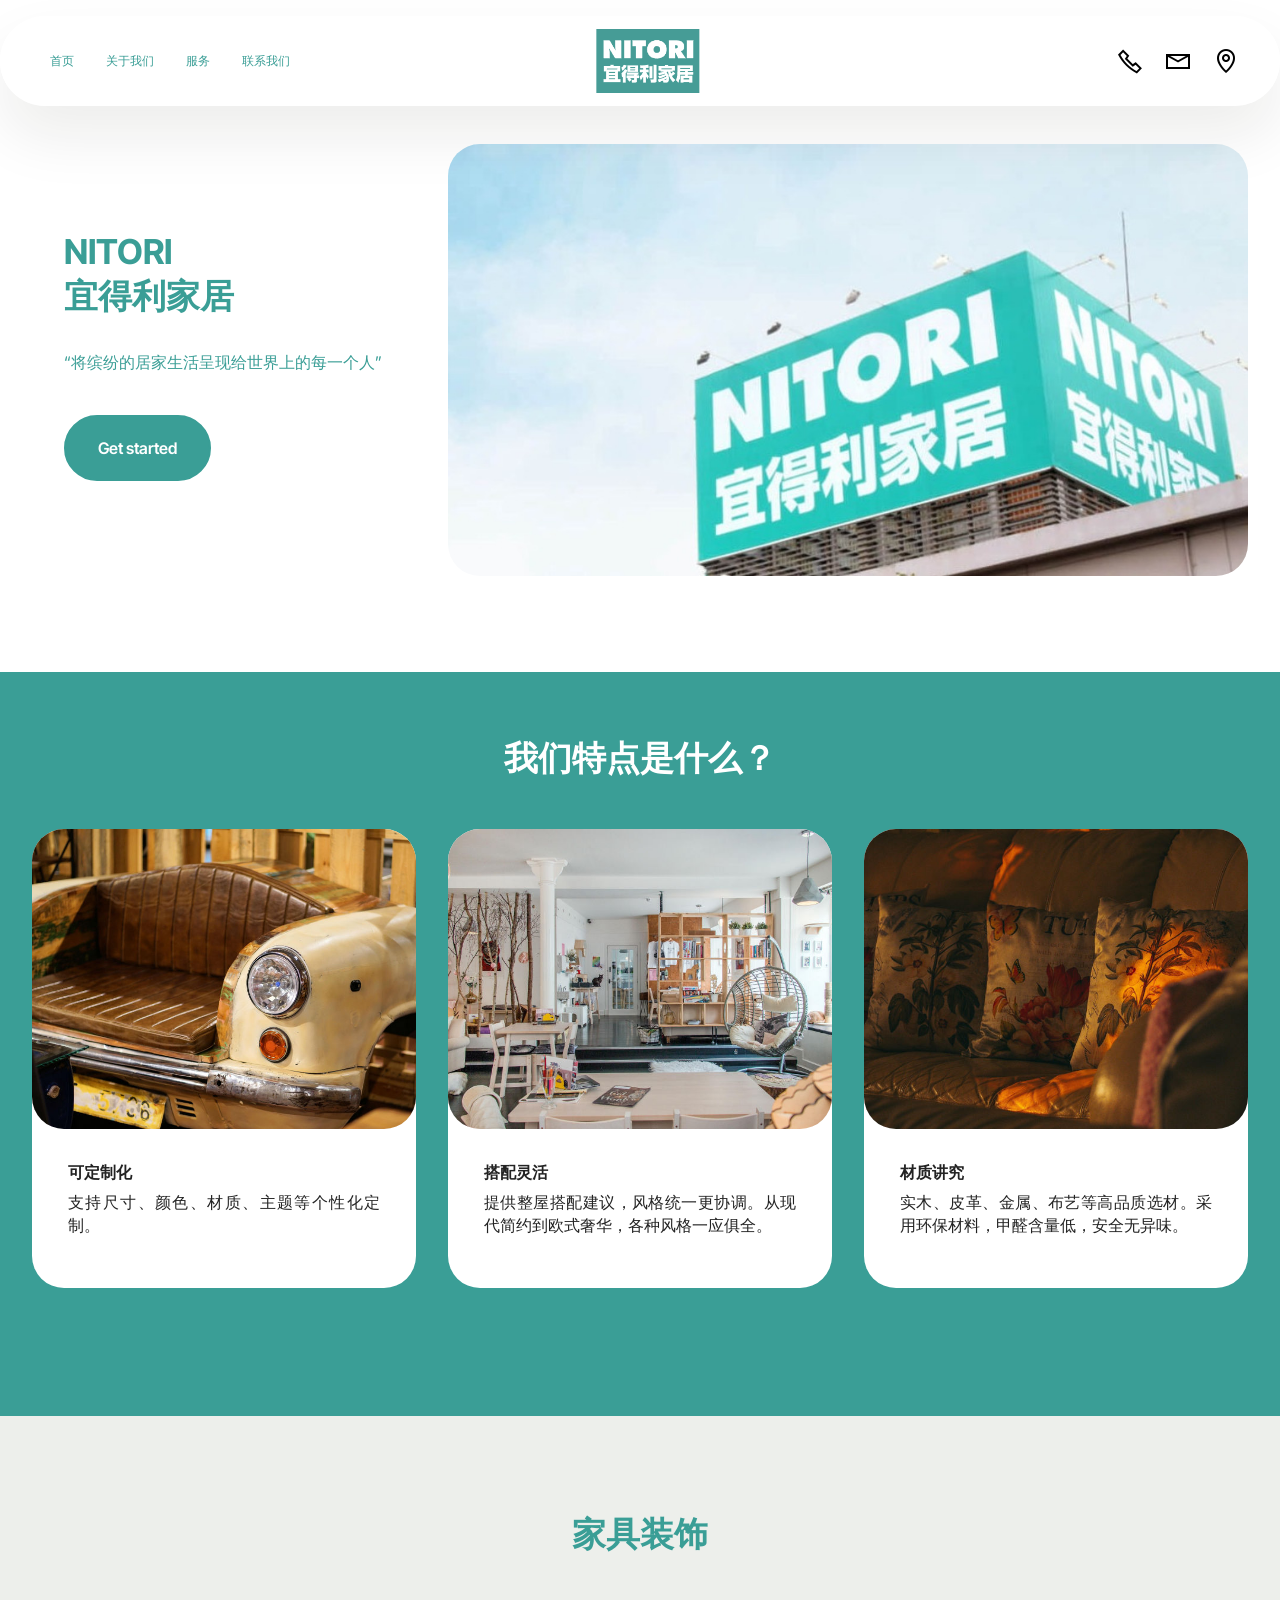
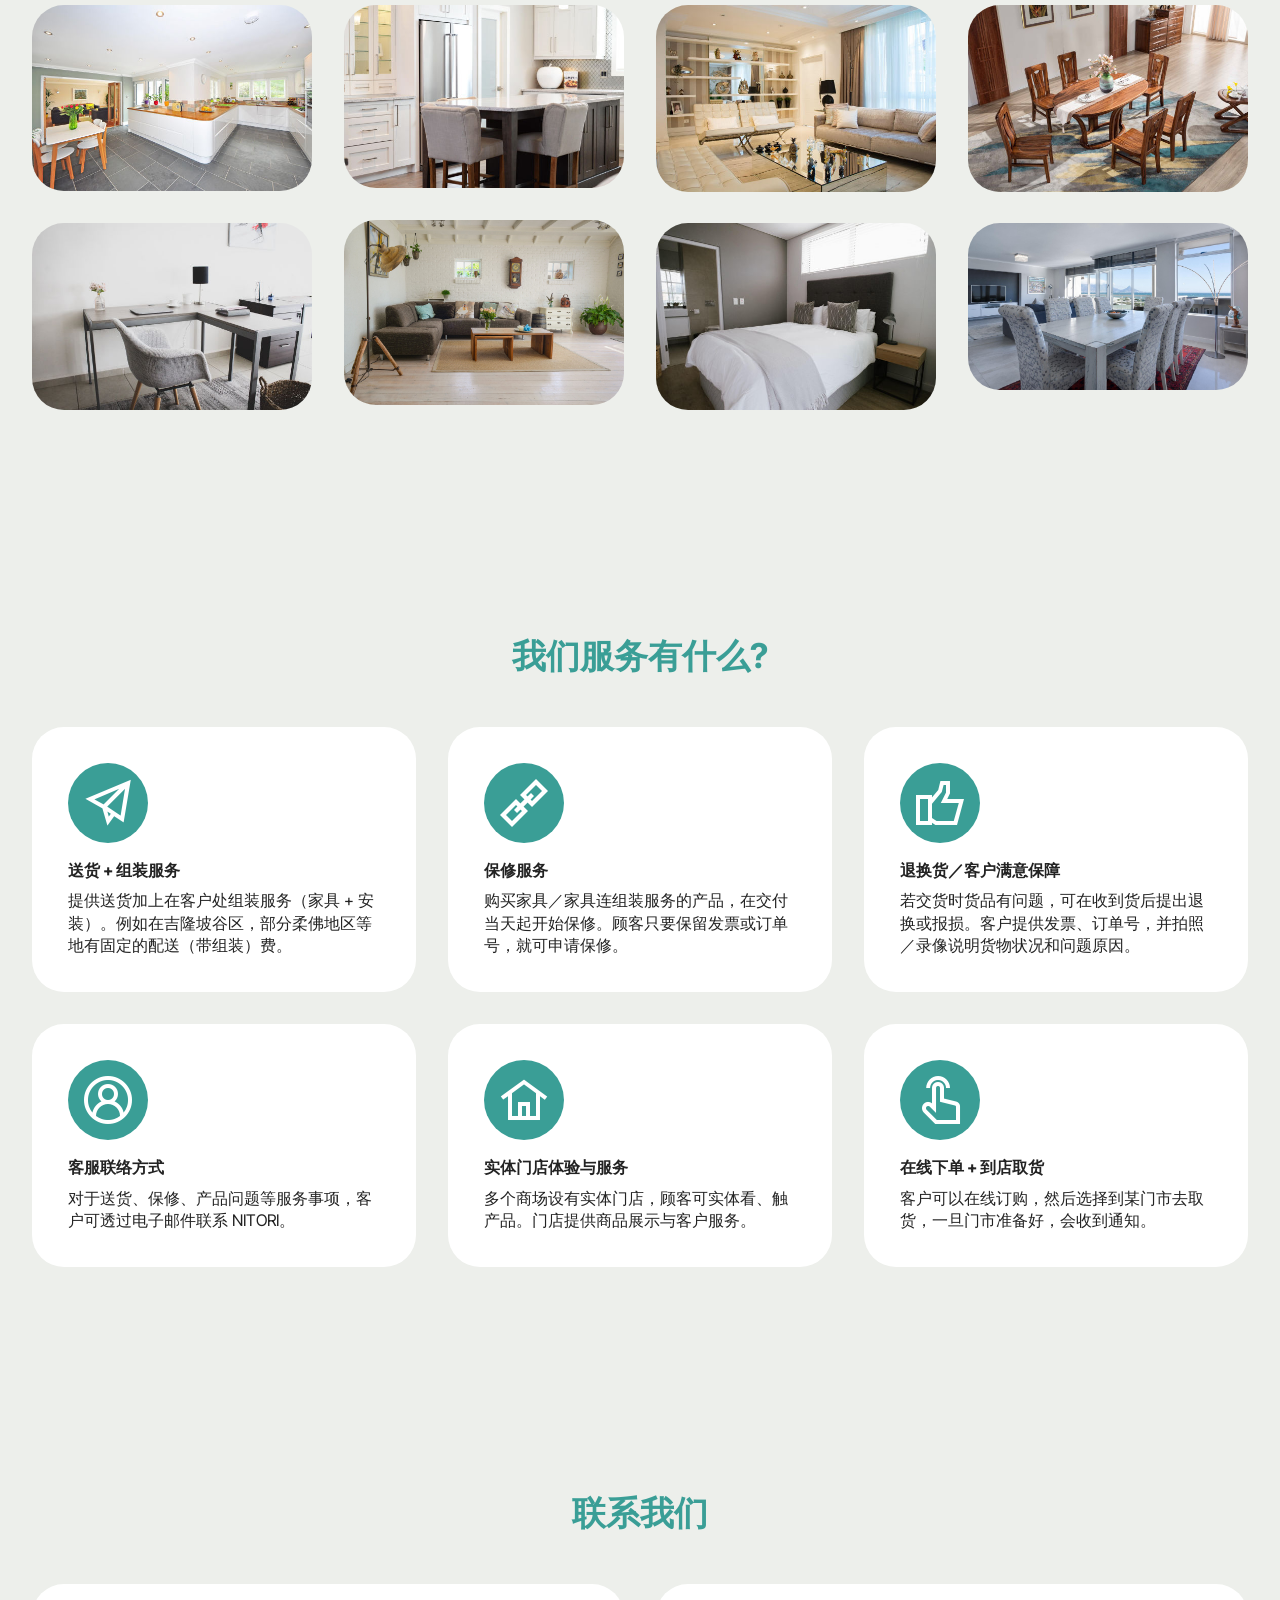
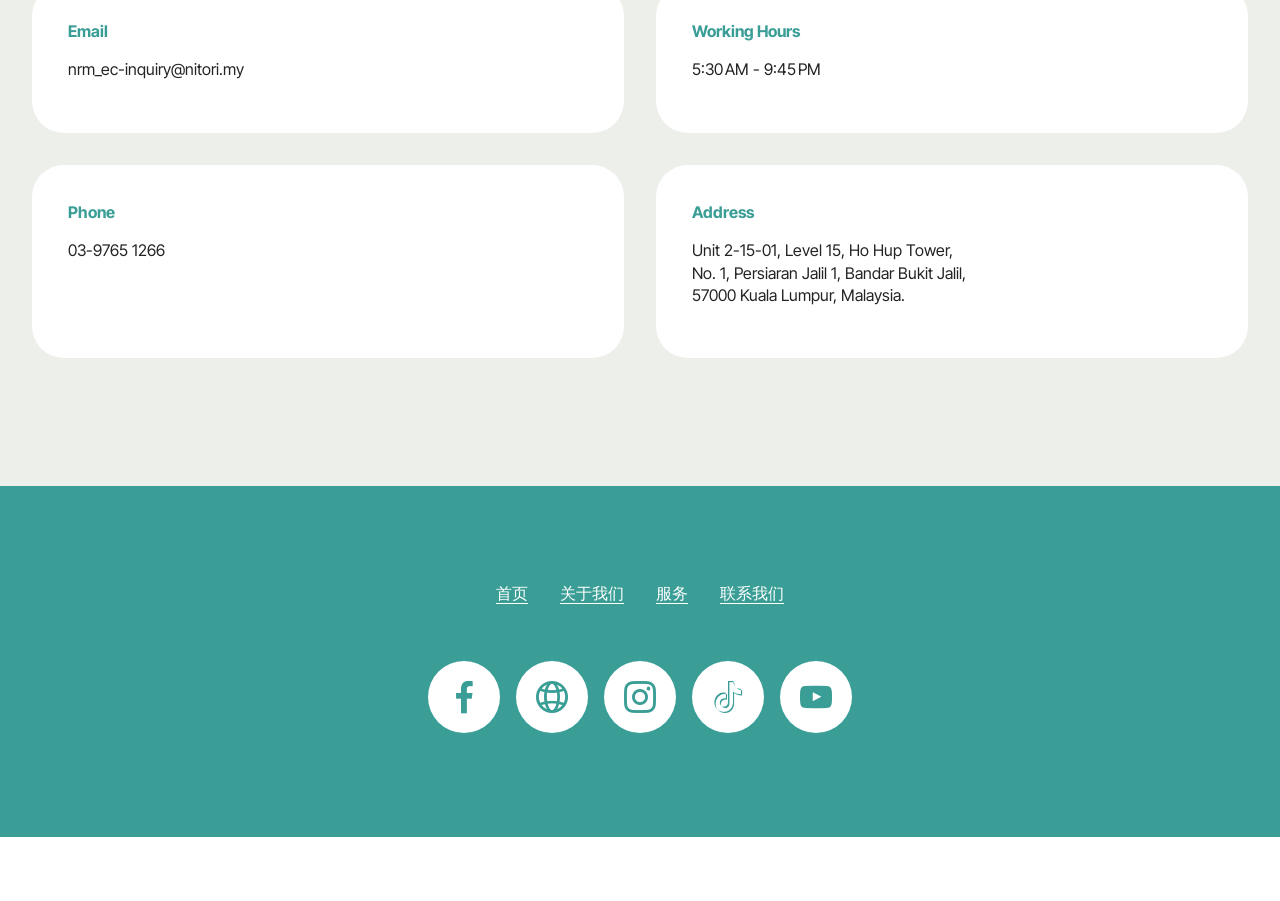
<file: index.html>
<!DOCTYPE html>
<html  >
<head>
  <!-- Site made with Mobirise Website Builder v6.1.4, https://mobirise.com -->
  <meta charset="UTF-8">
  <meta http-equiv="X-UA-Compatible" content="IE=edge">
  <meta name="generator" content="Mobirise v6.1.4, mobirise.com">
  <meta name="viewport" content="width=device-width, initial-scale=1, minimum-scale=1">
  <link rel="shortcut icon" href="assets/images/e688aae5b18f2025-10-062014.35.17-184x114.png" type="image/x-icon">
  <meta name="description" content="">
  
  
  <title>NITORI 宜得利家居</title>
  <link rel="stylesheet" href="assets/web/assets/mobirise-icons2/mobirise2.css">
  <link rel="stylesheet" href="assets/bootstrap/css/bootstrap.min.css">
  <link rel="stylesheet" href="assets/animatecss/animate.css">
  <link rel="stylesheet" href="assets/dropdown/css/style.css">
  <link rel="stylesheet" href="assets/socicon/css/styles.css">
  <link rel="stylesheet" href="assets/theme/css/style.css">
  <link rel="stylesheet" href="assets/gallery/style.css">
  <link rel="preload" href="https://fonts.googleapis.com/css?family=Inter+Tight:100,200,300,400,500,600,700,800,900,100i,200i,300i,400i,500i,600i,700i,800i,900i&display=swap" as="style" onload="this.onload=null;this.rel='stylesheet'">
  <noscript><link rel="stylesheet" href="https://fonts.googleapis.com/css?family=Inter+Tight:100,200,300,400,500,600,700,800,900,100i,200i,300i,400i,500i,600i,700i,800i,900i&display=swap"></noscript>
  <link rel="preload" as="style" href="assets/mobirise/css/mbr-additional.css?v=MXUywX"><link rel="stylesheet" href="assets/mobirise/css/mbr-additional.css?v=MXUywX" type="text/css">

  
  
  
</head>
<body>
  
  <section data-bs-version="5.1" class="menu menu3 cid-uYOBDHJBVQ" once="menu" id="menu03-1i">
	

	<nav class="navbar navbar-dropdown navbar-fixed-top navbar-expand-lg">
		<div class="container">
			<div class="navbar-brand">
				<span class="navbar-logo">
					<a href="index.html">
						<img src="assets/images/e688aae5b18f2025-10-062014.35.17-184x114.png" alt="Mobirise Website Builder" style="height: 4rem;">
					</a>
				</span>
				
			</div>
			<button class="navbar-toggler" type="button" data-toggle="collapse" data-bs-toggle="collapse" data-target="#navbarSupportedContent" data-bs-target="#navbarSupportedContent" aria-controls="navbarNavAltMarkup" aria-expanded="false" aria-label="Toggle navigation">
				<div class="hamburger">
					<span></span>
					<span></span>
					<span></span>
					<span></span>
				</div>
			</button>
			<div class="collapse navbar-collapse" id="navbarSupportedContent">
				<ul class="navbar-nav nav-dropdown nav-right" data-app-modern-menu="true"><li class="nav-item">
						<a class="nav-link link text-primary display-4" href="index.html">首页<br></a>
					</li><li class="nav-item"><a class="nav-link link text-primary display-4" href="关于我们.html">关于我们</a></li>
					<li class="nav-item">
						<a class="nav-link link show text-primary display-4" href="服务.html" aria-expanded="false">服务</a>
					</li>
					<li class="nav-item">
						<a class="nav-link link text-primary display-4" href="联系我们.html">联系我们</a>
					</li></ul>
				<div class="icons-menu">
					<a class="iconfont-wrapper" href="https://mobiri.se">
						<span class="p-2 mbr-iconfont mobi-mbri-phone mobi-mbri"></span>
					</a>
					<a class="iconfont-wrapper" href="https://mobiri.se">
						<span class="p-2 mbr-iconfont mobi-mbri-letter mobi-mbri"></span>
					</a>
					<a class="iconfont-wrapper" href="https://mobiri.se">
						<span class="p-2 mbr-iconfont mobi-mbri-map-pin mobi-mbri"></span>
					</a>
					
				</div>
				
			</div>
		</div>
	</nav>
</section>

<section data-bs-version="5.1" class="header1 cid-uYPa7K69yK" id="header01-1l">
	

	
	

	<div class="container-fluid">
		<div class="row justify-content-center">
			<div class="col-12 col-md-12 col-lg-8 image-wrapper">
				<img class="w-100" src="assets/images/sliderphoto-about-1-1580x694.jpeg" alt="Mobirise Website Builder">
			</div>
			<div class="col-12 col-lg col-md-12">
				<div class="text-wrapper align-left">
					<h1 class="mbr-section-title mbr-fonts-style mb-4 display-2">
						<strong>NITORI</strong><br><strong>宜得利家居</strong></h1>
					<p class="mbr-text mbr-fonts-style mb-4 display-7">“将缤纷的居家生活呈现给世界上的每一个人”</p>
					<div class="mbr-section-btn mt-3"><a class="btn btn-primary display-7" href="index.html#features04-w">Get started</a></div>
				</div>
			</div>
		</div>
	</div>
</section>

<section data-bs-version="5.1" class="features4 cid-tMlEXTHLbS" id="features04-w">
	
	
	<div class="container">
		<div class="row justify-content-center">
			<div class="col-12 content-head">
				<div class="mbr-section-head mb-5">
					<h4 class="mbr-section-title mbr-fonts-style align-center mb-0 display-2"><strong>我们特点是什么？</strong></h4>
					
					
				</div>
			</div>
		</div>
		<div class="row">
			<div class="item features-image col-12 col-md-6 col-lg-4">
				<div class="item-wrapper">
					<div class="item-img">
						<img src="assets/images/mbr-758x569.jpg" alt="Mobirise Website Builder">
					</div>
					<div class="item-content">
						<h5 class="item-title mbr-fonts-style display-5"><strong style="">可定制化</strong></h5>
						
						<p class="mbr-text mbr-fonts-style display-7">
							支持尺寸、颜色、材质、主题等个性化定制。</p>
						
					</div>

				</div>
			</div>
			<div class="item features-image col-12 col-md-6 col-lg-4">
				<div class="item-wrapper">
					<div class="item-img">
						<img src="assets/images/mbr-1-758x505.jpg" alt="Mobirise Website Builder">
					</div>
					<div class="item-content">
						<h5 class="item-title mbr-fonts-style display-5"><strong>搭配灵活</strong></h5>
						
						<p class="mbr-text mbr-fonts-style display-7">
							提供整屋搭配建议，风格统一更协调。从现代简约到欧式奢华，各种风格一应俱全。
						</p>
						
					</div>
				</div>
			</div>
			<div class="item features-image col-12 col-md-6 col-lg-4">
				<div class="item-wrapper">
					<div class="item-img">
						<img src="assets/images/mbr-758x505.jpg" alt="Mobirise Website Builder">
					</div>
					<div class="item-content">
						<h5 class="item-title mbr-fonts-style display-5"><strong>材质讲究</strong></h5>
						
						<p class="mbr-text mbr-fonts-style display-7">
							实木、皮革、金属、布艺等高品质选材。采用环保材料，甲醛含量低，安全无异味。<br>
						</p>
						
					</div>
				</div>
			</div>
		</div>
	</div>
</section>

<section data-bs-version="5.1" class="gallery1 mbr-gallery cid-tMlDYtQ5fF" id="gallery02-v">
    

    
    

    <div class="container-fluid">
        <div class="row justify-content-center">
            <div class="col-12 content-head">
                <div class="mbr-section-head mb-5">
                    <h3 class="mbr-section-title mbr-fonts-style align-center m-0 display-2"><strong>家具装饰</strong></h3>
                    
                </div>
            </div>
        </div>
        <div class="row mbr-gallery mbr-masonry" data-masonry="{&quot;percentPosition&quot;: true }">
            <div class="col-12 col-md-6 col-lg-3 item gallery-image active">
                <div class="item-wrapper" data-toggle="modal" data-bs-toggle="modal" data-target="#uZ6vUPE0cW-modal" data-bs-target="#uZ6vUPE0cW-modal">
                    <img class="w-100" src="assets/images/mbr-552x367.jpg" alt="Mobirise Website Builder" data-slide-to="0" data-bs-slide-to="0" data-target="#lb-uZ6vUPE0cW" data-bs-target="#lb-uZ6vUPE0cW">
                    <div class="icon-wrapper">
                        <span class="mobi-mbri mobi-mbri-search mbr-iconfont mbr-iconfont-btn"></span>
                    </div>
                </div>
                
            </div>
            <div class="col-12 col-md-6 col-lg-3 item gallery-image">
                <div class="item-wrapper" data-toggle="modal" data-bs-toggle="modal" data-target="#uZ6vUPE0cW-modal" data-bs-target="#uZ6vUPE0cW-modal">
                    <img class="w-100" src="assets/images/mbr-552x361.jpg" alt="Mobirise Website Builder" data-slide-to="1" data-bs-slide-to="1" data-target="#lb-uZ6vUPE0cW" data-bs-target="#lb-uZ6vUPE0cW">
                    <div class="icon-wrapper">
                        <span class="mobi-mbri mobi-mbri-search mbr-iconfont mbr-iconfont-btn"></span>
                    </div>
                </div>
                
            </div><div class="col-12 col-md-6 col-lg-3 item gallery-image">
                <div class="item-wrapper" data-toggle="modal" data-bs-toggle="modal" data-target="#uZ6vUPE0cW-modal" data-bs-target="#uZ6vUPE0cW-modal">
                    <img class="w-100" src="assets/images/mbr-2-552x368.jpg" alt="Mobirise Website Builder" data-slide-to="2" data-bs-slide-to="2" data-target="#lb-uZ6vUPE0cW" data-bs-target="#lb-uZ6vUPE0cW">
                    <div class="icon-wrapper">
                        <span class="mobi-mbri mobi-mbri-search mbr-iconfont mbr-iconfont-btn"></span>
                    </div>
                </div>
                
            </div><div class="col-12 col-md-6 col-lg-3 item gallery-image">
                <div class="item-wrapper" data-toggle="modal" data-bs-toggle="modal" data-target="#uZ6vUPE0cW-modal" data-bs-target="#uZ6vUPE0cW-modal">
                    <img class="w-100" src="assets/images/mbr-1-552x368.jpg" alt="Mobirise Website Builder" data-slide-to="3" data-bs-slide-to="3" data-target="#lb-uZ6vUPE0cW" data-bs-target="#lb-uZ6vUPE0cW">
                    <div class="icon-wrapper">
                        <span class="mobi-mbri mobi-mbri-search mbr-iconfont mbr-iconfont-btn"></span>
                    </div>
                </div>
                
            </div><div class="col-12 col-md-6 col-lg-3 item gallery-image">
                <div class="item-wrapper" data-toggle="modal" data-bs-toggle="modal" data-target="#uZ6vUPE0cW-modal" data-bs-target="#uZ6vUPE0cW-modal">
                    <img class="w-100" src="assets/images/mbr-1920x1270.jpg" alt="Mobirise Website Builder" data-slide-to="4" data-bs-slide-to="4" data-target="#lb-uZ6vUPE0cW" data-bs-target="#lb-uZ6vUPE0cW">
                    <div class="icon-wrapper">
                        <span class="mobi-mbri mobi-mbri-search mbr-iconfont mbr-iconfont-btn"></span>
                    </div>
                </div>
                
            </div>
            
            <div class="col-12 col-md-6 col-lg-3 item gallery-image">
                <div class="item-wrapper" data-toggle="modal" data-bs-toggle="modal" data-target="#uZ6vUPE0cW-modal" data-bs-target="#uZ6vUPE0cW-modal">
                    <img class="w-100" src="assets/images/mbr-3-552x368.jpg" alt="Mobirise Website Builder" data-slide-to="5" data-bs-slide-to="5" data-target="#lb-uZ6vUPE0cW" data-bs-target="#lb-uZ6vUPE0cW">
                    <div class="icon-wrapper">
                        <span class="mobi-mbri mobi-mbri-search mbr-iconfont mbr-iconfont-btn"></span>
                    </div>
                </div>
                
            </div><div class="col-12 col-md-6 col-lg-3 item gallery-image">
                <div class="item-wrapper" data-toggle="modal" data-bs-toggle="modal" data-target="#uZ6vUPE0cW-modal" data-bs-target="#uZ6vUPE0cW-modal">
                    <img class="w-100" src="assets/images/mbr-552x368.jpg" alt="Mobirise Website Builder" data-slide-to="6" data-bs-slide-to="6" data-target="#lb-uZ6vUPE0cW" data-bs-target="#lb-uZ6vUPE0cW">
                    <div class="icon-wrapper">
                        <span class="mobi-mbri mobi-mbri-search mbr-iconfont mbr-iconfont-btn"></span>
                    </div>
                </div>
                
            </div><div class="col-12 col-md-6 col-lg-3 item gallery-image">
                <div class="item-wrapper" data-toggle="modal" data-bs-toggle="modal" data-target="#uZ6vUPE0cW-modal" data-bs-target="#uZ6vUPE0cW-modal">
                    <img class="w-100" src="assets/images/mbr-1920x1143.jpg" alt="Mobirise Website Builder" data-slide-to="7" data-bs-slide-to="7" data-target="#lb-uZ6vUPE0cW" data-bs-target="#lb-uZ6vUPE0cW">
                    <div class="icon-wrapper">
                        <span class="mobi-mbri mobi-mbri-search mbr-iconfont mbr-iconfont-btn"></span>
                    </div>
                </div>
                
            </div>
            
            
            
        </div>

        <div class="modal mbr-slider" tabindex="-1" role="dialog" aria-hidden="true" id="uZ6vUPE0cW-modal">
            <div class="modal-dialog" role="document">
                <div class="modal-content">
                    <div class="modal-body">
                        <div class="carousel slide" id="lb-uZ6vUPE0cW" data-interval="5000" data-bs-interval="5000">
                            <div class="carousel-inner">
                                <div class="carousel-item active">
                                    <img class="d-block w-100" src="assets/images/mbr-552x367.jpg" alt="Mobirise Website Builder">
                                </div>
                                <div class="carousel-item">
                                    <img class="d-block w-100" src="assets/images/mbr-552x361.jpg" alt="Mobirise Website Builder">
                                </div><div class="carousel-item">
                                    <img class="d-block w-100" src="assets/images/mbr-2-552x368.jpg" alt="Mobirise Website Builder">
                                </div><div class="carousel-item">
                                    <img class="d-block w-100" src="assets/images/mbr-1-552x368.jpg" alt="Mobirise Website Builder">
                                </div><div class="carousel-item">
                                    <img class="d-block w-100" src="assets/images/mbr-1920x1270.jpg" alt="Mobirise Website Builder">
                                </div>
                                
                                <div class="carousel-item">
                                    <img class="d-block w-100" src="assets/images/mbr-3-552x368.jpg" alt="Mobirise Website Builder">
                                </div><div class="carousel-item">
                                    <img class="d-block w-100" src="assets/images/mbr-552x368.jpg" alt="Mobirise Website Builder">
                                </div><div class="carousel-item">
                                    <img class="d-block w-100" src="assets/images/mbr-1920x1143.jpg" alt="Mobirise Website Builder">
                                </div>
                                
                                
                                
                            </div>
                            <ol class="carousel-indicators">
                                <li data-slide-to="0" data-bs-slide-to="0" class="active" data-target="#lb-uZ6vUPE0cW" data-bs-target="#lb-uZ6vUPE0cW"></li>
                                <li data-slide-to="1" data-bs-slide-to="1" data-target="#lb-uZ6vUPE0cW" data-bs-target="#lb-uZ6vUPE0cW"></li>
                                <li data-slide-to="2" data-bs-slide-to="2" data-target="#lb-uZ6vUPE0cW" data-bs-target="#lb-uZ6vUPE0cW"></li><li data-slide-to="3" data-bs-slide-to="3" data-target="#lb-uZ6vUPE0cW" data-bs-target="#lb-uZ6vUPE0cW"></li>
                                <li data-slide-to="4" data-bs-slide-to="4" data-target="#lb-uZ6vUPE0cW" data-bs-target="#lb-uZ6vUPE0cW"></li>
                                <li data-slide-to="5" data-bs-slide-to="5" data-target="#lb-uZ6vUPE0cW" data-bs-target="#lb-uZ6vUPE0cW"></li>
                                <li data-slide-to="6" data-bs-slide-to="6" data-target="#lb-uZ6vUPE0cW" data-bs-target="#lb-uZ6vUPE0cW"></li><li data-slide-to="7" data-bs-slide-to="7" data-target="#lb-uZ6vUPE0cW" data-bs-target="#lb-uZ6vUPE0cW"></li>
                                
                            </ol>
                            <a role="button" href="" class="close" data-dismiss="modal" data-bs-dismiss="modal" aria-label="Close">
                            </a>
                            <a class="carousel-control-prev carousel-control" role="button" data-slide="prev" data-bs-slide="prev" href="#lb-uZ6vUPE0cW">
                                <span class="mobi-mbri mobi-mbri-arrow-prev" aria-hidden="true"></span>
                                <span class="sr-only visually-hidden">Previous</span>
                            </a>
                            <a class="carousel-control-next carousel-control" role="button" data-slide="next" data-bs-slide="next" href="#lb-uZ6vUPE0cW">
                                <span class="mobi-mbri mobi-mbri-arrow-next" aria-hidden="true"></span>
                                <span class="sr-only visually-hidden">Next</span>
                            </a>
                        </div>
                    </div>
                </div>
            </div>
        </div>
    </div>
</section>

<section data-bs-version="5.1" class="features22 cid-uZ0UeXzhMw" id="features022-2b">
  

  
  
  <div class="container">
    <div class="row mb-5 justify-content-center">
      <div class="col-12 content-head">
        <h3 class="mbr-section-title mbr-fonts-style align-center mb-0 display-2">
          <strong>我们服务有什么?</strong>
        </h3>
        
      </div>
    </div>
    <div class="row mbr-masonry" data-masonry="{&quot;percentPosition&quot;: true }">
      <div class="item features-without-image col-12 col-md-6 col-lg-4 item-mb">
        <div class="item-wrapper">
          <div class="card-box align-left">
            <div class="iconfont-wrapper">
              <span class="mbr-iconfont mobi-mbri-paper-plane mobi-mbri"></span>
            </div>
            <h5 class="card-title mbr-fonts-style display-5"><strong>送货 + 组装服务</strong></h5>
            <p class="card-text mbr-fonts-style display-7">提供送货加上在客户处组装服务（家具 + 安装）。例如在吉隆坡谷区，部分柔佛地区等地有固定的配送（带组装）费。</p>

            
          </div>
        </div>
      </div>
      <div class="item features-without-image col-12 col-md-6 col-lg-4 item-mb">
        <div class="item-wrapper">
          <div class="card-box align-left">
            <div class="iconfont-wrapper">
              <span class="mbr-iconfont mobi-mbri-link mobi-mbri"></span>
            </div>
            <h5 class="card-title mbr-fonts-style display-5">
              <strong>保修服务</strong>
            </h5>
            <p class="card-text mbr-fonts-style display-7">购买家具／家具连组装服务的产品，在交付当天起开始保修。顾客只要保留发票或订单号，就可申请保修。</p>

            
          </div>
        </div>
      </div>
      <div class="item features-without-image col-12 col-md-6 col-lg-4 item-mb">
        <div class="item-wrapper">
          <div class="card-box align-left">
            <div class="iconfont-wrapper">
              <span class="mbr-iconfont mobi-mbri-like mobi-mbri"></span>
            </div>
            <h5 class="card-title mbr-fonts-style display-5">
              <strong>退换货／客户满意保障</strong>
            </h5>
            <p class="card-text mbr-fonts-style display-7">若交货时货品有问题，可在收到货后提出退换或报损。客户提供发票、订单号，并拍照／录像说明货物状况和问题原因。</p>

            
          </div>
        </div>
      </div>
      <div class="item features-without-image col-12 col-md-6 col-lg-4 item-mb">
        <div class="item-wrapper">
          <div class="card-box align-left">
            <div class="iconfont-wrapper">
              <span class="mbr-iconfont mobi-mbri-user-2 mobi-mbri"></span>
            </div>
            <h5 class="card-title mbr-fonts-style display-5">
              <strong>客服联络方式</strong>
            </h5>
            <p class="card-text mbr-fonts-style display-7">对于送货、保修、产品问题等服务事项，客户可透过电子邮件联系 NITORI。</p>

            
          </div>
        </div>
      </div>
      <div class="item features-without-image col-12 col-md-6 col-lg-4 item-mb">
        <div class="item-wrapper">
          <div class="card-box align-left">
            <div class="iconfont-wrapper">
              <span class="mbr-iconfont mobi-mbri-home mobi-mbri"></span>
            </div>
            <h5 class="card-title mbr-fonts-style display-5">
              <strong>实体门店体验与服务</strong></h5>
            <p class="card-text mbr-fonts-style display-7">多个商场设有实体门店，顾客可实体看、触产品。门店提供商品展示与客户服务。</p>

            
          </div>
        </div>
      </div>
      <div class="item features-without-image col-12 col-md-6 col-lg-4 item-mb">
        <div class="item-wrapper">
          <div class="card-box align-left">
            <div class="iconfont-wrapper">
              <span class="mbr-iconfont mobi-mbri-touch mobi-mbri"></span>
            </div>
            <h5 class="card-title mbr-fonts-style display-5"><strong>在线下单 + 到店取货</strong></h5>
            <p class="card-text mbr-fonts-style display-7">客户可以在线订购，然后选择到某门市去取货，一旦门市准备好，会收到通知。</p>

            
          </div>
        </div>
      </div>
    </div>
  </div>
</section>

<section data-bs-version="5.1" class="contacts01 cid-uYPlB8qtbs" id="contacts01-1m">
    

    
    
    <div class="container">
        <div class="row justify-content-center">
            <div class="col-12 content-head">
                <div class="mbr-section-head mb-5">
                    <h3 class="mbr-section-title mbr-fonts-style align-center mb-0 display-2">
                        <strong>联系我们</strong>
                    </h3>
                    
                </div>
            </div>
        </div>
        <div class="row">
            
            <div class="item features-without-image col-12 col-md-6 active">
                <div class="item-wrapper">
                    <div class="text-wrapper">
                        <h6 class="card-title mbr-fonts-style mb-3 display-5">
                            <strong>Email</strong>
                        </h6>
                        <p class="mbr-text mbr-fonts-style display-7">nrm_ec-inquiry@nitori.my</p>
                    </div>
                </div>
            </div>
            
            <div class="item features-without-image col-12 col-md-6">
                <div class="item-wrapper">
                    <div class="text-wrapper">
                        <h6 class="card-title mbr-fonts-style mb-3 display-5">
                            <strong>Working Hours</strong>
                        </h6>
                        <p class="mbr-text mbr-fonts-style display-7">5:30 AM - 9:45 PM</p>
                    </div>
                </div>
            </div><div class="item features-without-image col-12 col-md-6">
                <div class="item-wrapper">
                    <div class="text-wrapper">
                        <h6 class="card-title mbr-fonts-style mb-3 display-5">
                            <strong>Phone</strong>
                        </h6>
                        <p class="mbr-text mbr-fonts-style display-7">03-9765 1266<br></p>
                    </div>
                </div>
            </div><div class="item features-without-image col-12 col-md-6">
                <div class="item-wrapper">
                    <div class="text-wrapper">
                        <h6 class="card-title mbr-fonts-style mb-3 display-5"><strong>Address</strong></h6>
                        <p class="mbr-text mbr-fonts-style display-7">Unit 2-15-01, Level 15, Ho Hup Tower,<br>No. 1, Persiaran Jalil 1, Bandar Bukit Jalil,<br>57000 Kuala Lumpur, Malaysia.<br></p>
                    </div>
                </div>
            </div>
        </div>
    </div>
</section>

<section data-bs-version="5.1" class="footer1 programm5 cid-tJS9NNcTLZ" once="footers" id="footer03-8">

        

    

    <div class="container">
        <div class="row">

            <div class="row-links mb-4">
                <ul class="header-menu">
                  
                  
                  
                  
                <li class="header-menu-item mbr-fonts-style display-5"><a href="index.html#top" class="text-danger text-primary">首页</a></li><li class="header-menu-item mbr-fonts-style display-5"><a href="关于我们.html" class="text-danger text-primary">关于我们</a></li><li class="header-menu-item mbr-fonts-style display-5"><a href="服务.html" class="text-danger text-primary">服务</a></li><li class="header-menu-item mbr-fonts-style display-5"><a href="联系我们.html" class="text-danger text-primary">联系我们</a></li></ul>
              </div>

            <div class="col-12">
                <div class="social-row">
                    <div class="soc-item">
                        <a href="https://www.facebook.com/nitorimalaysia" target="_blank">
                            <span class="mbr-iconfont display-7 socicon-facebook socicon"></span>
                        </a>
                    </div>
                    <div class="soc-item">
                        <a href="https://www.nitori.my/?fbclid=IwY2xjawNRlmVleHRuA2FlbQIxMABicmlkETF6TjRWUklYNFBpUUo5alRRAR4hcwIQFSWiM9ZbriXhK7UO5gyzzG9yYML3xh4Sahw8YmFpULLWIyIrYfHmEg_aem_2eUm2-6MYr-SnxK9jcPv9w" target="_blank">
                            <span class="mbr-iconfont mobi-mbri-globe-2 mobi-mbri"></span>
                        </a>
                    </div>
                    <div class="soc-item">
                        <a href="https://www.instagram.com/nitorimalaysia?fbclid=IwY2xjawNRlaRleHRuA2FlbQIxMABicmlkETF6TjRWUklYNFBpUUo5alRRAR5lDYYTu0BoXCdFao-98LfBmDwY7vx-JPfzyen5ynvJ0OUwC6YeRr8m8_6-cQ_aem_xb55ysg3v9WOBbF4nXBuOQ" target="_blank">
                            <span class="mbr-iconfont socicon-instagram socicon"></span>
                        </a>
                    </div>
                    <div class="soc-item">
                        <a href="https://www.tiktok.com/@nitorimalaysia" target="_blank">
                            <span class="mbr-iconfont socicon-tiktok socicon"></span>
                        </a>
                    </div>
                    <div class="soc-item">
                        <a href="http://youtube.com/@NitoriMalaysiaOfficial" target="_blank">
                            <span class="mbr-iconfont socicon-youtube socicon"></span>
                        </a>
                    </div>
                </div>
            </div>
            
        </div>
    </div>
</section><section class="display-7" style="padding: 0;align-items: center;justify-content: center;flex-wrap: wrap;    align-content: center;display: flex;position: relative;height: 4rem;"><a href="https://mobiri.se/4250558" style="flex: 1 1;height: 4rem;position: absolute;width: 100%;z-index: 1;"><img alt="" style="height: 4rem;" src="[data-uri]"></a><p style="margin: 0;text-align: center;" class="display-7">&#8204;</p><a style="z-index:1" href="https://mobirise.com"> Website Building Software</a></section><script src="assets/bootstrap/js/bootstrap.bundle.min.js"></script>  <script src="assets/smoothscroll/smooth-scroll.js"></script>  <script src="assets/ytplayer/index.js"></script>  <script src="assets/dropdown/js/navbar-dropdown.js"></script>  <script src="assets/masonry/masonry.pkgd.min.js"></script>  <script src="assets/imagesloaded/imagesloaded.pkgd.min.js"></script>  <script src="assets/theme/js/script.js"></script>  <script src="assets/gallery/player.min.js"></script>  <script src="assets/gallery/script.js"></script>  
  
  
  <input name="animation" type="hidden">
  </body>
</html>
</file>
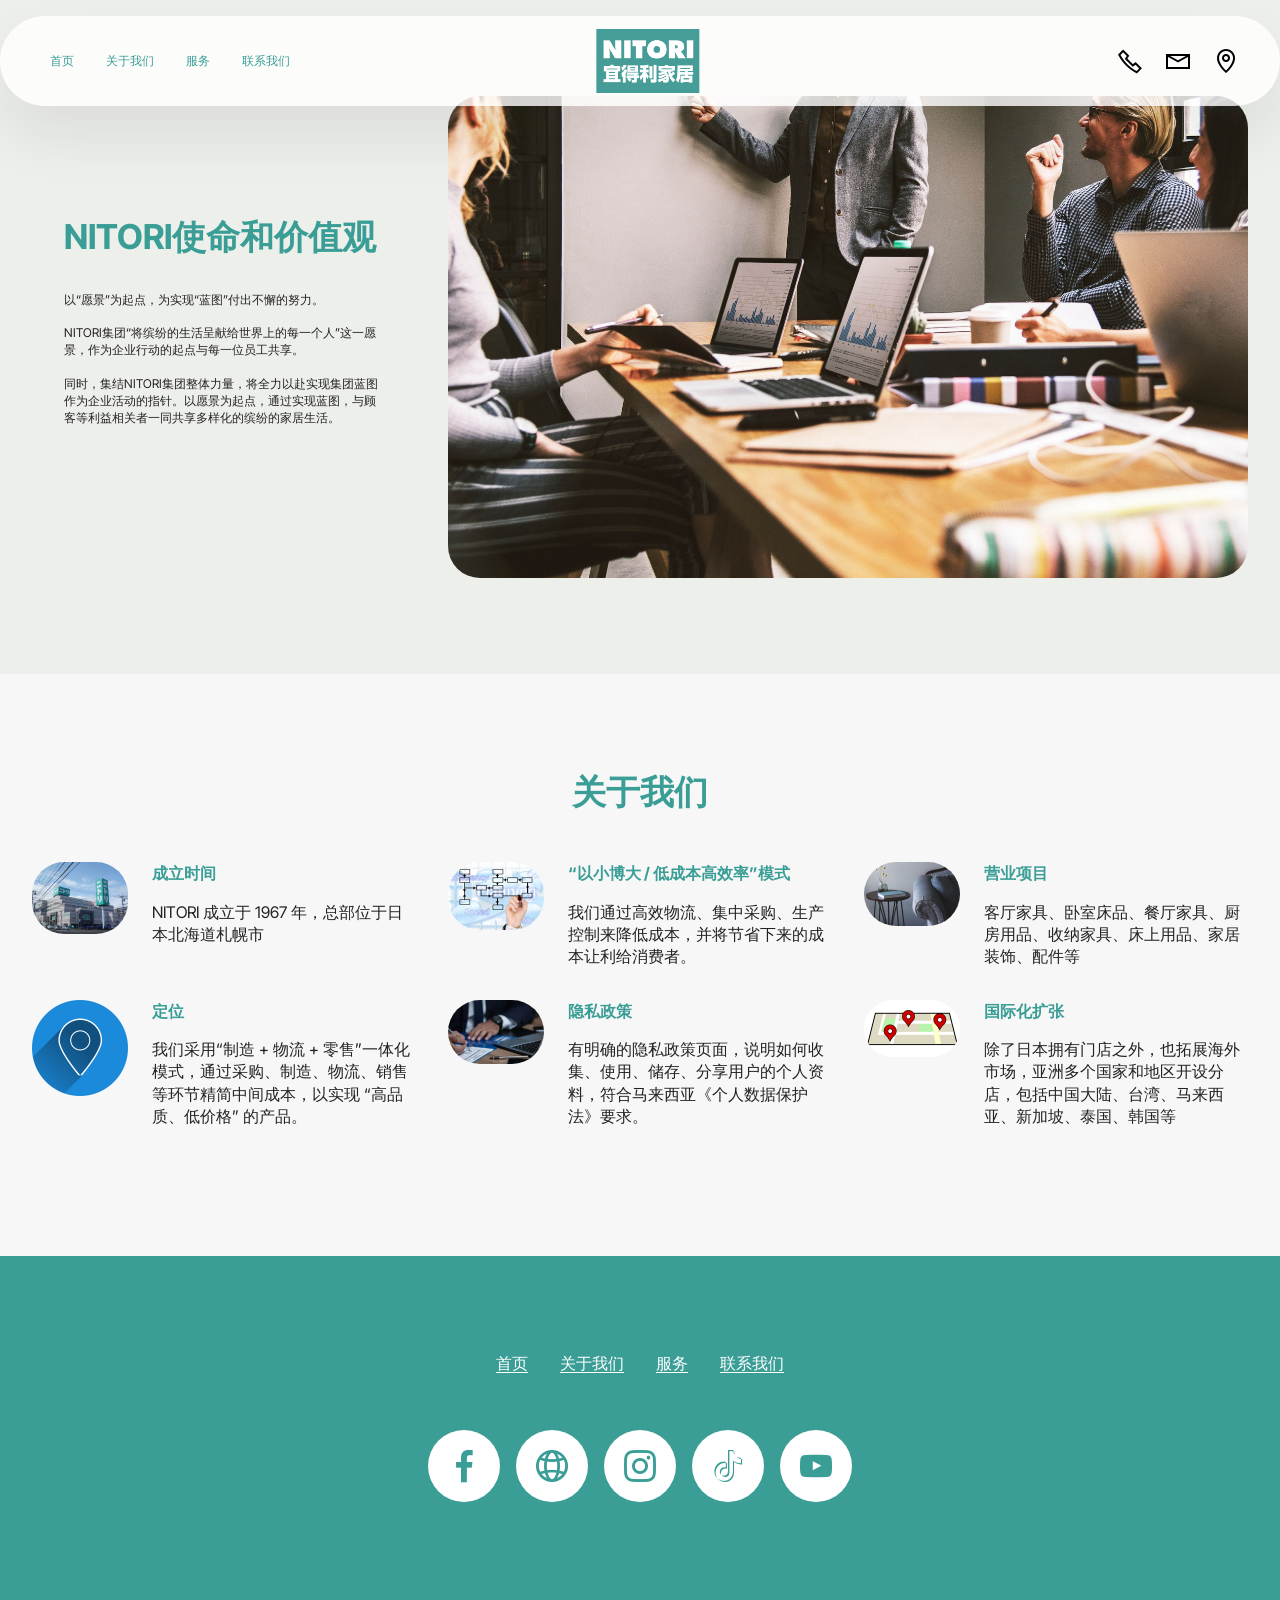
<file: 关于我们.html>
<!DOCTYPE html>
<html  >
<head>
  <!-- Site made with Mobirise Website Builder v6.1.4, https://mobirise.com -->
  <meta charset="UTF-8">
  <meta http-equiv="X-UA-Compatible" content="IE=edge">
  <meta name="generator" content="Mobirise v6.1.4, mobirise.com">
  <meta name="viewport" content="width=device-width, initial-scale=1, minimum-scale=1">
  <link rel="shortcut icon" href="assets/images/e688aae5b18f2025-10-062014.35.17-184x114.png" type="image/x-icon">
  <meta name="description" content="">
  
  
  <title>关于我们</title>
  <link rel="stylesheet" href="assets/web/assets/mobirise-icons2/mobirise2.css">
  <link rel="stylesheet" href="assets/bootstrap/css/bootstrap.min.css">
  <link rel="stylesheet" href="assets/animatecss/animate.css">
  <link rel="stylesheet" href="assets/dropdown/css/style.css">
  <link rel="stylesheet" href="assets/socicon/css/styles.css">
  <link rel="stylesheet" href="assets/theme/css/style.css">
  <link rel="preload" href="https://fonts.googleapis.com/css?family=Inter+Tight:100,200,300,400,500,600,700,800,900,100i,200i,300i,400i,500i,600i,700i,800i,900i&display=swap" as="style" onload="this.onload=null;this.rel='stylesheet'">
  <noscript><link rel="stylesheet" href="https://fonts.googleapis.com/css?family=Inter+Tight:100,200,300,400,500,600,700,800,900,100i,200i,300i,400i,500i,600i,700i,800i,900i&display=swap"></noscript>
  <link rel="preload" as="style" href="assets/mobirise/css/mbr-additional.css?v=nYVkmO"><link rel="stylesheet" href="assets/mobirise/css/mbr-additional.css?v=nYVkmO" type="text/css">

  
  
  
</head>
<body>
  
  <section data-bs-version="5.1" class="menu menu3 cid-uYOBDHJBVQ" once="menu" id="menu03-1s">
	

	<nav class="navbar navbar-dropdown navbar-fixed-top navbar-expand-lg">
		<div class="container">
			<div class="navbar-brand">
				<span class="navbar-logo">
					<a href="index.html">
						<img src="assets/images/e688aae5b18f2025-10-062014.35.17-184x114.png" alt="Mobirise Website Builder" style="height: 4rem;">
					</a>
				</span>
				
			</div>
			<button class="navbar-toggler" type="button" data-toggle="collapse" data-bs-toggle="collapse" data-target="#navbarSupportedContent" data-bs-target="#navbarSupportedContent" aria-controls="navbarNavAltMarkup" aria-expanded="false" aria-label="Toggle navigation">
				<div class="hamburger">
					<span></span>
					<span></span>
					<span></span>
					<span></span>
				</div>
			</button>
			<div class="collapse navbar-collapse" id="navbarSupportedContent">
				<ul class="navbar-nav nav-dropdown nav-right" data-app-modern-menu="true"><li class="nav-item">
						<a class="nav-link link text-primary display-4" href="index.html">首页<br></a>
					</li><li class="nav-item"><a class="nav-link link text-primary display-4" href="关于我们.html">关于我们</a></li>
					<li class="nav-item">
						<a class="nav-link link show text-primary display-4" href="服务.html" aria-expanded="false">服务</a>
					</li>
					<li class="nav-item">
						<a class="nav-link link text-primary display-4" href="联系我们.html">联系我们</a>
					</li></ul>
				<div class="icons-menu">
					<a class="iconfont-wrapper" href="https://mobiri.se">
						<span class="p-2 mbr-iconfont mobi-mbri-phone mobi-mbri"></span>
					</a>
					<a class="iconfont-wrapper" href="https://mobiri.se">
						<span class="p-2 mbr-iconfont mobi-mbri-letter mobi-mbri"></span>
					</a>
					<a class="iconfont-wrapper" href="https://mobiri.se">
						<span class="p-2 mbr-iconfont mobi-mbri-map-pin mobi-mbri"></span>
					</a>
					
				</div>
				
			</div>
		</div>
	</nav>
</section>

<section data-bs-version="5.1" class="header1 cid-uYUWc59kur" id="header01-20">
	

	
	

	<div class="container-fluid">
		<div class="row justify-content-center">
			<div class="col-12 col-md-12 col-lg-8 image-wrapper">
				<img class="w-100" src="assets/images/mbr-1580x951.jpg" alt="Mobirise Website Builder">
			</div>
			<div class="col-12 col-lg col-md-12">
				<div class="text-wrapper align-left">
					<h1 class="mbr-section-title mbr-fonts-style mb-4 display-2">
						<strong>NITORI使命和价值观</strong></h1>
					<p class="mbr-text mbr-fonts-style mb-4 display-4">
						以“愿景”为起点，为实现“蓝图”付出不懈的努力。<br><br>NITORI集团“将缤纷的生活呈献给世界上的每一个人”这一愿景，作为企业行动的起点与每一位员工共享。<br><br>同时，集结NITORI集团整体力量，将全力以赴实现集团蓝图作为企业活动的指针。以愿景为起点，通过实现蓝图，与顾客等利益相关者一同共享多样化的缤纷的家居生活。<br>
					</p>
					
				</div>
			</div>
		</div>
	</div>
</section>

<section data-bs-version="5.1" class="features15 cid-uYUTKibgpD" id="features015-1z">
	

	
	
	<div class="container">
		<div class="row justify-content-center">
			<div class="col-12 content-head">
				<div class="mbr-section-head mb-5">
					<h4 class="mbr-section-title mbr-fonts-style align-center mb-0 display-2">
						<strong>关于我们</strong>
					</h4>
					
				</div>
			</div>
		</div>
		<div class="row">
			<div class="item features-without-image col-12 col-lg-4 active">
				<div class="item-wrapper">
					<div class="img-wrapper">
						<img src="assets/images/nitori-main-office-192x144.jpg" alt="Mobirise Website Builder" data-slide-to="0" data-bs-slide-to="0">
					</div>
					<div class="card-box">
						<h4 class="card-title mbr-fonts-style mb-0 display-7"><strong>成立时间</strong></h4>
						<h5 class="card-text mbr-fonts-style mt-3 display-7">
							<div>NITORI 成立于 1967 年，总部位于日本北海道札幌市</div>
						</h5>
					</div>
				</div>
			</div>
			
			
			
			
			

			<div class="item features-without-image col-12 col-lg-4">
				<div class="item-wrapper">
					<div class="img-wrapper">
						<img src="assets/images/mbr-192x136.jpg" alt="Mobirise Website Builder" data-slide-to="1" data-bs-slide-to="1">
					</div>
					<div class="card-box">
						<h4 class="card-title mbr-fonts-style mb-0 display-7"><strong>“以小博大 / 低成本高效率”模式</strong></h4>
						<h5 class="card-text mbr-fonts-style mt-3 display-7">我们通过高效物流、集中采购、生产控制来降低成本，并将节省下来的成本让利给消费者。</h5>
					</div>
				</div>
			</div><div class="item features-without-image col-12 col-lg-4">
				<div class="item-wrapper">
					<div class="img-wrapper">
						<img src="assets/images/mbr-1-192x128.jpg" alt="Mobirise Website Builder" data-slide-to="2" data-bs-slide-to="2">
					</div>
					<div class="card-box">
						<h4 class="card-title mbr-fonts-style mb-0 display-7">
							<strong>营业项目</strong>
						</h4>
						<h5 class="card-text mbr-fonts-style mt-3 display-7">
							客厅家具、卧室床品、餐厅家具、厨房用品、收纳家具、床上用品、家居装饰、配件等
						</h5>
					</div>
				</div>
			</div>
			
			<div class="item features-without-image col-12 col-lg-4">
				<div class="item-wrapper">
					<div class="img-wrapper">
						<img src="assets/images/mbr-1-192x192.png" alt="Mobirise Website Builder" data-bs-slide-to="6" data-slide-to="6">
					</div>
					<div class="card-box">
						<h4 class="card-title mbr-fonts-style mb-0 display-7">
							<strong>定位</strong>
						</h4>
						<h5 class="card-text mbr-fonts-style mt-3 display-7">我们采用“制造 + 物流 + 零售”一体化模式，通过采购、制造、物流、销售等环节精简中间成本，以实现 “高品质、低价格” 的产品。</h5>
					</div>
				</div>
			</div><div class="item features-without-image col-12 col-lg-4">
				<div class="item-wrapper">
					<div class="img-wrapper">
						<img src="assets/images/mbr-192x128.jpg" alt="Mobirise Website Builder" data-bs-slide-to="7" data-slide-to="7">
					</div>
					<div class="card-box">
						<h4 class="card-title mbr-fonts-style mb-0 display-7"><strong>隐私政策</strong></h4>
						<h5 class="card-text mbr-fonts-style mt-3 display-7">有明确的隐私政策页面，说明如何收集、使用、储存、分享用户的个人资料，符合马来西亚《个人数据保护法》要求。</h5>
					</div>
				</div>
			</div><div class="item features-without-image col-12 col-lg-4">
				<div class="item-wrapper">
					<div class="img-wrapper">
						<img src="assets/images/mbr-192x114.png" alt="Mobirise Website Builder" data-slide-to="8" data-bs-slide-to="8">
					</div>
					<div class="card-box">
						<h4 class="card-title mbr-fonts-style mb-0 display-7">
							<strong>国际化扩张</strong>
						</h4>
						<h5 class="card-text mbr-fonts-style mt-3 display-7">除了日本拥有门店之外，也拓展海外市场，亚洲多个国家和地区开设分店，包括中国大陆、台湾、马来西亚、新加坡、泰国、韩国等</h5>
					</div>
				</div>
			</div>
		</div>
	</div>
</section>

<section data-bs-version="5.1" class="footer1 programm5 cid-tJS9NNcTLZ" once="footers" id="footer03-1t">

        

    

    <div class="container">
        <div class="row">

            <div class="row-links mb-4">
                <ul class="header-menu">
                  
                  
                  
                  
                <li class="header-menu-item mbr-fonts-style display-5"><a href="index.html#top" class="text-danger text-primary">首页</a></li><li class="header-menu-item mbr-fonts-style display-5"><a href="关于我们.html" class="text-danger text-primary">关于我们</a></li><li class="header-menu-item mbr-fonts-style display-5"><a href="服务.html" class="text-danger text-primary">服务</a></li><li class="header-menu-item mbr-fonts-style display-5"><a href="联系我们.html" class="text-danger text-primary">联系我们</a></li></ul>
              </div>

            <div class="col-12">
                <div class="social-row">
                    <div class="soc-item">
                        <a href="https://www.facebook.com/nitorimalaysia" target="_blank">
                            <span class="mbr-iconfont display-7 socicon-facebook socicon"></span>
                        </a>
                    </div>
                    <div class="soc-item">
                        <a href="https://www.nitori.my/?fbclid=IwY2xjawNRlmVleHRuA2FlbQIxMABicmlkETF6TjRWUklYNFBpUUo5alRRAR4hcwIQFSWiM9ZbriXhK7UO5gyzzG9yYML3xh4Sahw8YmFpULLWIyIrYfHmEg_aem_2eUm2-6MYr-SnxK9jcPv9w" target="_blank">
                            <span class="mbr-iconfont mobi-mbri-globe-2 mobi-mbri"></span>
                        </a>
                    </div>
                    <div class="soc-item">
                        <a href="https://www.instagram.com/nitorimalaysia?fbclid=IwY2xjawNRlaRleHRuA2FlbQIxMABicmlkETF6TjRWUklYNFBpUUo5alRRAR5lDYYTu0BoXCdFao-98LfBmDwY7vx-JPfzyen5ynvJ0OUwC6YeRr8m8_6-cQ_aem_xb55ysg3v9WOBbF4nXBuOQ" target="_blank">
                            <span class="mbr-iconfont socicon-instagram socicon"></span>
                        </a>
                    </div>
                    <div class="soc-item">
                        <a href="https://www.tiktok.com/@nitorimalaysia" target="_blank">
                            <span class="mbr-iconfont socicon-tiktok socicon"></span>
                        </a>
                    </div>
                    <div class="soc-item">
                        <a href="http://youtube.com/@NitoriMalaysiaOfficial" target="_blank">
                            <span class="mbr-iconfont socicon-youtube socicon"></span>
                        </a>
                    </div>
                </div>
            </div>
            
        </div>
    </div>
</section><section class="display-7" style="padding: 0;align-items: center;justify-content: center;flex-wrap: wrap;    align-content: center;display: flex;position: relative;height: 4rem;"><a href="https://mobiri.se/4250558" style="flex: 1 1;height: 4rem;position: absolute;width: 100%;z-index: 1;"><img alt="" style="height: 4rem;" src="[data-uri]"></a><p style="margin: 0;text-align: center;" class="display-7">&#8204;</p><a style="z-index:1" href="https://mobirise.com/html-builder.html">HTML Website Builder</a></section><script src="assets/bootstrap/js/bootstrap.bundle.min.js"></script>  <script src="assets/smoothscroll/smooth-scroll.js"></script>  <script src="assets/ytplayer/index.js"></script>  <script src="assets/dropdown/js/navbar-dropdown.js"></script>  <script src="assets/theme/js/script.js"></script>  
  
  
  <input name="animation" type="hidden">
  </body>
</html>
</file>
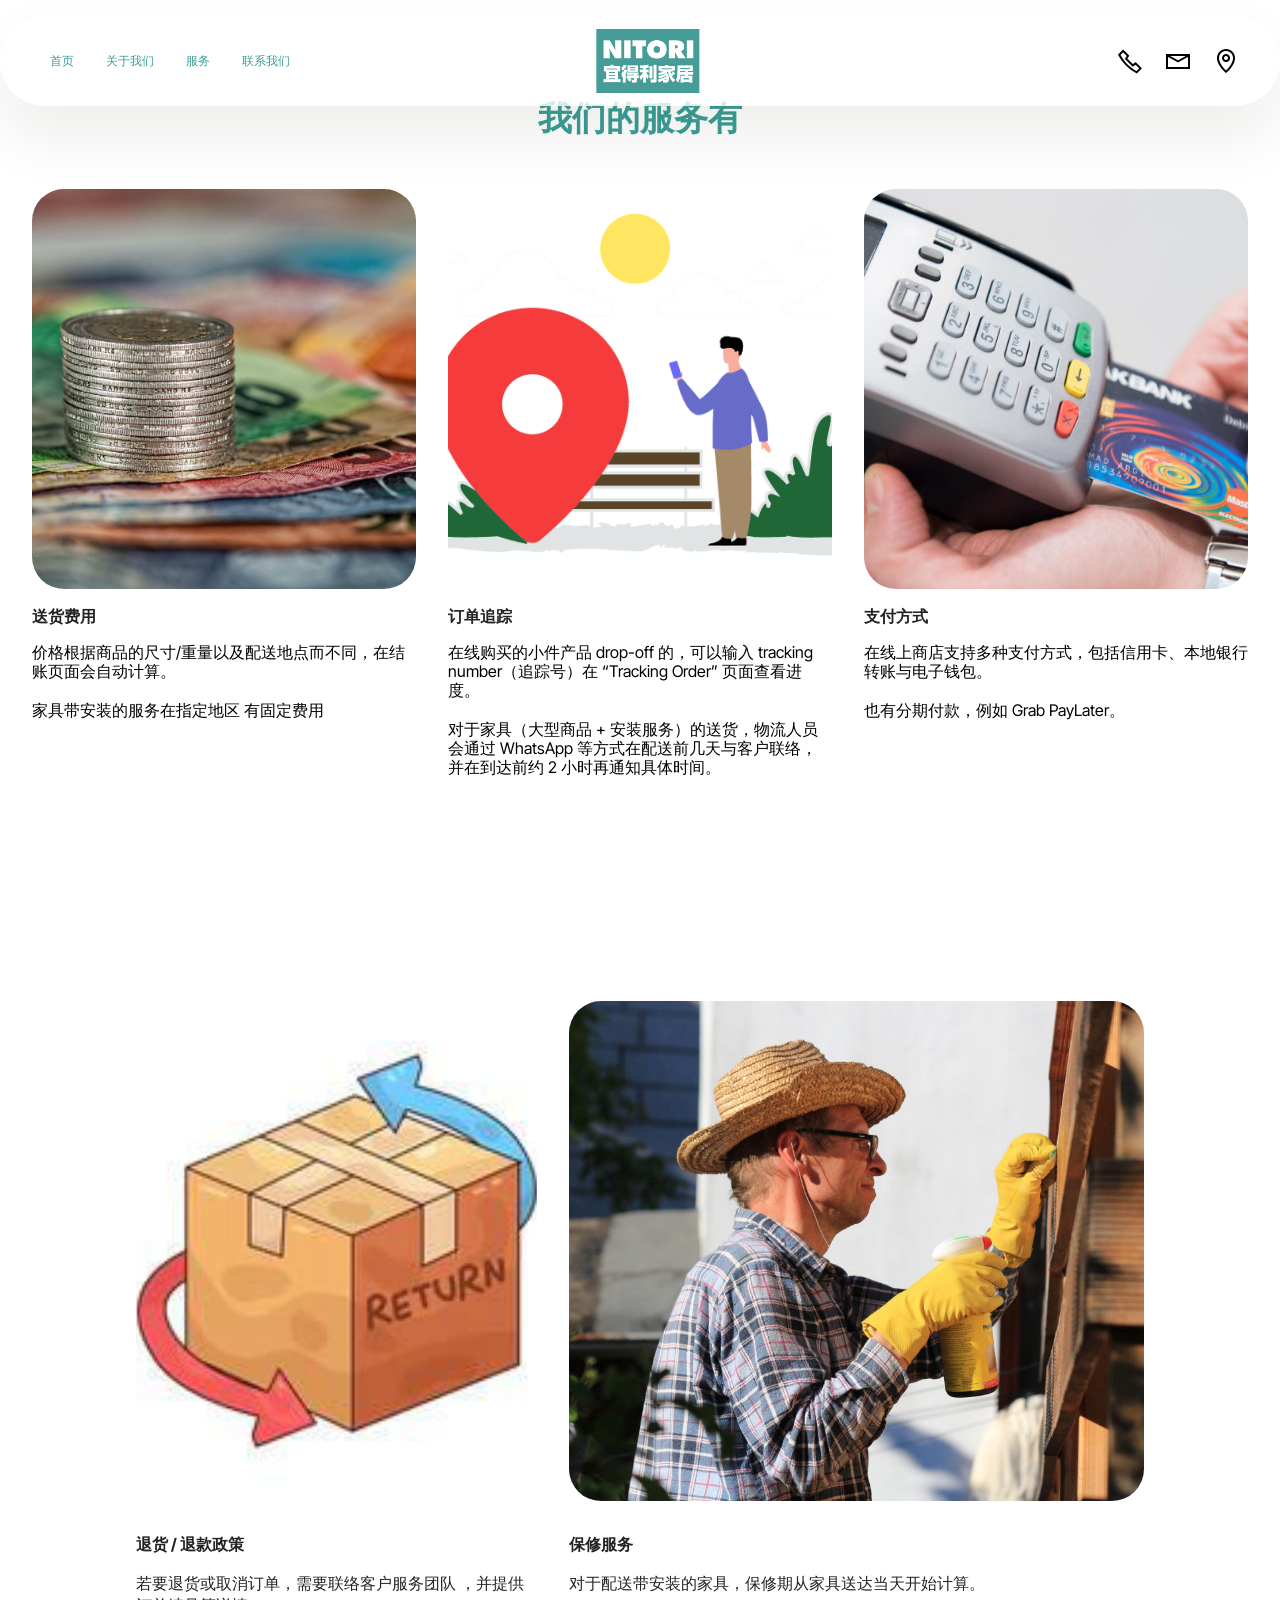
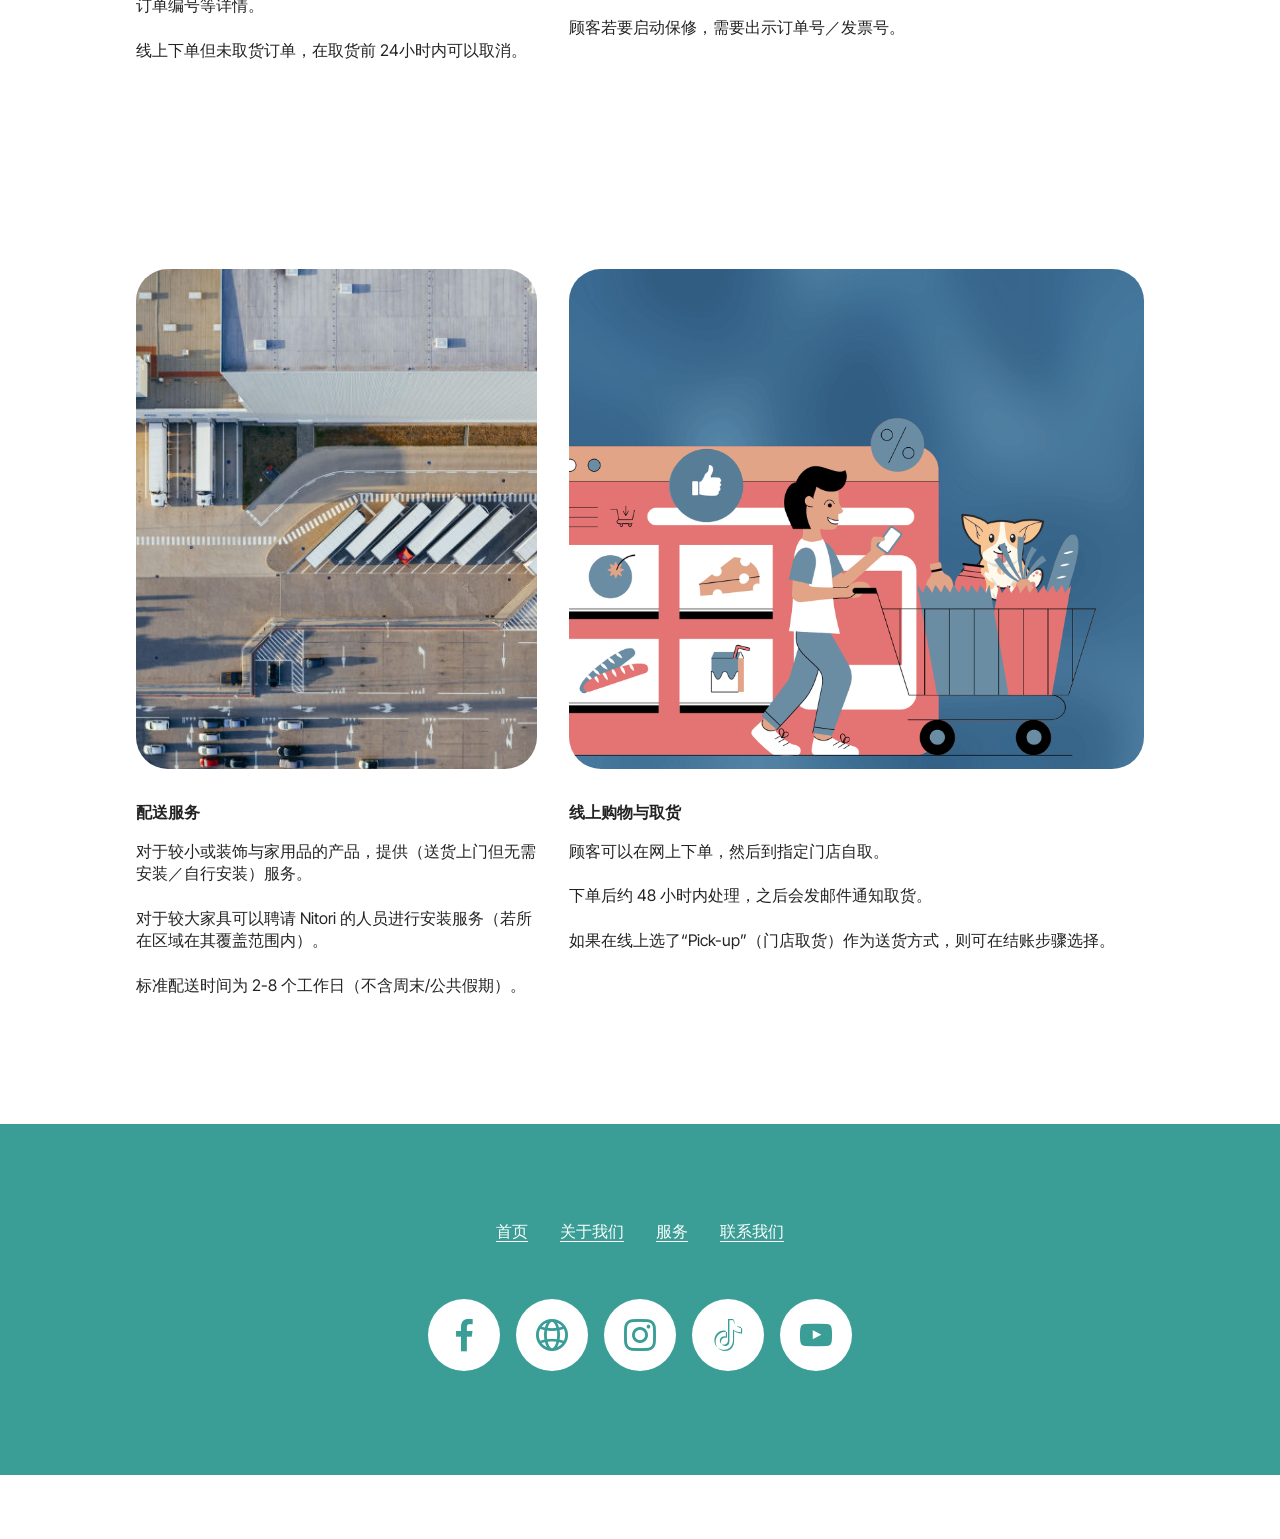
<file: 服务.html>
<!DOCTYPE html>
<html  >
<head>
  <!-- Site made with Mobirise Website Builder v6.1.4, https://mobirise.com -->
  <meta charset="UTF-8">
  <meta http-equiv="X-UA-Compatible" content="IE=edge">
  <meta name="generator" content="Mobirise v6.1.4, mobirise.com">
  <meta name="viewport" content="width=device-width, initial-scale=1, minimum-scale=1">
  <link rel="shortcut icon" href="assets/images/e688aae5b18f2025-10-062014.35.17-184x114.png" type="image/x-icon">
  <meta name="description" content="">
  
  
  <title>服务</title>
  <link rel="stylesheet" href="assets/web/assets/mobirise-icons2/mobirise2.css">
  <link rel="stylesheet" href="assets/bootstrap/css/bootstrap.min.css">
  <link rel="stylesheet" href="assets/animatecss/animate.css">
  <link rel="stylesheet" href="assets/dropdown/css/style.css">
  <link rel="stylesheet" href="assets/socicon/css/styles.css">
  <link rel="stylesheet" href="assets/theme/css/style.css">
  <link rel="preload" href="https://fonts.googleapis.com/css?family=Inter+Tight:100,200,300,400,500,600,700,800,900,100i,200i,300i,400i,500i,600i,700i,800i,900i&display=swap" as="style" onload="this.onload=null;this.rel='stylesheet'">
  <noscript><link rel="stylesheet" href="https://fonts.googleapis.com/css?family=Inter+Tight:100,200,300,400,500,600,700,800,900,100i,200i,300i,400i,500i,600i,700i,800i,900i&display=swap"></noscript>
  <link rel="preload" as="style" href="assets/mobirise/css/mbr-additional.css?v=oDaVIe"><link rel="stylesheet" href="assets/mobirise/css/mbr-additional.css?v=oDaVIe" type="text/css">

  
  
  
</head>
<body>
  
  <section data-bs-version="5.1" class="menu menu3 cid-uYOBDHJBVQ" once="menu" id="menu03-1o">
	

	<nav class="navbar navbar-dropdown navbar-fixed-top navbar-expand-lg">
		<div class="container">
			<div class="navbar-brand">
				<span class="navbar-logo">
					<a href="index.html">
						<img src="assets/images/e688aae5b18f2025-10-062014.35.17-184x114.png" alt="Mobirise Website Builder" style="height: 4rem;">
					</a>
				</span>
				
			</div>
			<button class="navbar-toggler" type="button" data-toggle="collapse" data-bs-toggle="collapse" data-target="#navbarSupportedContent" data-bs-target="#navbarSupportedContent" aria-controls="navbarNavAltMarkup" aria-expanded="false" aria-label="Toggle navigation">
				<div class="hamburger">
					<span></span>
					<span></span>
					<span></span>
					<span></span>
				</div>
			</button>
			<div class="collapse navbar-collapse" id="navbarSupportedContent">
				<ul class="navbar-nav nav-dropdown nav-right" data-app-modern-menu="true"><li class="nav-item">
						<a class="nav-link link text-primary display-4" href="index.html">首页<br></a>
					</li><li class="nav-item"><a class="nav-link link text-primary display-4" href="关于我们.html">关于我们</a></li>
					<li class="nav-item">
						<a class="nav-link link show text-primary display-4" href="服务.html" aria-expanded="false">服务</a>
					</li>
					<li class="nav-item">
						<a class="nav-link link text-primary display-4" href="联系我们.html">联系我们</a>
					</li></ul>
				<div class="icons-menu">
					<a class="iconfont-wrapper" href="https://mobiri.se">
						<span class="p-2 mbr-iconfont mobi-mbri-phone mobi-mbri"></span>
					</a>
					<a class="iconfont-wrapper" href="https://mobiri.se">
						<span class="p-2 mbr-iconfont mobi-mbri-letter mobi-mbri"></span>
					</a>
					<a class="iconfont-wrapper" href="https://mobiri.se">
						<span class="p-2 mbr-iconfont mobi-mbri-map-pin mobi-mbri"></span>
					</a>
					
				</div>
				
			</div>
		</div>
	</nav>
</section>

<section data-bs-version="5.1" class="news08 cid-uZ60YD4ScD" id="news08-2e">
  
  
  <div class="container">
    <div class="row justify-content-center mb-5">
      <div class="col-12 content-head">
        <div class="mbr-section-head">
          <h4 class="mbr-section-title mbr-fonts-style align-center mb-0 display-2"><strong>我们的服务有</strong></h4>
          
        </div>
      </div>
    </div>
    <div class="row">
      <div class="item features-image col-12 col-md-6 col-lg-4 active">
        <div class="item-wrapper">
          <div class="item-img mb-3">
            <img src="assets/images/mbr-1-757x505.jpg" alt="Mobirise Website Builder" title="">
          </div>
          <div class="item-content align-left">
            <h5 class="item-title mbr-fonts-style mt-0 mb-3 display-7"><strong>
              送货费用
            </strong></h5>
            <h6 class="item-subtitle mbr-fonts-style mb-3 display-5">
              价格根据商品的尺寸/重量以及配送地点而不同，在结账页面会自动计算。
            <div><br></div><div>家具带安装的服务在指定地区 有固定费用</div></h6>
            
            
          </div>
        </div>
      </div>
      <div class="item features-image col-12 col-md-6 col-lg-4">
        <div class="item-wrapper">
          <div class="item-img mb-3">
            <img src="assets/images/mbr-757x445.png" alt="Mobirise Website Builder" title="" data-slide-to="1" data-bs-slide-to="1">
          </div>
          <div class="item-content align-left">
            <h5 class="item-title mbr-fonts-style mb-3 mt-0 display-7"><strong>
              订单追踪
            </strong></h5>
            <h6 class="item-subtitle mbr-fonts-style mb-3 display-5">在线购买的小件产品 drop-off 的，可以输入 tracking number（追踪号）在 “Tracking Order” 页面查看进度。<div><br></div><div>对于家具（大型商品 + 安装服务）的送货，物流人员会通过 WhatsApp 等方式在配送前几天与客户联络，并在到达前约 2 小时再通知具体时间。</div></h6>
            
            
          </div>
        </div>
      </div>
      <div class="item features-image col-12 col-md-6 col-lg-4">
        <div class="item-wrapper">
          <div class="item-img mb-3">
            <img src="assets/images/mbr-757x505.jpg" alt="Mobirise Website Builder" title="" data-slide-to="2" data-bs-slide-to="2">
          </div>
          <div class="item-content align-left">
            <h5 class="item-title mbr-fonts-style mb-3 mt-0 display-7"><strong>
              支付方式
            </strong></h5>
            <h6 class="item-subtitle mbr-fonts-style mt-0 mb-3 display-5">
              在线上商店支持多种支付方式，包括信用卡、本地银行转账与电子钱包。<br><br>也有分期付款，例如 Grab PayLater。</h6>
            
            
          </div>
        </div>
      </div>

    </div>
  </div>
</section>

<section data-bs-version="5.1" class="image02 cid-uZ5YEnqZq6" id="image02-2d">
  
  
  
  <div class="container">
    <div class="row">
      <div class="col-12 col-lg-10">
        <div class="row">
          <div class="col-12 col-lg-5">
            <div class="img-item">
              <img class="w-100 mb-4" src="assets/images/return-package-illustrations-vector-200x200.jpg" alt="Mobirise Website Builder">
              <h5 class="mbr-fonts-style mb-3 display-5"><strong>退货 / 退款政策</strong></h5>
              <p class="mbr-text mbr-fonts-style mb-sm-5 display-7">若要退货或取消订单，需要联络客户服务团队 ，并提供订单编号等详情。<br><br>线上下单但未取货订单，在取货前 24小时内可以取消。</p>
            </div>
          </div>
          <div class="col-12 col-lg">
            <div class="img-item">
              <img class="w-100 mb-4" src="assets/images/mbr-1133x755.jpg" alt="Mobirise Website Builder">
              <h5 class="mbr-fonts-style mb-3 display-5"><strong>保修服务</strong></h5>
              <p class="mbr-text mbr-fonts-style mb-0 display-7">对于配送带安装的家具，保修期从家具送达当天开始计算。 <br><br>顾客若要启动保修，需要出示订单号／发票号。<br>
              </p>
            </div>
          </div>
        </div>
      </div>
    </div>
  </div>
</section>

<section data-bs-version="5.1" class="image02 cid-uZ61giycBI" id="image02-2f">
  
  
  
  <div class="container">
    <div class="row">
      <div class="col-12 col-lg-10">
        <div class="row">
          <div class="col-12 col-lg-5">
            <div class="img-item">
              <img class="w-100 mb-4" src="assets/images/mbr-791x527.jpg" alt="Mobirise Website Builder">
              <h5 class="mbr-fonts-style mb-3 display-5">
                <strong>配送服务</strong>
              </h5>
              <p class="mbr-text mbr-fonts-style mb-sm-5 display-7">对于较小或装饰与家用品的产品，提供（送货上门但无需安装／自行安装）服务。<br><br>对于较大家具可以聘请 Nitori 的人员进行安装服务（若所在区域在其覆盖范围内）。<br><br>标准配送时间为 2-8 个工作日（不含周末/公共假期）。</p>
            </div>
          </div>
          <div class="col-12 col-lg">
            <div class="img-item">
              <img class="w-100 mb-4" src="assets/images/mbr-1133x755.png" alt="Mobirise Website Builder">
              <h5 class="mbr-fonts-style mb-3 display-5">
                <strong>线上购物与取货</strong>
              </h5>
              <p class="mbr-text mbr-fonts-style mb-0 display-7">顾客可以在网上下单，然后到指定门店自取。<br><br>下单后约 48 小时内处理，之后会发邮件通知取货。<br><br>如果在线上选了“Pick-up”（门店取货）作为送货方式，则可在结账步骤选择。</p>
            </div>
          </div>
        </div>
      </div>
    </div>
  </div>
</section>

<section data-bs-version="5.1" class="footer1 programm5 cid-tJS9NNcTLZ" once="footers" id="footer03-1p">

        

    

    <div class="container">
        <div class="row">

            <div class="row-links mb-4">
                <ul class="header-menu">
                  
                  
                  
                  
                <li class="header-menu-item mbr-fonts-style display-5"><a href="index.html#top" class="text-danger text-primary">首页</a></li><li class="header-menu-item mbr-fonts-style display-5"><a href="关于我们.html" class="text-danger text-primary">关于我们</a></li><li class="header-menu-item mbr-fonts-style display-5"><a href="服务.html" class="text-danger text-primary">服务</a></li><li class="header-menu-item mbr-fonts-style display-5"><a href="联系我们.html" class="text-danger text-primary">联系我们</a></li></ul>
              </div>

            <div class="col-12">
                <div class="social-row">
                    <div class="soc-item">
                        <a href="https://www.facebook.com/nitorimalaysia" target="_blank">
                            <span class="mbr-iconfont display-7 socicon-facebook socicon"></span>
                        </a>
                    </div>
                    <div class="soc-item">
                        <a href="https://www.nitori.my/?fbclid=IwY2xjawNRlmVleHRuA2FlbQIxMABicmlkETF6TjRWUklYNFBpUUo5alRRAR4hcwIQFSWiM9ZbriXhK7UO5gyzzG9yYML3xh4Sahw8YmFpULLWIyIrYfHmEg_aem_2eUm2-6MYr-SnxK9jcPv9w" target="_blank">
                            <span class="mbr-iconfont mobi-mbri-globe-2 mobi-mbri"></span>
                        </a>
                    </div>
                    <div class="soc-item">
                        <a href="https://www.instagram.com/nitorimalaysia?fbclid=IwY2xjawNRlaRleHRuA2FlbQIxMABicmlkETF6TjRWUklYNFBpUUo5alRRAR5lDYYTu0BoXCdFao-98LfBmDwY7vx-JPfzyen5ynvJ0OUwC6YeRr8m8_6-cQ_aem_xb55ysg3v9WOBbF4nXBuOQ" target="_blank">
                            <span class="mbr-iconfont socicon-instagram socicon"></span>
                        </a>
                    </div>
                    <div class="soc-item">
                        <a href="https://www.tiktok.com/@nitorimalaysia" target="_blank">
                            <span class="mbr-iconfont socicon-tiktok socicon"></span>
                        </a>
                    </div>
                    <div class="soc-item">
                        <a href="http://youtube.com/@NitoriMalaysiaOfficial" target="_blank">
                            <span class="mbr-iconfont socicon-youtube socicon"></span>
                        </a>
                    </div>
                </div>
            </div>
            
        </div>
    </div>
</section><section class="display-7" style="padding: 0;align-items: center;justify-content: center;flex-wrap: wrap;    align-content: center;display: flex;position: relative;height: 4rem;"><a href="https://mobiri.se/4250558" style="flex: 1 1;height: 4rem;position: absolute;width: 100%;z-index: 1;"><img alt="" style="height: 4rem;" src="[data-uri]"></a><p style="margin: 0;text-align: center;" class="display-7">&#8204;</p><a style="z-index:1" href="https://mobirise.com/html-builder.html">HTML Generator</a></section><script src="assets/bootstrap/js/bootstrap.bundle.min.js"></script>  <script src="assets/smoothscroll/smooth-scroll.js"></script>  <script src="assets/ytplayer/index.js"></script>  <script src="assets/dropdown/js/navbar-dropdown.js"></script>  <script src="assets/theme/js/script.js"></script>  
  
  
  <input name="animation" type="hidden">
  </body>
</html>
</file>
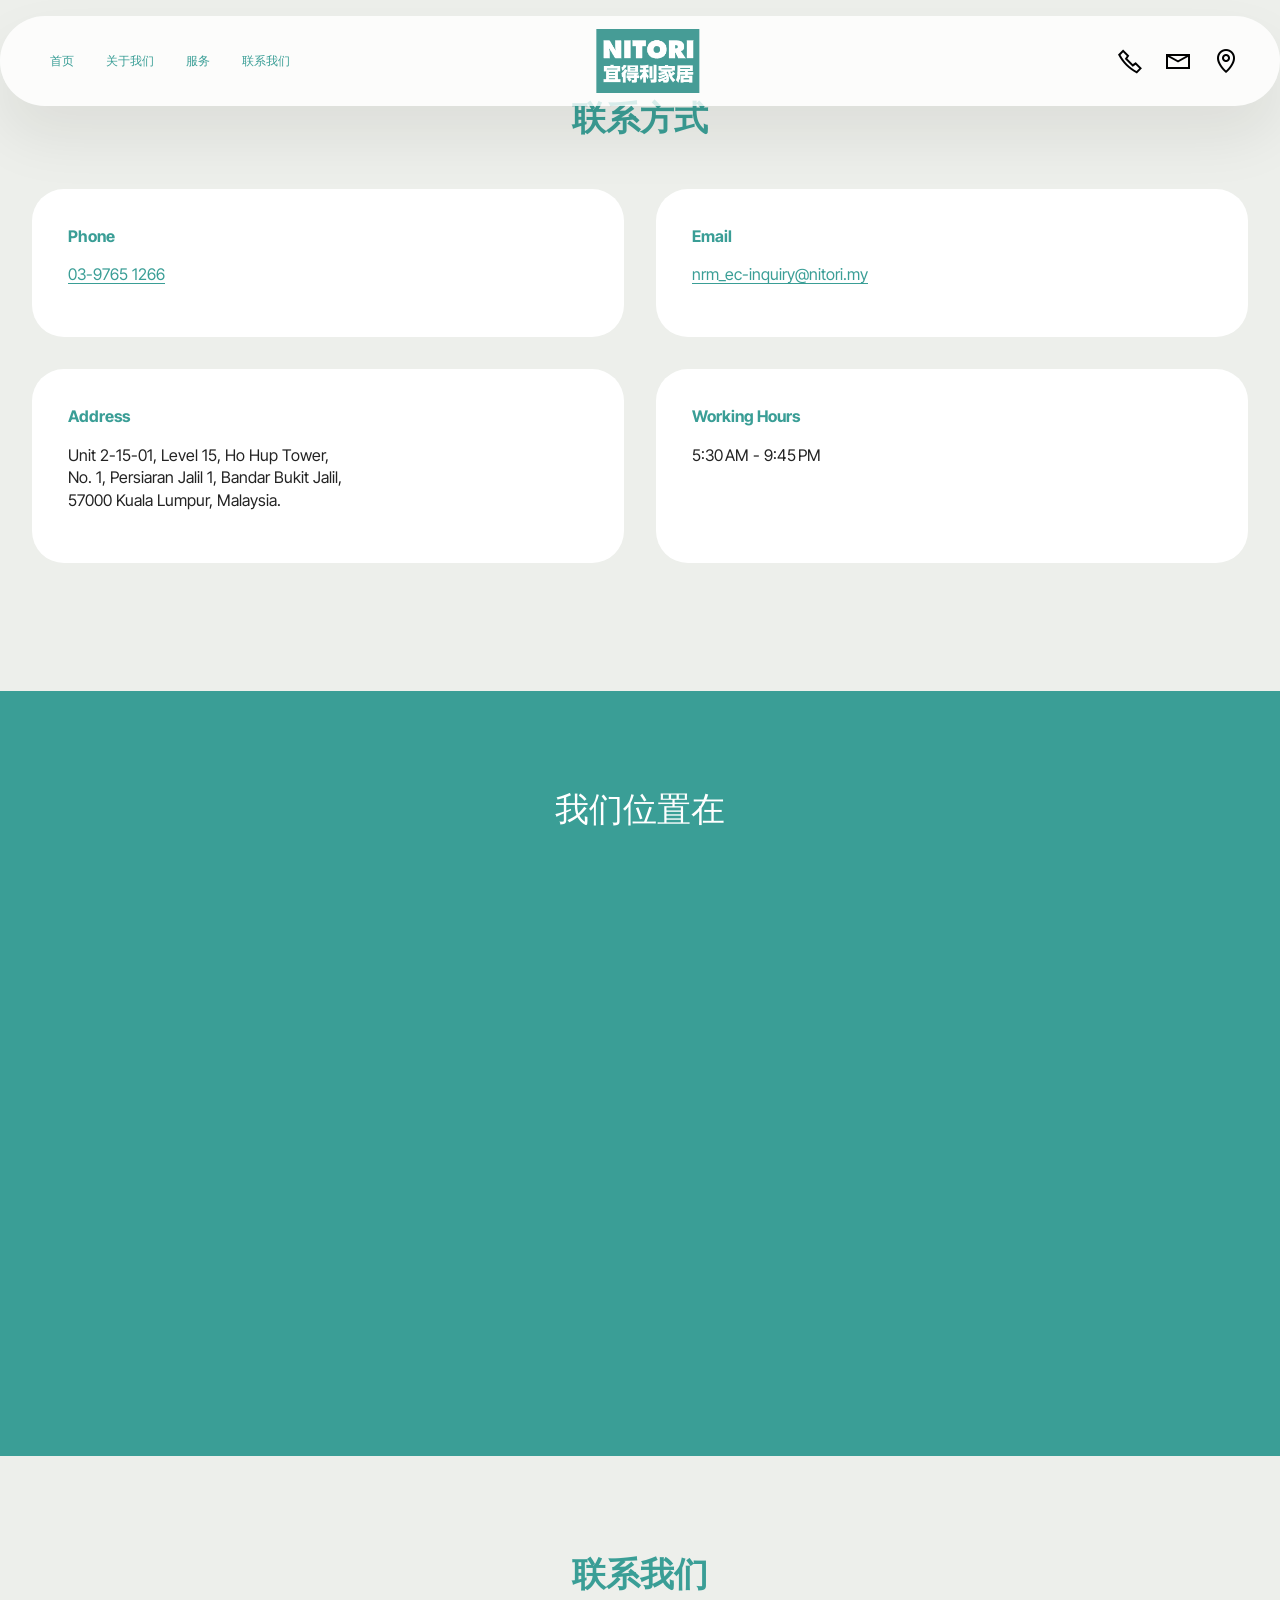
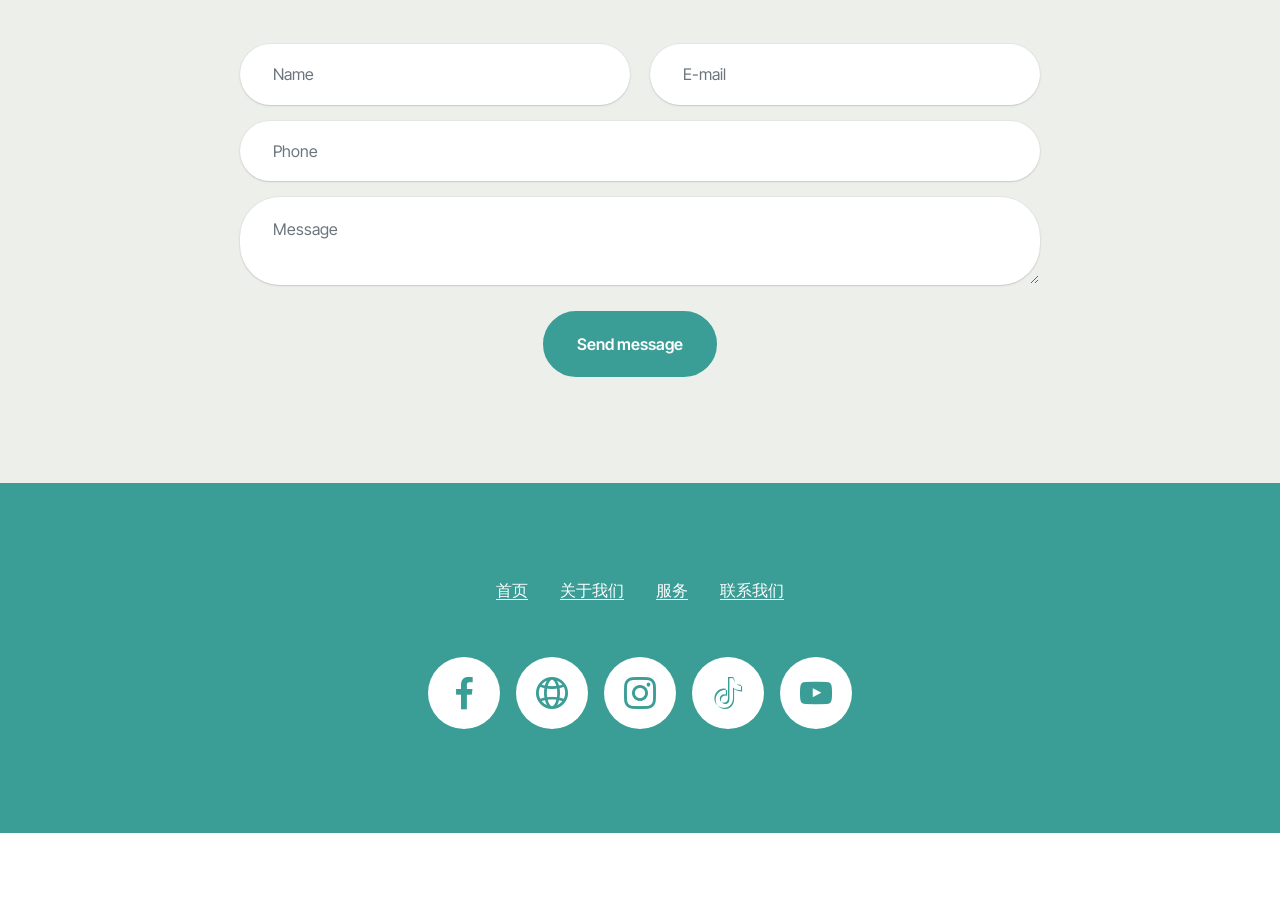
<file: 联系我们.html>
<!DOCTYPE html>
<html  >
<head>
  <!-- Site made with Mobirise Website Builder v6.1.4, https://mobirise.com -->
  <meta charset="UTF-8">
  <meta http-equiv="X-UA-Compatible" content="IE=edge">
  <meta name="generator" content="Mobirise v6.1.4, mobirise.com">
  <meta name="viewport" content="width=device-width, initial-scale=1, minimum-scale=1">
  <link rel="shortcut icon" href="assets/images/e688aae5b18f2025-10-062014.35.17-184x114.png" type="image/x-icon">
  <meta name="description" content="">
  
  
  <title>联系我们</title>
  <link rel="stylesheet" href="assets/web/assets/mobirise-icons2/mobirise2.css">
  <link rel="stylesheet" href="assets/bootstrap/css/bootstrap.min.css">
  <link rel="stylesheet" href="assets/animatecss/animate.css">
  <link rel="stylesheet" href="assets/dropdown/css/style.css">
  <link rel="stylesheet" href="assets/socicon/css/styles.css">
  <link rel="stylesheet" href="assets/theme/css/style.css">
  <link rel="preload" href="https://fonts.googleapis.com/css?family=Inter+Tight:100,200,300,400,500,600,700,800,900,100i,200i,300i,400i,500i,600i,700i,800i,900i&display=swap" as="style" onload="this.onload=null;this.rel='stylesheet'">
  <noscript><link rel="stylesheet" href="https://fonts.googleapis.com/css?family=Inter+Tight:100,200,300,400,500,600,700,800,900,100i,200i,300i,400i,500i,600i,700i,800i,900i&display=swap"></noscript>
  <link rel="preload" as="style" href="assets/mobirise/css/mbr-additional.css?v=QwJHz4"><link rel="stylesheet" href="assets/mobirise/css/mbr-additional.css?v=QwJHz4" type="text/css">

  
  
  
</head>
<body>
  
  <section data-bs-version="5.1" class="menu menu3 cid-uYOBDHJBVQ" once="menu" id="menu03-1q">
	

	<nav class="navbar navbar-dropdown navbar-fixed-top navbar-expand-lg">
		<div class="container">
			<div class="navbar-brand">
				<span class="navbar-logo">
					<a href="index.html">
						<img src="assets/images/e688aae5b18f2025-10-062014.35.17-184x114.png" alt="Mobirise Website Builder" style="height: 4rem;">
					</a>
				</span>
				
			</div>
			<button class="navbar-toggler" type="button" data-toggle="collapse" data-bs-toggle="collapse" data-target="#navbarSupportedContent" data-bs-target="#navbarSupportedContent" aria-controls="navbarNavAltMarkup" aria-expanded="false" aria-label="Toggle navigation">
				<div class="hamburger">
					<span></span>
					<span></span>
					<span></span>
					<span></span>
				</div>
			</button>
			<div class="collapse navbar-collapse" id="navbarSupportedContent">
				<ul class="navbar-nav nav-dropdown nav-right" data-app-modern-menu="true"><li class="nav-item">
						<a class="nav-link link text-primary display-4" href="index.html">首页<br></a>
					</li><li class="nav-item"><a class="nav-link link text-primary display-4" href="关于我们.html">关于我们</a></li>
					<li class="nav-item">
						<a class="nav-link link show text-primary display-4" href="服务.html" aria-expanded="false">服务</a>
					</li>
					<li class="nav-item">
						<a class="nav-link link text-primary display-4" href="联系我们.html">联系我们</a>
					</li></ul>
				<div class="icons-menu">
					<a class="iconfont-wrapper" href="https://mobiri.se">
						<span class="p-2 mbr-iconfont mobi-mbri-phone mobi-mbri"></span>
					</a>
					<a class="iconfont-wrapper" href="https://mobiri.se">
						<span class="p-2 mbr-iconfont mobi-mbri-letter mobi-mbri"></span>
					</a>
					<a class="iconfont-wrapper" href="https://mobiri.se">
						<span class="p-2 mbr-iconfont mobi-mbri-map-pin mobi-mbri"></span>
					</a>
					
				</div>
				
			</div>
		</div>
	</nav>
</section>

<section data-bs-version="5.1" class="contacts01 cid-uZ0jgRgW6t" id="contacts01-28">
    

    
    
    <div class="container">
        <div class="row justify-content-center">
            <div class="col-12 content-head">
                <div class="mbr-section-head mb-5">
                    <h3 class="mbr-section-title mbr-fonts-style align-center mb-0 display-2"><strong>联系方式</strong></h3>
                    
                </div>
            </div>
        </div>
        <div class="row">
            <div class="item features-without-image col-12 col-md-6 active">
                <div class="item-wrapper">
                    <div class="text-wrapper">
                        <h6 class="card-title mbr-fonts-style mb-3 display-5">
                            <strong>Phone</strong>
                        </h6>
                        <p class="mbr-text mbr-fonts-style display-7">
                            <a href="tel:+12345678910" class="text-primary">03-9765 1266</a>
                        </p>
                    </div>
                </div>
            </div>
            <div class="item features-without-image col-12 col-md-6">
                <div class="item-wrapper">
                    <div class="text-wrapper">
                        <h6 class="card-title mbr-fonts-style mb-3 display-5">
                            <strong>Email</strong>
                        </h6>
                        <p class="mbr-text mbr-fonts-style display-7">
                            <a href="mailto:info@site.com" class="text-primary">nrm_ec-inquiry@nitori.my</a>
                        </p>
                    </div>
                </div>
            </div>
            <div class="item features-without-image col-12 col-md-6">
                <div class="item-wrapper">
                    <div class="text-wrapper">
                        <h6 class="card-title mbr-fonts-style mb-3 display-5">
                            <strong>Address</strong>
                        </h6>
                        <p class="mbr-text mbr-fonts-style display-7">Unit 2-15-01, Level 15, Ho Hup Tower,<br>No. 1, Persiaran Jalil 1, Bandar Bukit Jalil,<br>57000 Kuala Lumpur, Malaysia.</p>
                    </div>
                </div>
            </div>
            <div class="item features-without-image col-12 col-md-6">
                <div class="item-wrapper">
                    <div class="text-wrapper">
                        <h6 class="card-title mbr-fonts-style mb-3 display-5">
                            <strong>Working Hours</strong>
                        </h6>
                        <p class="mbr-text mbr-fonts-style display-7">
                            5:30 AM - 9:45 PM
                        </p>
                    </div>
                </div>
            </div>
        </div>
    </div>
</section>

<section data-bs-version="5.1" class="map1 cid-uZ0yy2F2IW" id="map01-29">
	
	
	
	<div class="container">
		<div class="row justify-content-center">
			<div class="col-12 content-head">
				<div class="mbr-section-head mb-5">
					<h3 class="mbr-section-title mbr-fonts-style align-center mb-0 display-2">我们位置在</h3>
					
				</div>
			</div>
		</div>
		<div class="google-map"><iframe frameborder="0" style="border:0" src="https://www.google.com/maps/embed/v1/place?key=AIzaSyAtXm0x23nRCgazjDV2Kl3GTHRP411ougQ&amp;q=Unit 2-15-01, Level 15, Ho Hup Tower,No. 1, Persiaran Jalil 1, Bandar Bukit Jalil,57000 Kuala Lumpur, Malaysia." allowfullscreen=""></iframe></div>
	</div>
</section>

<section data-bs-version="5.1" class="form5 cid-uZ02l6okgi" id="form02-26">
    
    
    <div class="container">
        <div class="row justify-content-center">
            <div class="col-12 content-head">
                <div class="mbr-section-head mb-5">
                    <h3 class="mbr-section-title mbr-fonts-style align-center mb-0 display-2">
                        <strong>联系我们</strong>
                    </h3>
                    
                </div>
            </div>
        </div>
        <div class="row justify-content-center">
            <div class="col-lg-8 mx-auto mbr-form" data-form-type="formoid">
                <form action="https://mobirise.eu/" method="POST" class="mbr-form form-with-styler" data-form-title="Form Name"><input type="hidden" name="email" data-form-email="true" value="S70ne8zaKpfjJmUQt37T2Uz88yIjpGPpvE17Brpm6+54GuO1zLEvbwyPxfXlhteXyD8nQr3toVhg7mO7J+cdJuqH5lKZSUuC9adznRVOO9bPCkjmIZxoMUxyBu+Qwbii">
                    <div class="row">
                        <div hidden="hidden" data-form-alert="" class="alert alert-success col-12">Thanks for filling out the form!</div>
                        <div hidden="hidden" data-form-alert-danger="" class="alert alert-danger col-12">
                            Oops...! some problem!
                        </div>
                    </div>
                    <div class="dragArea row">
                        <div class="col-md col-sm-12 form-group mb-3" data-for="name">
                            <input type="text" name="name" placeholder="Name" data-form-field="name" class="form-control" value="" id="name-form02-26">
                        </div>
                        <div class="col-md col-sm-12 form-group mb-3" data-for="email">
                            <input type="email" name="email" placeholder="E-mail" data-form-field="email" class="form-control" value="" id="email-form02-26">
                        </div>
                        <div class="col-12 form-group mb-3" data-for="phone">
                            <input type="tel" name="phone" placeholder="Phone" data-form-field="phone" class="form-control" value="" id="phone-form02-26">
                        </div>
                        <div class="col-12 form-group mb-3" data-for="textarea">
                            <textarea name="textarea" placeholder="Message" data-form-field="textarea" class="form-control" id="textarea-form02-26"></textarea>
                        </div>
                        <div class="col-lg-12 col-md-12 col-sm-12 align-center mbr-section-btn"><button type="submit" class="btn btn-primary display-7">Send message</button></div>
                    </div>
                </form>
            </div>
        </div>
    </div>
</section>

<section data-bs-version="5.1" class="footer1 programm5 cid-tJS9NNcTLZ" once="footers" id="footer03-1r">

        

    

    <div class="container">
        <div class="row">

            <div class="row-links mb-4">
                <ul class="header-menu">
                  
                  
                  
                  
                <li class="header-menu-item mbr-fonts-style display-5"><a href="index.html#top" class="text-danger text-primary">首页</a></li><li class="header-menu-item mbr-fonts-style display-5"><a href="关于我们.html" class="text-danger text-primary">关于我们</a></li><li class="header-menu-item mbr-fonts-style display-5"><a href="服务.html" class="text-danger text-primary">服务</a></li><li class="header-menu-item mbr-fonts-style display-5"><a href="联系我们.html" class="text-danger text-primary">联系我们</a></li></ul>
              </div>

            <div class="col-12">
                <div class="social-row">
                    <div class="soc-item">
                        <a href="https://www.facebook.com/nitorimalaysia" target="_blank">
                            <span class="mbr-iconfont display-7 socicon-facebook socicon"></span>
                        </a>
                    </div>
                    <div class="soc-item">
                        <a href="https://www.nitori.my/?fbclid=IwY2xjawNRlmVleHRuA2FlbQIxMABicmlkETF6TjRWUklYNFBpUUo5alRRAR4hcwIQFSWiM9ZbriXhK7UO5gyzzG9yYML3xh4Sahw8YmFpULLWIyIrYfHmEg_aem_2eUm2-6MYr-SnxK9jcPv9w" target="_blank">
                            <span class="mbr-iconfont mobi-mbri-globe-2 mobi-mbri"></span>
                        </a>
                    </div>
                    <div class="soc-item">
                        <a href="https://www.instagram.com/nitorimalaysia?fbclid=IwY2xjawNRlaRleHRuA2FlbQIxMABicmlkETF6TjRWUklYNFBpUUo5alRRAR5lDYYTu0BoXCdFao-98LfBmDwY7vx-JPfzyen5ynvJ0OUwC6YeRr8m8_6-cQ_aem_xb55ysg3v9WOBbF4nXBuOQ" target="_blank">
                            <span class="mbr-iconfont socicon-instagram socicon"></span>
                        </a>
                    </div>
                    <div class="soc-item">
                        <a href="https://www.tiktok.com/@nitorimalaysia" target="_blank">
                            <span class="mbr-iconfont socicon-tiktok socicon"></span>
                        </a>
                    </div>
                    <div class="soc-item">
                        <a href="http://youtube.com/@NitoriMalaysiaOfficial" target="_blank">
                            <span class="mbr-iconfont socicon-youtube socicon"></span>
                        </a>
                    </div>
                </div>
            </div>
            
        </div>
    </div>
</section><section class="display-7" style="padding: 0;align-items: center;justify-content: center;flex-wrap: wrap;    align-content: center;display: flex;position: relative;height: 4rem;"><a href="https://mobiri.se/4250558" style="flex: 1 1;height: 4rem;position: absolute;width: 100%;z-index: 1;"><img alt="" style="height: 4rem;" src="[data-uri]"></a><p style="margin: 0;text-align: center;" class="display-7">&#8204;</p><a style="z-index:1" href="https://mobirise.com/drag-drop-website-builder.html">Drag & Drop Website Builder</a></section><script src="assets/bootstrap/js/bootstrap.bundle.min.js"></script>  <script src="assets/smoothscroll/smooth-scroll.js"></script>  <script src="assets/ytplayer/index.js"></script>  <script src="assets/dropdown/js/navbar-dropdown.js"></script>  <script src="assets/theme/js/script.js"></script>  <script src="assets/formoid/formoid.min.js"></script>  
  
  
  <input name="animation" type="hidden">
  </body>
</html>
</file>
<file: assets/web/assets/mobirise-icons2/mobirise2.css>
@font-face {
  font-family: 'Moririse2';
  font-display: swap;
  src:  url('mobirise2.eot?f2bix4');
  src:  url('mobirise2.eot?f2bix4#iefix') format('embedded-opentype'),
    url('mobirise2.ttf?f2bix4') format('truetype'),
    url('mobirise2.woff?f2bix4') format('woff'),
    url('mobirise2.svg?f2bix4#mobirise2') format('svg');
  font-weight: normal;
  font-style: normal;
}

[class^="mobi-"], [class*=" mobi-"] {
  /* use !important to prevent issues with browser extensions that change fonts */
  font-family: 'Moririse2' !important;
  speak: none;
  font-style: normal;
  font-weight: normal;
  font-variant: normal;
  text-transform: none;
  line-height: 1;

  /* Better Font Rendering =========== */
  -webkit-font-smoothing: antialiased;
  -moz-osx-font-smoothing: grayscale;
}

.mobi-mbri-add-submenu:before {
  content: "\e900";
}
.mobi-mbri-alert:before {
  content: "\e901";
}
.mobi-mbri-align-center:before {
  content: "\e902";
}
.mobi-mbri-align-justify:before {
  content: "\e903";
}
.mobi-mbri-align-left:before {
  content: "\e904";
}
.mobi-mbri-align-right:before {
  content: "\e905";
}
.mobi-mbri-android:before {
  content: "\e906";
}
.mobi-mbri-apple:before {
  content: "\e907";
}
.mobi-mbri-arrow-down:before {
  content: "\e908";
}
.mobi-mbri-arrow-next:before {
  content: "\e909";
}
.mobi-mbri-arrow-prev:before {
  content: "\e90a";
}
.mobi-mbri-arrow-up:before {
  content: "\e90b";
}
.mobi-mbri-bold:before {
  content: "\e90c";
}
.mobi-mbri-bookmark:before {
  content: "\e90d";
}
.mobi-mbri-bootstrap:before {
  content: "\e90e";
}
.mobi-mbri-briefcase:before {
  content: "\e90f";
}
.mobi-mbri-browse:before {
  content: "\e910";
}
.mobi-mbri-bulleted-list:before {
  content: "\e911";
}
.mobi-mbri-calendar:before {
  content: "\e912";
}
.mobi-mbri-camera:before {
  content: "\e913";
}
.mobi-mbri-cart-add:before {
  content: "\e914";
}
.mobi-mbri-cart-full:before {
  content: "\e915";
}
.mobi-mbri-cash:before {
  content: "\e916";
}
.mobi-mbri-change-style:before {
  content: "\e917";
}
.mobi-mbri-chat:before {
  content: "\e918";
}
.mobi-mbri-clock:before {
  content: "\e919";
}
.mobi-mbri-close:before {
  content: "\e91a";
}
.mobi-mbri-cloud:before {
  content: "\e91b";
}
.mobi-mbri-code:before {
  content: "\e91c";
}
.mobi-mbri-contact-form:before {
  content: "\e91d";
}
.mobi-mbri-credit-card:before {
  content: "\e91e";
}
.mobi-mbri-cursor-click:before {
  content: "\e91f";
}
.mobi-mbri-cust-feedback:before {
  content: "\e920";
}
.mobi-mbri-database:before {
  content: "\e921";
}
.mobi-mbri-delivery:before {
  content: "\e922";
}
.mobi-mbri-desktop:before {
  content: "\e923";
}
.mobi-mbri-devices:before {
  content: "\e924";
}
.mobi-mbri-down:before {
  content: "\e925";
}
.mobi-mbri-download-2:before {
  content: "\e926";
}
.mobi-mbri-download:before {
  content: "\e927";
}
.mobi-mbri-drag-n-drop-2:before {
  content: "\e928";
}
.mobi-mbri-drag-n-drop:before {
  content: "\e929";
}
.mobi-mbri-edit-2:before {
  content: "\e92a";
}
.mobi-mbri-edit:before {
  content: "\e92b";
}
.mobi-mbri-error:before {
  content: "\e92c";
}
.mobi-mbri-extension:before {
  content: "\e92d";
}
.mobi-mbri-features:before {
  content: "\e92e";
}
.mobi-mbri-file:before {
  content: "\e92f";
}
.mobi-mbri-flag:before {
  content: "\e930";
}
.mobi-mbri-folder:before {
  content: "\e931";
}
.mobi-mbri-gift:before {
  content: "\e932";
}
.mobi-mbri-github:before {
  content: "\e933";
}
.mobi-mbri-globe-2:before {
  content: "\e934";
}
.mobi-mbri-globe:before {
  content: "\e935";
}
.mobi-mbri-growing-chart:before {
  content: "\e936";
}
.mobi-mbri-hearth:before {
  content: "\e937";
}
.mobi-mbri-help:before {
  content: "\e938";
}
.mobi-mbri-home:before {
  content: "\e939";
}
.mobi-mbri-hot-cup:before {
  content: "\e93a";
}
.mobi-mbri-idea:before {
  content: "\e93b";
}
.mobi-mbri-image-gallery:before {
  content: "\e93c";
}
.mobi-mbri-image-slider:before {
  content: "\e93d";
}
.mobi-mbri-info:before {
  content: "\e93e";
}
.mobi-mbri-italic:before {
  content: "\e93f";
}
.mobi-mbri-key:before {
  content: "\e940";
}
.mobi-mbri-laptop:before {
  content: "\e941";
}
.mobi-mbri-layers:before {
  content: "\e942";
}
.mobi-mbri-left-right:before {
  content: "\e943";
}
.mobi-mbri-left:before {
  content: "\e944";
}
.mobi-mbri-letter:before {
  content: "\e945";
}
.mobi-mbri-like:before {
  content: "\e946";
}
.mobi-mbri-link:before {
  content: "\e947";
}
.mobi-mbri-lock:before {
  content: "\e948";
}
.mobi-mbri-login:before {
  content: "\e949";
}
.mobi-mbri-logout:before {
  content: "\e94a";
}
.mobi-mbri-magic-stick:before {
  content: "\e94b";
}
.mobi-mbri-map-pin:before {
  content: "\e94c";
}
.mobi-mbri-menu:before {
  content: "\e94d";
}
.mobi-mbri-mobile-2:before {
  content: "\e94e";
}
.mobi-mbri-mobile-horizontal:before {
  content: "\e94f";
}
.mobi-mbri-mobile:before {
  content: "\e950";
}
.mobi-mbri-mobirise:before {
  content: "\e951";
}
.mobi-mbri-more-horizontal:before {
  content: "\e952";
}
.mobi-mbri-more-vertical:before {
  content: "\e953";
}
.mobi-mbri-music:before {
  content: "\e954";
}
.mobi-mbri-new-file:before {
  content: "\e955";
}
.mobi-mbri-numbered-list:before {
  content: "\e956";
}
.mobi-mbri-opened-folder:before {
  content: "\e957";
}
.mobi-mbri-pages:before {
  content: "\e958";
}
.mobi-mbri-paper-plane:before {
  content: "\e959";
}
.mobi-mbri-paperclip:before {
  content: "\e95a";
}
.mobi-mbri-phone:before {
  content: "\e95b";
}
.mobi-mbri-photo:before {
  content: "\e95c";
}
.mobi-mbri-photos:before {
  content: "\e95d";
}
.mobi-mbri-pin:before {
  content: "\e95e";
}
.mobi-mbri-play:before {
  content: "\e95f";
}
.mobi-mbri-plus:before {
  content: "\e960";
}
.mobi-mbri-preview:before {
  content: "\e961";
}
.mobi-mbri-print:before {
  content: "\e962";
}
.mobi-mbri-protect:before {
  content: "\e963";
}
.mobi-mbri-question:before {
  content: "\e964";
}
.mobi-mbri-quote-left:before {
  content: "\e965";
}
.mobi-mbri-quote-right:before {
  content: "\e966";
}
.mobi-mbri-redo:before {
  content: "\e967";
}
.mobi-mbri-refresh:before {
  content: "\e968";
}
.mobi-mbri-responsive-2:before {
  content: "\e969";
}
.mobi-mbri-responsive:before {
  content: "\e96a";
}
.mobi-mbri-right:before {
  content: "\e96b";
}
.mobi-mbri-rocket:before {
  content: "\e96c";
}
.mobi-mbri-sad-face:before {
  content: "\e96d";
}
.mobi-mbri-sale:before {
  content: "\e96e";
}
.mobi-mbri-save:before {
  content: "\e96f";
}
.mobi-mbri-search:before {
  content: "\e970";
}
.mobi-mbri-setting-2:before {
  content: "\e971";
}
.mobi-mbri-setting-3:before {
  content: "\e972";
}
.mobi-mbri-setting:before {
  content: "\e973";
}
.mobi-mbri-share:before {
  content: "\e974";
}
.mobi-mbri-shopping-bag:before {
  content: "\e975";
}
.mobi-mbri-shopping-basket:before {
  content: "\e976";
}
.mobi-mbri-shopping-cart:before {
  content: "\e977";
}
.mobi-mbri-sites:before {
  content: "\e978";
}
.mobi-mbri-smile-face:before {
  content: "\e979";
}
.mobi-mbri-speed:before {
  content: "\e97a";
}
.mobi-mbri-star:before {
  content: "\e97b";
}
.mobi-mbri-success:before {
  content: "\e97c";
}
.mobi-mbri-sun:before {
  content: "\e97d";
}
.mobi-mbri-sun2:before {
  content: "\e97e";
}
.mobi-mbri-tablet-vertical:before {
  content: "\e97f";
}
.mobi-mbri-tablet:before {
  content: "\e980";
}
.mobi-mbri-target:before {
  content: "\e981";
}
.mobi-mbri-timer:before {
  content: "\e982";
}
.mobi-mbri-to-ftp:before {
  content: "\e983";
}
.mobi-mbri-to-local-drive:before {
  content: "\e984";
}
.mobi-mbri-touch-swipe:before {
  content: "\e985";
}
.mobi-mbri-touch:before {
  content: "\e986";
}
.mobi-mbri-trash:before {
  content: "\e987";
}
.mobi-mbri-underline:before {
  content: "\e988";
}
.mobi-mbri-undo:before {
  content: "\e989";
}
.mobi-mbri-unlink:before {
  content: "\e98a";
}
.mobi-mbri-unlock:before {
  content: "\e98b";
}
.mobi-mbri-up-down:before {
  content: "\e98c";
}
.mobi-mbri-up:before {
  content: "\e98d";
}
.mobi-mbri-update:before {
  content: "\e98e";
}
.mobi-mbri-upload-2:before {
  content: "\e98f";
}
.mobi-mbri-upload:before {
  content: "\e990";
}
.mobi-mbri-user-2:before {
  content: "\e991";
}
.mobi-mbri-user:before {
  content: "\e992";
}
.mobi-mbri-users:before {
  content: "\e993";
}
.mobi-mbri-video-play:before {
  content: "\e994";
}
.mobi-mbri-video:before {
  content: "\e995";
}
.mobi-mbri-watch:before {
  content: "\e996";
}
.mobi-mbri-website-theme-2:before {
  content: "\e997";
}
.mobi-mbri-website-theme:before {
  content: "\e998";
}
.mobi-mbri-wifi:before {
  content: "\e999";
}
.mobi-mbri-windows:before {
  content: "\e99a";
}
.mobi-mbri-zoom-in:before {
  content: "\e99b";
}
.mobi-mbri-zoom-out:before {
  content: "\e99c";
}
</file>
<file: assets/dropdown/css/style.css>
.navbar-dropdown {
  left: 0;
  padding: 0;
  position: absolute;
  right: 0;
  top: 0;
  transition: all 0.45s ease;
  z-index: 1030;
  background: #282828; }
  .navbar-dropdown .navbar-logo {
    margin-right: 0.8rem;
    transition: margin 0.3s ease-in-out;
    vertical-align: middle; }
    .navbar-dropdown .navbar-logo img {
      height: 3.125rem;
      transition: all 0.3s ease-in-out; }
    .navbar-dropdown .navbar-logo.mbr-iconfont {
      font-size: 3.125rem;
      line-height: 3.125rem; }
  .navbar-dropdown .navbar-caption {
    font-weight: 700;
    white-space: normal;
    vertical-align: -4px;
    line-height: 3.125rem !important; }
    .navbar-dropdown .navbar-caption, .navbar-dropdown .navbar-caption:hover {
      color: inherit;
      text-decoration: none; }
  .navbar-dropdown .mbr-iconfont + .navbar-caption {
    vertical-align: -1px; }
  .navbar-dropdown.navbar-fixed-top {
    position: fixed; }
  .navbar-dropdown .navbar-brand span {
    vertical-align: -4px; }
  .navbar-dropdown.bg-color.transparent {
    background: none; }
  .navbar-dropdown.navbar-short .navbar-brand {
    padding: 0.625rem 0; }
    .navbar-dropdown.navbar-short .navbar-brand span {
      vertical-align: -1px; }
  .navbar-dropdown.navbar-short .navbar-caption {
    line-height: 2.375rem !important;
    vertical-align: -2px; }
  .navbar-dropdown.navbar-short .navbar-logo {
    margin-right: 0.5rem; }
    .navbar-dropdown.navbar-short .navbar-logo img {
      height: 2.375rem; }
    .navbar-dropdown.navbar-short .navbar-logo.mbr-iconfont {
      font-size: 2.375rem;
      line-height: 2.375rem; }
  .navbar-dropdown.navbar-short .mbr-table-cell {
    height: 3.625rem; }
  .navbar-dropdown .navbar-close {
    left: 0.6875rem;
    position: fixed;
    top: 0.75rem;
    z-index: 1000; }
  .navbar-dropdown .hamburger-icon {
    content: "";
    display: inline-block;
    vertical-align: middle;
    width: 16px;
    -webkit-box-shadow: 0 -6px 0 1px #282828,0 0 0 1px #282828,0 6px 0 1px #282828;
    -moz-box-shadow: 0 -6px 0 1px #282828,0 0 0 1px #282828,0 6px 0 1px #282828;
    box-shadow: 0 -6px 0 1px #282828,0 0 0 1px #282828,0 6px 0 1px #282828; }

.dropdown-menu .dropdown-toggle[data-toggle="dropdown-submenu"]::after {
  border-bottom: 0.35em solid transparent;
  border-left: 0.35em solid;
  border-right: 0;
  border-top: 0.35em solid transparent;
  margin-left: 0.3rem; }

.dropdown-menu .dropdown-item:focus {
  outline: 0; }

.nav-dropdown {
  font-size: 0.75rem;
  font-weight: 500;
  height: auto !important; }
  .nav-dropdown .nav-btn {
    padding-left: 1rem; }
  .nav-dropdown .link {
    margin: .667em 1.667em;
    font-weight: 500;
    padding: 0;
    transition: color .2s ease-in-out; }
    .nav-dropdown .link.dropdown-toggle {
      margin-right: 2.583em; }
      .nav-dropdown .link.dropdown-toggle::after {
        margin-left: .25rem;
        border-top: 0.35em solid;
        border-right: 0.35em solid transparent;
        border-left: 0.35em solid transparent;
        border-bottom: 0; }
      .nav-dropdown .link.dropdown-toggle[aria-expanded="true"] {
        margin: 0;
        padding: 0.667em 3.263em  0.667em 1.667em; }
  .nav-dropdown .link::after,
  .nav-dropdown .dropdown-item::after {
    color: inherit; }
  .nav-dropdown .btn {
    font-size: 0.75rem;
    font-weight: 700;
    letter-spacing: 0;
    margin-bottom: 0;
    padding-left: 1.25rem;
    padding-right: 1.25rem; }
  .nav-dropdown .dropdown-menu {
    border-radius: 0;
    border: 0;
    left: 0;
    margin: 0;
    padding-bottom: 1.25rem;
    padding-top: 1.25rem;
    position: relative; }
  .nav-dropdown .dropdown-submenu {
    margin-left: 0.125rem;
    top: 0; }
  .nav-dropdown .dropdown-item {
    font-weight: 500;
    line-height: 2;
    padding: 0.3846em 4.615em 0.3846em 1.5385em;
    position: relative;
    transition: color .2s ease-in-out, background-color .2s ease-in-out; }
    .nav-dropdown .dropdown-item::after {
      margin-top: -0.3077em;
      position: absolute;
      right: 1.1538em;
      top: 50%; }
    .nav-dropdown .dropdown-item:focus, .nav-dropdown .dropdown-item:hover {
      background: none; }

@media (max-width: 767px) {
  .nav-dropdown.navbar-toggleable-sm {
    bottom: 0;
    display: none;
    left: 0;
    overflow-x: hidden;
    position: fixed;
    top: 0;
    transform: translateX(-100%);
    -ms-transform: translateX(-100%);
    -webkit-transform: translateX(-100%);
    width: 18.75rem;
    z-index: 999; } }
.nav-dropdown.navbar-toggleable-xl {
  bottom: 0;
  display: none;
  left: 0;
  overflow-x: hidden;
  position: fixed;
  top: 0;
  transform: translateX(-100%);
  -ms-transform: translateX(-100%);
  -webkit-transform: translateX(-100%);
  width: 18.75rem;
  z-index: 999; }

.nav-dropdown-sm {
  display: block !important;
  overflow-x: hidden;
  overflow: auto;
  padding-top: 3.875rem; }
  .nav-dropdown-sm::after {
    content: "";
    display: block;
    height: 3rem;
    width: 100%; }
  .nav-dropdown-sm.collapse.in ~ .navbar-close {
    display: block !important; }
  .nav-dropdown-sm.collapsing, .nav-dropdown-sm.collapse.in {
    transform: translateX(0);
    -ms-transform: translateX(0);
    -webkit-transform: translateX(0);
    transition: all 0.25s ease-out;
    -webkit-transition: all 0.25s ease-out;
    background: #282828; }
  .nav-dropdown-sm.collapsing[aria-expanded="false"] {
    transform: translateX(-100%);
    -ms-transform: translateX(-100%);
    -webkit-transform: translateX(-100%); }
  .nav-dropdown-sm .nav-item {
    display: block;
    margin-left: 0 !important;
    padding-left: 0; }
  .nav-dropdown-sm .link,
  .nav-dropdown-sm .dropdown-item {
    border-top: 1px dotted rgba(255, 255, 255, 0.1);
    font-size: 0.8125rem;
    line-height: 1.6;
    margin: 0 !important;
    padding: 0.875rem 2.4rem 0.875rem 1.5625rem !important;
    position: relative;
    white-space: normal; }
    .nav-dropdown-sm .link:focus, .nav-dropdown-sm .link:hover,
    .nav-dropdown-sm .dropdown-item:focus,
    .nav-dropdown-sm .dropdown-item:hover {
      background: rgba(0, 0, 0, 0.2) !important;
      color: #c0a375; }
  .nav-dropdown-sm .nav-btn {
    position: relative;
    padding: 1.5625rem 1.5625rem 0 1.5625rem; }
    .nav-dropdown-sm .nav-btn::before {
      border-top: 1px dotted rgba(255, 255, 255, 0.1);
      content: "";
      left: 0;
      position: absolute;
      top: 0;
      width: 100%; }
    .nav-dropdown-sm .nav-btn + .nav-btn {
      padding-top: 0.625rem; }
      .nav-dropdown-sm .nav-btn + .nav-btn::before {
        display: none; }
  .nav-dropdown-sm .btn {
    padding: 0.625rem 0; }
  .nav-dropdown-sm .dropdown-toggle[data-toggle="dropdown-submenu"]::after {
    margin-left: .25rem;
    border-top: 0.35em solid;
    border-right: 0.35em solid transparent;
    border-left: 0.35em solid transparent;
    border-bottom: 0; }
  .nav-dropdown-sm .dropdown-toggle[data-toggle="dropdown-submenu"][aria-expanded="true"]::after {
    border-top: 0;
    border-right: 0.35em solid transparent;
    border-left: 0.35em solid transparent;
    border-bottom: 0.35em solid; }
  .nav-dropdown-sm .dropdown-menu {
    margin: 0;
    padding: 0;
    position: relative;
    top: 0;
    left: 0;
    width: 100%;
    border: 0;
    float: none;
    border-radius: 0;
    background: none; }
  .nav-dropdown-sm .dropdown-submenu {
    left: 100%;
    margin-left: 0.125rem;
    margin-top: -1.25rem;
    top: 0; }

.navbar-toggleable-sm .nav-dropdown .dropdown-menu {
  position: absolute; }

.navbar-toggleable-sm .nav-dropdown .dropdown-submenu {
  left: 100%;
  margin-left: 0.125rem;
  margin-top: -1.25rem;
  top: 0; }

.navbar-toggleable-sm.opened .nav-dropdown .dropdown-menu {
  position: relative; }

.navbar-toggleable-sm.opened .nav-dropdown .dropdown-submenu {
  left: 0;
  margin-left: 00rem;
  margin-top: 0rem;
  top: 0; }

.is-builder .nav-dropdown.collapsing {
  transition: none !important; }
</file>
<file: assets/socicon/css/styles.css>
@charset "UTF-8";

@font-face {
  font-family: 'Socicon';
  src:  url('../fonts/socicon.eot');
  src:  url('../fonts/socicon.eot?#iefix') format('embedded-opentype'),
    url('../fonts/socicon.woff2') format('woff2'),
    url('../fonts/socicon.ttf') format('truetype'),
    url('../fonts/socicon.woff') format('woff'),
    url('../fonts/socicon.svg#socicon') format('svg');
  font-weight: normal;
  font-style: normal;
  font-display: swap;
}

[data-icon]:before {
  font-family: "socicon" !important;
  content: attr(data-icon);
  font-style: normal !important;
  font-weight: normal !important;
  font-variant: normal !important;
  text-transform: none !important;
  speak: none;
  line-height: 1;
  -webkit-font-smoothing: antialiased;
  -moz-osx-font-smoothing: grayscale;
}

[class^="socicon-"], [class*=" socicon-"] {
  /* use !important to prevent issues with browser extensions that change fonts */
  font-family: 'Socicon' !important;
  speak: none;
  font-style: normal;
  font-weight: normal;
  font-variant: normal;
  text-transform: none;
  line-height: 1;

  /* Better Font Rendering =========== */
  -webkit-font-smoothing: antialiased;
  -moz-osx-font-smoothing: grayscale;
}

.socicon-500px:before {
  content: "\e000";
}
.socicon-8tracks:before {
  content: "\e001";
}
.socicon-airbnb:before {
  content: "\e002";
}
.socicon-alliance:before {
  content: "\e003";
}
.socicon-amazon:before {
  content: "\e004";
}
.socicon-amplement:before {
  content: "\e005";
}
.socicon-android:before {
  content: "\e006";
}
.socicon-angellist:before {
  content: "\e007";
}
.socicon-apple:before {
  content: "\e008";
}
.socicon-appnet:before {
  content: "\e009";
}
.socicon-baidu:before {
  content: "\e00a";
}
.socicon-bandcamp:before {
  content: "\e00b";
}
.socicon-battlenet:before {
  content: "\e00c";
}
.socicon-mixer:before {
  content: "\e00d";
}
.socicon-bebee:before {
  content: "\e00e";
}
.socicon-bebo:before {
  content: "\e00f";
}
.socicon-behance:before {
  content: "\e010";
}
.socicon-blizzard:before {
  content: "\e011";
}
.socicon-blogger:before {
  content: "\e012";
}
.socicon-buffer:before {
  content: "\e013";
}
.socicon-chrome:before {
  content: "\e014";
}
.socicon-coderwall:before {
  content: "\e015";
}
.socicon-curse:before {
  content: "\e016";
}
.socicon-dailymotion:before {
  content: "\e017";
}
.socicon-deezer:before {
  content: "\e018";
}
.socicon-delicious:before {
  content: "\e019";
}
.socicon-deviantart:before {
  content: "\e01a";
}
.socicon-diablo:before {
  content: "\e01b";
}
.socicon-digg:before {
  content: "\e01c";
}
.socicon-discord:before {
  content: "\e01d";
}
.socicon-disqus:before {
  content: "\e01e";
}
.socicon-douban:before {
  content: "\e01f";
}
.socicon-draugiem:before {
  content: "\e020";
}
.socicon-dribbble:before {
  content: "\e021";
}
.socicon-drupal:before {
  content: "\e022";
}
.socicon-ebay:before {
  content: "\e023";
}
.socicon-ello:before {
  content: "\e024";
}
.socicon-endomodo:before {
  content: "\e025";
}
.socicon-envato:before {
  content: "\e026";
}
.socicon-etsy:before {
  content: "\e027";
}
.socicon-facebook:before {
  content: "\e028";
}
.socicon-feedburner:before {
  content: "\e029";
}
.socicon-filmweb:before {
  content: "\e02a";
}
.socicon-firefox:before {
  content: "\e02b";
}
.socicon-flattr:before {
  content: "\e02c";
}
.socicon-flickr:before {
  content: "\e02d";
}
.socicon-formulr:before {
  content: "\e02e";
}
.socicon-forrst:before {
  content: "\e02f";
}
.socicon-foursquare:before {
  content: "\e030";
}
.socicon-friendfeed:before {
  content: "\e031";
}
.socicon-github:before {
  content: "\e032";
}
.socicon-goodreads:before {
  content: "\e033";
}
.socicon-google:before {
  content: "\e034";
}
.socicon-googlescholar:before {
  content: "\e035";
}
.socicon-googlegroups:before {
  content: "\e036";
}
.socicon-googlephotos:before {
  content: "\e037";
}
.socicon-googleplus:before {
  content: "\e038";
}
.socicon-grooveshark:before {
  content: "\e039";
}
.socicon-hackerrank:before {
  content: "\e03a";
}
.socicon-hearthstone:before {
  content: "\e03b";
}
.socicon-hellocoton:before {
  content: "\e03c";
}
.socicon-heroes:before {
  content: "\e03d";
}
.socicon-smashcast:before {
  content: "\e03e";
}
.socicon-horde:before {
  content: "\e03f";
}
.socicon-houzz:before {
  content: "\e040";
}
.socicon-icq:before {
  content: "\e041";
}
.socicon-identica:before {
  content: "\e042";
}
.socicon-imdb:before {
  content: "\e043";
}
.socicon-instagram:before {
  content: "\e044";
}
.socicon-issuu:before {
  content: "\e045";
}
.socicon-istock:before {
  content: "\e046";
}
.socicon-itunes:before {
  content: "\e047";
}
.socicon-keybase:before {
  content: "\e048";
}
.socicon-lanyrd:before {
  content: "\e049";
}
.socicon-lastfm:before {
  content: "\e04a";
}
.socicon-line:before {
  content: "\e04b";
}
.socicon-linkedin:before {
  content: "\e04c";
}
.socicon-livejournal:before {
  content: "\e04d";
}
.socicon-lyft:before {
  content: "\e04e";
}
.socicon-macos:before {
  content: "\e04f";
}
.socicon-mail:before {
  content: "\e050";
}
.socicon-medium:before {
  content: "\e051";
}
.socicon-meetup:before {
  content: "\e052";
}
.socicon-mixcloud:before {
  content: "\e053";
}
.socicon-modelmayhem:before {
  content: "\e054";
}
.socicon-mumble:before {
  content: "\e055";
}
.socicon-myspace:before {
  content: "\e056";
}
.socicon-newsvine:before {
  content: "\e057";
}
.socicon-nintendo:before {
  content: "\e058";
}
.socicon-npm:before {
  content: "\e059";
}
.socicon-odnoklassniki:before {
  content: "\e05a";
}
.socicon-openid:before {
  content: "\e05b";
}
.socicon-opera:before {
  content: "\e05c";
}
.socicon-outlook:before {
  content: "\e05d";
}
.socicon-overwatch:before {
  content: "\e05e";
}
.socicon-patreon:before {
  content: "\e05f";
}
.socicon-paypal:before {
  content: "\e060";
}
.socicon-periscope:before {
  content: "\e061";
}
.socicon-persona:before {
  content: "\e062";
}
.socicon-pinterest:before {
  content: "\e063";
}
.socicon-play:before {
  content: "\e064";
}
.socicon-player:before {
  content: "\e065";
}
.socicon-playstation:before {
  content: "\e066";
}
.socicon-pocket:before {
  content: "\e067";
}
.socicon-qq:before {
  content: "\e068";
}
.socicon-quora:before {
  content: "\e069";
}
.socicon-raidcall:before {
  content: "\e06a";
}
.socicon-ravelry:before {
  content: "\e06b";
}
.socicon-reddit:before {
  content: "\e06c";
}
.socicon-renren:before {
  content: "\e06d";
}
.socicon-researchgate:before {
  content: "\e06e";
}
.socicon-residentadvisor:before {
  content: "\e06f";
}
.socicon-reverbnation:before {
  content: "\e070";
}
.socicon-rss:before {
  content: "\e071";
}
.socicon-sharethis:before {
  content: "\e072";
}
.socicon-skype:before {
  content: "\e073";
}
.socicon-slideshare:before {
  content: "\e074";
}
.socicon-smugmug:before {
  content: "\e075";
}
.socicon-snapchat:before {
  content: "\e076";
}
.socicon-songkick:before {
  content: "\e077";
}
.socicon-soundcloud:before {
  content: "\e078";
}
.socicon-spotify:before {
  content: "\e079";
}
.socicon-stackexchange:before {
  content: "\e07a";
}
.socicon-stackoverflow:before {
  content: "\e07b";
}
.socicon-starcraft:before {
  content: "\e07c";
}
.socicon-stayfriends:before {
  content: "\e07d";
}
.socicon-steam:before {
  content: "\e07e";
}
.socicon-storehouse:before {
  content: "\e07f";
}
.socicon-strava:before {
  content: "\e080";
}
.socicon-streamjar:before {
  content: "\e081";
}
.socicon-stumbleupon:before {
  content: "\e082";
}
.socicon-swarm:before {
  content: "\e083";
}
.socicon-teamspeak:before {
  content: "\e084";
}
.socicon-teamviewer:before {
  content: "\e085";
}
.socicon-technorati:before {
  content: "\e086";
}
.socicon-telegram:before {
  content: "\e087";
}
.socicon-tripadvisor:before {
  content: "\e088";
}
.socicon-tripit:before {
  content: "\e089";
}
.socicon-triplej:before {
  content: "\e08a";
}
.socicon-tumblr:before {
  content: "\e08b";
}
.socicon-twitch:before {
  content: "\e08c";
}
.socicon-twitter:before {
  content: "\e08d";
}
.socicon-uber:before {
  content: "\e08e";
}
.socicon-ventrilo:before {
  content: "\e08f";
}
.socicon-viadeo:before {
  content: "\e090";
}
.socicon-viber:before {
  content: "\e091";
}
.socicon-viewbug:before {
  content: "\e092";
}
.socicon-vimeo:before {
  content: "\e093";
}
.socicon-vine:before {
  content: "\e094";
}
.socicon-vkontakte:before {
  content: "\e095";
}
.socicon-warcraft:before {
  content: "\e096";
}
.socicon-wechat:before {
  content: "\e097";
}
.socicon-weibo:before {
  content: "\e098";
}
.socicon-whatsapp:before {
  content: "\e099";
}
.socicon-wikipedia:before {
  content: "\e09a";
}
.socicon-windows:before {
  content: "\e09b";
}
.socicon-wordpress:before {
  content: "\e09c";
}
.socicon-wykop:before {
  content: "\e09d";
}
.socicon-xbox:before {
  content: "\e09e";
}
.socicon-xing:before {
  content: "\e09f";
}
.socicon-yahoo:before {
  content: "\e0a0";
}
.socicon-yammer:before {
  content: "\e0a1";
}
.socicon-yandex:before {
  content: "\e0a2";
}
.socicon-yelp:before {
  content: "\e0a3";
}
.socicon-younow:before {
  content: "\e0a4";
}
.socicon-youtube:before {
  content: "\e0a5";
}
.socicon-zapier:before {
  content: "\e0a6";
}
.socicon-zerply:before {
  content: "\e0a7";
}
.socicon-zomato:before {
  content: "\e0a8";
}
.socicon-zynga:before {
  content: "\e0a9";
}
.socicon-bluesky:before {
  content: "\e0aa";
}
.socicon-threads:before {
  content: "\e0ab";
}
.socicon-spreadshirt:before {
  content: "\e901";
}
.socicon-gamejolt:before {
  content: "\e902";
}
.socicon-trello:before {
  content: "\e903";
}
.socicon-tunein:before {
  content: "\e904";
}
.socicon-bloglovin:before {
  content: "\e905";
}
.socicon-gamewisp:before {
  content: "\e906";
}
.socicon-messenger:before {
  content: "\e907";
}
.socicon-pandora:before {
  content: "\e908";
}
.socicon-augment:before {
  content: "\e909";
}
.socicon-bitbucket:before {
  content: "\e90a";
}
.socicon-fyuse:before {
  content: "\e90b";
}
.socicon-yt-gaming:before {
  content: "\e90c";
}
.socicon-sketchfab:before {
  content: "\e90d";
}
.socicon-mobcrush:before {
  content: "\e90e";
}
.socicon-microsoft:before {
  content: "\e90f";
}
.socicon-realtor:before {
  content: "\e910";
}
.socicon-tidal:before {
  content: "\e911";
}
.socicon-qobuz:before {
  content: "\e912";
}
.socicon-natgeo:before {
  content: "\e913";
}
.socicon-mastodon:before {
  content: "\e914";
}
.socicon-unsplash:before {
  content: "\e915";
}
.socicon-homeadvisor:before {
  content: "\e916";
}
.socicon-angieslist:before {
  content: "\e917";
}
.socicon-codepen:before {
  content: "\e918";
}
.socicon-slack:before {
  content: "\e919";
}
.socicon-openaigym:before {
  content: "\e91a";
}
.socicon-logmein:before {
  content: "\e91b";
}
.socicon-fiverr:before {
  content: "\e91c";
}
.socicon-gotomeeting:before {
  content: "\e91d";
}
.socicon-aliexpress:before {
  content: "\e91e";
}
.socicon-guru:before {
  content: "\e91f";
}
.socicon-appstore:before {
  content: "\e920";
}
.socicon-homes:before {
  content: "\e921";
}
.socicon-zoom:before {
  content: "\e922";
}
.socicon-alibaba:before {
  content: "\e923";
}
.socicon-craigslist:before {
  content: "\e924";
}
.socicon-wix:before {
  content: "\e925";
}
.socicon-redfin:before {
  content: "\e926";
}
.socicon-googlecalendar:before {
  content: "\e927";
}
.socicon-shopify:before {
  content: "\e928";
}
.socicon-freelancer:before {
  content: "\e929";
}
.socicon-seedrs:before {
  content: "\e92a";
}
.socicon-bing:before {
  content: "\e92b";
}
.socicon-doodle:before {
  content: "\e92c";
}
.socicon-bonanza:before {
  content: "\e92d";
}
.socicon-squarespace:before {
  content: "\e92e";
}
.socicon-toptal:before {
  content: "\e92f";
}
.socicon-gust:before {
  content: "\e930";
}
.socicon-ask:before {
  content: "\e931";
}
.socicon-trulia:before {
  content: "\e932";
}
.socicon-loomly:before {
  content: "\e933";
}
.socicon-ghost:before {
  content: "\e934";
}
.socicon-upwork:before {
  content: "\e935";
}
.socicon-fundable:before {
  content: "\e936";
}
.socicon-booking:before {
  content: "\e937";
}
.socicon-googlemaps:before {
  content: "\e938";
}
.socicon-zillow:before {
  content: "\e939";
}
.socicon-niconico:before {
  content: "\e93a";
}
.socicon-toneden:before {
  content: "\e93b";
}
.socicon-crunchbase:before {
  content: "\e93c";
}
.socicon-homefy:before {
  content: "\e93d";
}
.socicon-calendly:before {
  content: "\e93e";
}
.socicon-livemaster:before {
  content: "\e93f";
}
.socicon-udemy:before {
  content: "\e940";
}
.socicon-codered:before {
  content: "\e941";
}
.socicon-origin:before {
  content: "\e942";
}
.socicon-nextdoor:before {
  content: "\e943";
}
.socicon-portfolio:before {
  content: "\e944";
}
.socicon-instructables:before {
  content: "\e945";
}
.socicon-gitlab:before {
  content: "\e946";
}
.socicon-hackernews:before {
  content: "\e947";
}
.socicon-smashwords:before {
  content: "\e948";
}
.socicon-kobo:before {
  content: "\e949";
}
.socicon-bookbub:before {
  content: "\e94a";
}
.socicon-mailru:before {
  content: "\e94b";
}
.socicon-moddb:before {
  content: "\e94c";
}
.socicon-indiedb:before {
  content: "\e94d";
}
.socicon-traxsource:before {
  content: "\e94e";
}
.socicon-gamefor:before {
  content: "\e94f";
}
.socicon-pixiv:before {
  content: "\e950";
}
.socicon-myanimelist:before {
  content: "\e951";
}
.socicon-blackberry:before {
  content: "\e952";
}
.socicon-wickr:before {
  content: "\e953";
}
.socicon-spip:before {
  content: "\e954";
}
.socicon-napster:before {
  content: "\e955";
}
.socicon-beatport:before {
  content: "\e956";
}
.socicon-hackerone:before {
  content: "\e957";
}
.socicon-internet:before {
  content: "\e958";
}
.socicon-ubuntu:before {
  content: "\e959";
}
.socicon-artstation:before {
  content: "\e95a";
}
.socicon-invision:before {
  content: "\e95b";
}
.socicon-torial:before {
  content: "\e95c";
}
.socicon-collectorz:before {
  content: "\e95d";
}
.socicon-seenthis:before {
  content: "\e95e";
}
.socicon-googleplaymusic:before {
  content: "\e95f";
}
.socicon-debian:before {
  content: "\e960";
}
.socicon-filmfreeway:before {
  content: "\e961";
}
.socicon-gnome:before {
  content: "\e962";
}
.socicon-itchio:before {
  content: "\e963";
}
.socicon-jamendo:before {
  content: "\e964";
}
.socicon-mix:before {
  content: "\e965";
}
.socicon-sharepoint:before {
  content: "\e966";
}
.socicon-tinder:before {
  content: "\e967";
}
.socicon-windguru:before {
  content: "\e968";
}
.socicon-cdbaby:before {
  content: "\e969";
}
.socicon-elementaryos:before {
  content: "\e96a";
}
.socicon-stage32:before {
  content: "\e96b";
}
.socicon-tiktok:before {
  content: "\e96c";
}
.socicon-gitter:before {
  content: "\e96d";
}
.socicon-letterboxd:before {
  content: "\e96e";
}
.socicon-threema:before {
  content: "\e96f";
}
.socicon-splice:before {
  content: "\e970";
}
.socicon-metapop:before {
  content: "\e971";
}
.socicon-naver:before {
  content: "\e972";
}
.socicon-remote:before {
  content: "\e973";
}
.socicon-flipboard:before {
  content: "\e974";
}
.socicon-googlehangouts:before {
  content: "\e975";
}
.socicon-dlive:before {
  content: "\e976";
}
.socicon-vsco:before {
  content: "\e977";
}
.socicon-stitcher:before {
  content: "\e978";
}
.socicon-avvo:before {
  content: "\e979";
}
.socicon-redbubble:before {
  content: "\e97a";
}
.socicon-society6:before {
  content: "\e97b";
}
.socicon-zazzle:before {
  content: "\e97c";
}
.socicon-eitaa:before {
  content: "\e97d";
}
.socicon-soroush:before {
  content: "\e97e";
}
.socicon-bale:before {
  content: "\e97f";
}
</file>
<file: assets/theme/css/style.css>
@charset "UTF-8";
section {
  background-color: #ffffff;
}

body {
  font-style: normal;
  line-height: 1.5;
  font-weight: 400;
  color: #232323;
  position: relative;
}

button {
  background-color: transparent;
  border-color: transparent;
}

.embla__button,
.carousel-control {
  background-color: #edefea !important;
  opacity: 0.8 !important;
  color: #464845 !important;
  border-color: #edefea !important;
}

.carousel .close,
.modalWindow .close {
  background-color: #edefea !important;
  color: #464845 !important;
  border-color: #edefea !important;
  opacity: 0.8 !important;
}

.carousel .close:hover,
.modalWindow .close:hover {
  opacity: 1 !important;
}

.carousel-indicators li {
  background-color: #edefea !important;
  border: 2px solid #464845 !important;
}

.carousel-indicators li:hover,
.carousel-indicators li:active {
  opacity: 0.8 !important;
}

.embla__button:hover,
.carousel-control:hover {
  background-color: #edefea !important;
  opacity: 1 !important;
}

.modalWindow-video-container {
  height: 80%;
}

section,
.container,
.container-fluid {
  position: relative;
  word-wrap: break-word;
}

a.mbr-iconfont:hover {
  text-decoration: none;
}

.article .lead p,
.article .lead ul,
.article .lead ol,
.article .lead pre,
.article .lead blockquote {
  margin-bottom: 0;
}

a {
  font-style: normal;
  font-weight: 400;
  cursor: pointer;
}
a, a:hover {
  text-decoration: none;
}

.mbr-section-title {
  font-style: normal;
  line-height: 1.3;
}

.mbr-section-subtitle {
  line-height: 1.3;
}

.mbr-text {
  font-style: normal;
  line-height: 1.7;
}

h1,
h2,
h3,
h4,
h5,
h6,
.display-1,
.display-2,
.display-4,
.display-5,
.display-7,
span,
p,
a {
  line-height: 1;
  word-break: break-word;
  word-wrap: break-word;
  font-weight: 400;
}

b,
strong {
  font-weight: bold;
}

input:-webkit-autofill, input:-webkit-autofill:hover, input:-webkit-autofill:focus, input:-webkit-autofill:active {
  transition-delay: 9999s;
  -webkit-transition-property: background-color, color;
  transition-property: background-color, color;
}

textarea[type=hidden] {
  display: none;
}

section {
  background-position: 50% 50%;
  background-repeat: no-repeat;
  background-size: cover;
}
section .mbr-background-video,
section .mbr-background-video-preview {
  position: absolute;
  bottom: 0;
  left: 0;
  right: 0;
  top: 0;
}

.hidden {
  visibility: hidden;
}

.mbr-z-index20 {
  z-index: 20;
}

/*! Base colors */
.mbr-white {
  color: #ffffff;
}

.mbr-black {
  color: #111111;
}

.mbr-bg-white {
  background-color: #ffffff;
}

.mbr-bg-black {
  background-color: #000000;
}

/*! Text-aligns */
.align-left {
  text-align: left;
}

.align-center {
  text-align: center;
}

.align-right {
  text-align: right;
}

/*! Font-weight  */
.mbr-light {
  font-weight: 300;
}

.mbr-regular {
  font-weight: 400;
}

.mbr-semibold {
  font-weight: 500;
}

.mbr-bold {
  font-weight: 700;
}

/*! Media  */
.media-content {
  flex-basis: 100%;
}

.media-container-row {
  display: flex;
  flex-direction: row;
  flex-wrap: wrap;
  justify-content: center;
  align-content: center;
  align-items: start;
}
.media-container-row .media-size-item {
  width: 400px;
}

.media-container-column {
  display: flex;
  flex-direction: column;
  flex-wrap: wrap;
  justify-content: center;
  align-content: center;
  align-items: stretch;
}
.media-container-column > * {
  width: 100%;
}

@media (min-width: 992px) {
  .media-container-row {
    flex-wrap: nowrap;
  }
}
figure {
  margin-bottom: 0;
  overflow: hidden;
}

figure[mbr-media-size] {
  transition: width 0.1s;
}

img,
iframe {
  display: block;
  width: 100%;
}

.card {
  background-color: transparent;
  border: none;
}

.card-box {
  width: 100%;
}

.card-img {
  text-align: center;
  flex-shrink: 0;
  -webkit-flex-shrink: 0;
}

.media {
  max-width: 100%;
  margin: 0 auto;
}

.mbr-figure {
  align-self: center;
}

.media-container > div {
  max-width: 100%;
}

.mbr-figure img,
.card-img img {
  width: 100%;
}

@media (max-width: 991px) {
  .media-size-item {
    width: auto !important;
  }
  .media {
    width: auto;
  }
  .mbr-figure {
    width: 100% !important;
  }
}
/*! Buttons */
.mbr-section-btn {
  margin-left: -0.6rem;
  margin-right: -0.6rem;
  font-size: 0;
}

.btn {
  font-weight: 600;
  border-width: 1px;
  font-style: normal;
  margin: 0.6rem 0.6rem;
  white-space: normal;
  transition: all 0.2s ease-in-out;
  display: inline-flex;
  align-items: center;
  justify-content: center;
  word-break: break-word;
}

.btn-sm {
  font-weight: 600;
  letter-spacing: 0px;
  transition: all 0.3s ease-in-out;
}

.btn-md {
  font-weight: 600;
  letter-spacing: 0px;
  transition: all 0.3s ease-in-out;
}

.btn-lg {
  font-weight: 600;
  letter-spacing: 0px;
  transition: all 0.3s ease-in-out;
}

.btn-form {
  margin: 0;
}
.btn-form:hover {
  cursor: pointer;
}

nav .mbr-section-btn {
  margin-left: 0rem;
  margin-right: 0rem;
}

/*! Btn icon margin */
.btn .mbr-iconfont,
.btn.btn-sm .mbr-iconfont {
  order: 1;
  cursor: pointer;
  margin-left: 0.5rem;
  vertical-align: sub;
}

.btn.btn-md .mbr-iconfont,
.btn.btn-md .mbr-iconfont {
  margin-left: 0.8rem;
}

.mbr-regular {
  font-weight: 400;
}

.mbr-semibold {
  font-weight: 500;
}

.mbr-bold {
  font-weight: 700;
}

[type=submit] {
  -webkit-appearance: none;
}

/*! Full-screen */
.mbr-fullscreen .mbr-overlay {
  min-height: 100vh;
}

.mbr-fullscreen {
  display: flex;
  display: -moz-flex;
  display: -ms-flex;
  display: -o-flex;
  align-items: center;
  min-height: 100vh;
  padding-top: 3rem;
  padding-bottom: 3rem;
}

/*! Map */
.map {
  height: 25rem;
  position: relative;
}
.map iframe {
  width: 100%;
  height: 100%;
}

/*! Scroll to top arrow */
.mbr-arrow-up {
  bottom: 25px;
  right: 90px;
  position: fixed;
  text-align: right;
  z-index: 5000;
  color: #ffffff;
  font-size: 22px;
}

.mbr-arrow-up a {
  background: rgba(0, 0, 0, 0.2);
  border-radius: 50%;
  color: #fff;
  display: inline-block;
  height: 60px;
  width: 60px;
  border: 2px solid #fff;
  outline-style: none !important;
  position: relative;
  text-decoration: none;
  transition: all 0.3s ease-in-out;
  cursor: pointer;
  text-align: center;
}
.mbr-arrow-up a:hover {
  background-color: rgba(0, 0, 0, 0.4);
}
.mbr-arrow-up a i {
  line-height: 60px;
}

.mbr-arrow-up-icon {
  display: block;
  color: #fff;
}

.mbr-arrow-up-icon::before {
  content: "›";
  display: inline-block;
  font-family: serif;
  font-size: 22px;
  line-height: 1;
  font-style: normal;
  position: relative;
  top: 6px;
  left: -4px;
  transform: rotate(-90deg);
}

/*! Arrow Down */
.mbr-arrow {
  position: absolute;
  bottom: 45px;
  left: 50%;
  width: 60px;
  height: 60px;
  cursor: pointer;
  background-color: rgba(80, 80, 80, 0.5);
  border-radius: 50%;
  transform: translateX(-50%);
}
@media (max-width: 767px) {
  .mbr-arrow {
    display: none;
  }
}
.mbr-arrow > a {
  display: inline-block;
  text-decoration: none;
  outline-style: none;
  animation: arrowdown 1.7s ease-in-out infinite;
  color: #ffffff;
}
.mbr-arrow > a > i {
  position: absolute;
  top: -2px;
  left: 15px;
  font-size: 2rem;
}

#scrollToTop a i::before {
  content: "";
  position: absolute;
  display: block;
  border-bottom: 2.5px solid #fff;
  border-left: 2.5px solid #fff;
  width: 27.8%;
  height: 27.8%;
  left: 50%;
  top: 51%;
  transform: translateY(-30%) translateX(-50%) rotate(135deg);
}

@keyframes arrowdown {
  0% {
    transform: translateY(0px);
  }
  50% {
    transform: translateY(-5px);
  }
  100% {
    transform: translateY(0px);
  }
}
@media (max-width: 500px) {
  .mbr-arrow-up {
    left: 0;
    right: 0;
    text-align: center;
  }
}
/*Gradients animation*/
@keyframes gradient-animation {
  from {
    background-position: 0% 100%;
    animation-timing-function: ease-in-out;
  }
  to {
    background-position: 100% 0%;
    animation-timing-function: ease-in-out;
  }
}
.bg-gradient {
  background-size: 200% 200%;
  animation: gradient-animation 5s infinite alternate;
  -webkit-animation: gradient-animation 5s infinite alternate;
}

.menu .navbar-brand {
  display: -webkit-flex;
}
.menu .navbar-brand span {
  display: flex;
  display: -webkit-flex;
}
.menu .navbar-brand .navbar-caption-wrap {
  display: -webkit-flex;
}
.menu .navbar-brand .navbar-logo img {
  display: -webkit-flex;
  width: auto;
}
@media (min-width: 768px) and (max-width: 991px) {
  .menu .navbar-toggleable-sm .navbar-nav {
    display: -ms-flexbox;
  }
}
@media (max-width: 991px) {
  .menu .navbar-collapse {
    max-height: 93.5vh;
  }
  .menu .navbar-collapse.show {
    overflow: auto;
  }
}
@media (min-width: 992px) {
  .menu .navbar-nav.nav-dropdown {
    display: -webkit-flex;
  }
  .menu .navbar-toggleable-sm .navbar-collapse {
    display: -webkit-flex !important;
  }
  .menu .collapsed .navbar-collapse {
    max-height: 93.5vh;
  }
  .menu .collapsed .navbar-collapse.show {
    overflow: auto;
  }
}
@media (max-width: 767px) {
  .menu .navbar-collapse {
    max-height: 80vh;
  }
}

.nav-link .mbr-iconfont {
  margin-right: 0.5rem;
}

.navbar {
  display: -webkit-flex;
  -webkit-flex-wrap: wrap;
  -webkit-align-items: center;
  -webkit-justify-content: space-between;
}

.navbar-collapse {
  -webkit-flex-basis: 100%;
  -webkit-flex-grow: 1;
  -webkit-align-items: center;
}

.nav-dropdown .link {
  padding: 0.667em 1.667em !important;
  margin: 0 !important;
}

.nav {
  display: -webkit-flex;
  -webkit-flex-wrap: wrap;
}

.row {
  display: -webkit-flex;
  -webkit-flex-wrap: wrap;
}

.justify-content-center {
  -webkit-justify-content: center;
}

.form-inline {
  display: -webkit-flex;
}

.card-wrapper {
  -webkit-flex: 1;
}

.carousel-control {
  z-index: 10;
  display: -webkit-flex;
}

.carousel-controls {
  display: -webkit-flex;
}

.media {
  display: -webkit-flex;
}

.form-group:focus {
  outline: none;
}

.jq-selectbox__select {
  padding: 7px 0;
  position: relative;
}

.jq-selectbox__dropdown {
  overflow: hidden;
  border-radius: 10px;
  position: absolute;
  top: 100%;
  left: 0 !important;
  width: 100% !important;
}

.jq-selectbox__trigger-arrow {
  right: 0;
  transform: translateY(-50%);
}

.jq-selectbox li {
  padding: 1.07em 0.5em;
}

input[type=range] {
  padding-left: 0 !important;
  padding-right: 0 !important;
}

.modal-dialog,
.modal-content {
  height: 100%;
}

.modal-dialog .carousel-inner {
  height: calc(100vh - 1.75rem);
}
@media (max-width: 575px) {
  .modal-dialog .carousel-inner {
    height: calc(100vh - 1rem);
  }
}

.carousel-item {
  text-align: center;
}

.carousel-item img {
  margin: auto;
}

.navbar-toggler {
  align-self: flex-start;
  padding: 0.25rem 0.75rem;
  font-size: 1.25rem;
  line-height: 1;
  background: transparent;
  border: 1px solid transparent;
  border-radius: 0.25rem;
}

.navbar-toggler:focus,
.navbar-toggler:hover {
  text-decoration: none;
  box-shadow: none;
}

.navbar-toggler-icon {
  display: inline-block;
  width: 1.5em;
  height: 1.5em;
  vertical-align: middle;
  content: "";
  background: no-repeat center center;
  background-size: 100% 100%;
}

.navbar-toggler-left {
  position: absolute;
  left: 1rem;
}

.navbar-toggler-right {
  position: absolute;
  right: 1rem;
}

.card-img {
  width: auto;
}

.menu .navbar.collapsed:not(.beta-menu) {
  flex-direction: column;
}

.carousel-item.active,
.carousel-item-next,
.carousel-item-prev {
  display: flex;
}

.note-air-layout .dropup .dropdown-menu,
.note-air-layout .navbar-fixed-bottom .dropdown .dropdown-menu {
  bottom: initial !important;
}

html,
body {
  height: auto;
  min-height: 100vh;
}

.dropup .dropdown-toggle::after {
  display: none;
}

.form-asterisk {
  font-family: initial;
  position: absolute;
  top: -2px;
  font-weight: normal;
}

.form-control-label {
  position: relative;
  cursor: pointer;
  margin-bottom: 0.357em;
  padding: 0;
}

.alert {
  color: #ffffff;
  border-radius: 0;
  border: 0;
  font-size: 1.1rem;
  line-height: 1.5;
  margin-bottom: 1.875rem;
  padding: 1.25rem;
  position: relative;
  text-align: center;
}
.alert.alert-form::after {
  background-color: inherit;
  bottom: -7px;
  content: "";
  display: block;
  height: 14px;
  left: 50%;
  margin-left: -7px;
  position: absolute;
  transform: rotate(45deg);
  width: 14px;
}

.form-control {
  background-color: #ffffff;
  background-clip: border-box;
  color: #232323;
  line-height: 1rem !important;
  height: auto;
  padding: 1.2rem 2rem;
  transition: border-color 0.25s ease 0s;
  border: 1px solid transparent !important;
  border-radius: 4px;
  box-shadow: rgba(0, 0, 0, 0.07) 0px 1px 1px 0px, rgba(0, 0, 0, 0.07) 0px 1px 3px 0px, rgba(0, 0, 0, 0.03) 0px 0px 0px 1px;
}
.form-active .form-control:invalid {
  border-color: red;
}

.row > * {
  padding-right: 1rem;
  padding-left: 1rem;
}

form .row {
  margin-left: -0.6rem;
  margin-right: -0.6rem;
}
form .row [class*=col] {
  padding-left: 0.6rem;
  padding-right: 0.6rem;
}

form .mbr-section-btn {
  padding-left: 0.6rem;
  padding-right: 0.6rem;
}

form .form-check-input {
  margin-top: 0.5;
}

textarea.form-control {
  line-height: 1.5rem !important;
}

.form-group {
  margin-bottom: 1.2rem;
}

.form-control,
form .btn {
  min-height: 48px;
}

.gdpr-block label span.textGDPR input[name=gdpr] {
  top: 7px;
}

.form-control:focus {
  box-shadow: none;
}

:focus {
  outline: none;
}

.mbr-overlay {
  background-color: #000;
  bottom: 0;
  left: 0;
  opacity: 0.5;
  position: absolute;
  right: 0;
  top: 0;
  z-index: 0;
  pointer-events: none;
}

blockquote {
  font-style: italic;
  padding: 3rem;
  font-size: 1.09rem;
  position: relative;
  border-left: 3px solid;
}

ul,
ol,
pre,
blockquote {
  margin-bottom: 2.3125rem;
}

.mt-4 {
  margin-top: 2rem !important;
}

.mb-4 {
  margin-bottom: 2rem !important;
}

.container,
.container-fluid {
  padding-left: 16px;
  padding-right: 16px;
}

.row {
  margin-left: -16px;
  margin-right: -16px;
}
.row > [class*=col] {
  padding-left: 16px;
  padding-right: 16px;
}

@media (min-width: 992px) {
  .container-fluid {
    padding-left: 32px;
    padding-right: 32px;
  }
}
@media (max-width: 991px) {
  .mbr-container {
    padding-left: 16px;
    padding-right: 16px;
  }
}
.app-video-wrapper > img {
  opacity: 1;
}

.app-video-wrapper {
  background: transparent;
}

.item {
  position: relative;
}

.dropdown-menu .dropdown-menu {
  left: 100%;
}

.dropdown-item + .dropdown-menu {
  display: none;
}

.dropdown-item:hover + .dropdown-menu,
.dropdown-menu:hover {
  display: block;
}

@media (min-aspect-ratio: 16/9) {
  .mbr-video-foreground {
    height: 300% !important;
    top: -100% !important;
  }
}
@media (max-aspect-ratio: 16/9) {
  .mbr-video-foreground {
    width: 300% !important;
    left: -100% !important;
  }
}.engine {
	position: absolute;
	text-indent: -2400px;
	text-align: center;
	padding: 0;
	top: 0;
	left: -2400px;
}
</file>
<file: assets/gallery/style.css>
/*-------

   Gallery

-------*/
.mbr-gallery .mbr-gallery-item {
  position: relative;
  display: inline-block;
  width: 25%;
  cursor: pointer; }

@media (max-width: 768px) {
  .mbr-gallery .mbr-gallery-item {
    width: 50%; } }
@media (max-width: 400px) {
  .mbr-gallery .mbr-gallery-item {
    width: 100%; } }
.mbr-gallery .icon-focus,
.mbr-gallery .icon-video {
  position: absolute;
  top: calc(50% - 32px);
  left: calc(50% - 24px);
  font-family: 'Moririse2' !important;
  font-size: 3rem !important;
  color: #fff;
  opacity: 0;
  transition: .2s opacity ease-in-out;
  z-index: 5; }

.mbr-gallery .icon-focus::before {
  content: '\e970'; }

.mbr-gallery .icon-video::before {
  content: '\e95f'; }

.mbr-gallery .mbr-gallery-item > div:hover .icon-focus,
.mbr-gallery .mbr-gallery-item > div:hover .icon-video {
  opacity: 1; }

.mbr-gallery .mbr-gallery-item img {
  width: 100%;
  opacity: 1;
  -webkit-transition: .2s opacity ease-in-out;
  transition: .2s opacity ease-in-out; }

.mbr-gallery .mbr-gallery-item > div:hover img {
  opacity: 1; }

.mbr-gallery .mbr-gallery-item > div {
  background: #fff;
  display: block;
  outline: none;
  position: relative; }

.mbr-gallery .mbr-gallery-item .icon {
  -webkit-transform: translateX(-50%) translateY(-50%);
  -webkit-transition: .2s opacity ease-in-out;
  color: #000;
  font-size: 30px;
  height: 69px;
  left: 50%;
  opacity: 0;
  position: absolute;
  top: 50%;
  transform: translateX(-50%) translateY(-50%);
  transition: .2s opacity ease-in-out;
  width: 69px; }

.mbr-gallery .mbr-gallery-item .icon::after,
.mbr-gallery .mbr-gallery-item .icon::before {
  content: '';
  display: block;
  position: absolute;
  height: 69px;
  width: 1px;
  margin-left: 34.5px;
  background-color: #fff; }

.mbr-gallery .mbr-gallery-item .icon::after {
  width: 69px;
  height: 1px;
  margin-left: 0;
  margin-top: 34.5px; }

.mbr-gallery .mbr-gallery-item > div:hover .icon {
  opacity: 1; }

.mbr-gallery .mbr-gallery-item > div:hover::before {
  opacity: .9; }

.mbr-gallery .mbr-gallery-item > div:hover .mbr-gallery-title {
  background: transparent !important; }

/* remove spacing */
.mbr-gallery .mbr-gallery-row.no-gutter {
  margin: 0; }

.mbr-gallery .mbr-gallery-row.no-gutter .mbr-gallery-item {
  padding: 0; }

/* container */
.mbr-gallery .container.mbr-gallery-layout-default {
  padding: 93px 0; }

/* fix horizontal scrollbar */
.mbr-gallery .mbr-gallery-layout-article,
.mbr-gallery .mbr-gallery-layout-default {
  overflow: hidden; }

/* lightbox */
.mbr-gallery .modal {
  position: fixed;
  overflow: hidden;
  padding-right: 0 !important; }

.mbr-gallery .modal-content {
  border-radius: 0;
  border: none;
  background: transparent; }

.mbr-gallery .modal-body {
  padding: 0; }

.mbr-gallery .modal-body img {
  width: 100%; }

.mbr-gallery .modal .close {
  position: fixed;
  background: #1b1b1b;
  opacity: .5;
  font-size: 35px;
  font-weight: 300;
  width: 70px;
  height: 70px;
  border-radius: 50%;
  color: #fff;
  top: 2.5rem;
  right: 2.5rem;
  line-height: 70px;
  border: none;
  text-align: center;
  text-shadow: none;
  z-index: 5;
  -webkit-transition: opacity .3s ease;
  -moz-transition: opacity .3s ease;
  -o-transition: opacity .3s ease;
  transition: opacity .3s ease;
  font-family: 'Moririse2'; }
  .mbr-gallery .modal .close::before {
    content: '\e91a'; }

.mbr-gallery .modal .close:hover {
  opacity: 1;
  background: #000;
  color: #fff; }

.mbr-gallery .modal-dialog {
  max-width: 100% !important; }

.mbr-gallery .modal.in .modal-dialog {
  margin: 0 auto; }

/* modal back color opacity */
.modal-backdrop.in {
  opacity: .8;
  filter: alpha(opacity=80); }

@media (max-width: 768px) {
  .mbr-gallery .carousel-control,
  .mbr-gallery .carousel-indicators,
  .mbr-gallery .modal .close {
    position: fixed; } }
/* fix fade in effect */
.mbr-gallery .modal.fade .modal-dialog {
  -webkit-transition: margin-top .3s ease-out;
  -moz-transition: margin-top .3s ease-out;
  -o-transition: margin-top .3s ease-out;
  transition: margin-top .3s ease-out; }

.mbr-gallery .modal.fade .modal-dialog,
.mbr-gallery .modal.in .modal-dialog {
  -webkit-transform: none;
  -ms-transform: none;
  -o-transform: none;
  transform: none; }

/*-------

   Slider

-------*/
.mbr-slider .carousel-inner > .active,
.mbr-slider .carousel-inner > .next,
.mbr-slider .carousel-inner > .prev {
  display: table; }

.mbr-slider .carousel-control {
  position: absolute;
  width: 70px;
  height: 70px;
  top: 50%;
  margin-top: -35px;
  line-height: 70px;
  border-radius: 50%;
  font-size: 35px;
  border: 0;
  opacity: .5;
  text-shadow: none;
  z-index: 5;
  color: #fff;
  -webkit-transition: all .2s ease-in-out 0s;
  -o-transition: all .2s ease-in-out 0s;
  transition: all .2s ease-in-out 0s; }

.mbr-gallery .mbr-slider .carousel-control {
  position: fixed; }

@media (max-width: 991px) {
  .mbr-gallery .mbr-slider .carousel-control {
    bottom: 2.5rem;
    margin-top: 0;
    top: auto;
    z-index: 17; } }
.mbr-gallery .mbr-slider .carousel-inner > .active {
  display: block; }

.mbr-slider .carousel-control.left {
  left: 0;
  margin-left: 2.5rem; }

.mbr-slider .carousel-control.right {
  right: 0;
  margin-right: 2.5rem; }

.mbr-slider .carousel-control .icon-next,
.mbr-slider .carousel-control .icon-prev {
  margin-top: -18px;
  font-size: 40px;
  line-height: 27px; }

.mbr-slider .carousel-control:hover {
  background: #1b1b1b;
  color: #fff;
  opacity: 1; }

.mbr-slider .carousel-indicators {
  position: absolute;
  bottom: 0;
  margin-bottom: 1.5rem !important; }

@media (max-width: 543px) {
  .mbr-slider .carousel-indicators {
    display: none; } }
.carousel-indicators .active,
.carousel-indicators li {
  width: 15px;
  height: 15px;
  margin: 3px;
  background: #1b1b1b;
  opacity: .5; }

.carousel-indicators .active {
  background: #fff; }

.carousel-indicators li {
  max-width: 15px;
  max-height: 15px;
  border-radius: 50%; }

.container .carousel-indicators {
  margin-bottom: 3px; }

.mbr-gallery .mbr-slider .carousel-indicators {
  position: fixed;
  margin-bottom: 2.5rem !important; }

@media (max-width: 991px) {
  .mbr-gallery .mbr-slider .carousel-indicators {
    margin-bottom: 3.625rem !important;
    padding-left: 2.5rem;
    padding-right: 2.5rem; } }
.mbr-slider .carousel-indicators .active,
.mbr-slider .carousel-indicators li {
  width: 7px;
  height: 7px;
  margin: 3px;
  background: #1b1b1b;
  border: 4px solid #1b1b1b;
  opacity: .5; }

.mbr-slider .carousel-indicators .active {
  background: #fff; }

@media (max-width: 767px) {
  .mbr-slider .carousel-control {
    top: auto;
    bottom: 20px; }

  .mbr-slider > .container .carousel-control {
    margin-bottom: 0; } }
/* boxed slider */
.mbr-slider > .boxed-slider {
  position: relative;
  padding: 93px 0; }

.mbr-slider > .boxed-slider > div {
  position: relative; }

.mbr-slider > .container img {
  width: 100%; }

.mbr-slider > .container img + .row {
  position: absolute;
  top: 50%;
  left: 0;
  right: 0;
  -webkit-transform: translateY(-50%);
  -moz-transform: translateY(-50%);
  transform: translateY(-50%);
  z-index: 2; }

.mbr-slider .mbr-section {
  padding: 0;
  background-attachment: scroll; }

.mbr-slider .mbr-table-cell {
  padding: 0; }

.mbr-slider > .container .carousel-indicators {
  margin-bottom: 3px; }

/* article slider */
.mbr-slider > .article-slider .mbr-section,
.mbr-slider > .article-slider .mbr-section .mbr-table-cell {
  padding-top: 0;
  padding-bottom: 0; }

.modal-backdrop.show {
  opacity: .7; }

.video-container .mbr-background-video iframe {
  width: 100%;
  height: 100%; }

.mbr-gallery-item__hided {
  position: absolute !important;
  left: 0 !important;
  width: 0 !important;
  height: 0;
  padding: 0 !important; }

.mbr-gallery-item__hided img {
  display: none !important; }

.mbr-gallery-item__hided span {
  display: none !important; }

.mbr-gallery-filter {
  padding-top: 30px;
  padding-bottom: 30px;
  text-align: center; }
  .mbr-gallery-filter li {
    display: inline-block;
    padding: 5px 0;
    transition: all .3s ease-out; }
    .mbr-gallery-filter li .btn {
      cursor: pointer; }
  .mbr-gallery-filter.gallery-filter__bg li {
    color: #fff; }
  .mbr-gallery-filter.gallery-filter__bg .active {
    color: #000;
    background-color: #fff; }
  .mbr-gallery-filter ul {
    display: inline-block;
    width: 100%;
    padding-left: 0;
    margin-bottom: 0;
    list-style: none; }

.mbr-gallery-item > div {
  position: relative; }

.mbr-gallery-item--p1 {
  padding: 0.5rem; }

.mbr-gallery-item--p2 {
  padding: 1rem; }

.mbr-gallery-item--p3 {
  padding: 1.5rem; }

.mbr-gallery-item--p4 {
  padding: 2rem; }

.mbr-gallery-item--p5 {
  padding: 2.5rem; }

.mbr-gallery-item--p6 {
  padding: 3rem; }

.mbr-gallery .mbr-gallery-item--p4 {
  width: 33.333%; }

.mbr-gallery .mbr-gallery-item--p6, .mbr-gallery .mbr-gallery-item--p5 {
  width: 50%; }

@media (max-width: 992px) {
  .mbr-gallery-item--p1 {
    padding: 0.5rem; }

  .mbr-gallery-item--p2 {
    padding: 0.8rem; }

  .mbr-gallery-item--p3 {
    padding: 1rem; }

  .mbr-gallery-item--p4 {
    padding: 1.5rem; }

  .mbr-gallery-item--p5 {
    padding: 1.8rem; }

  .mbr-gallery-item--p6 {
    padding: 2rem; }

  .mbr-gallery .mbr-gallery-item--p2,
  .mbr-gallery .mbr-gallery-item--p3 {
    width: 50%; }

  .mbr-gallery .mbr-gallery-item--p6,
  .mbr-gallery .mbr-gallery-item--p5,
  .mbr-gallery .mbr-gallery-item--p4 {
    width: 100%; } }
@media (max-width: 400px) {
  .mbr-gallery .mbr-gallery-item--p3,
  .mbr-gallery .mbr-gallery-item--p2,
  .mbr-gallery .mbr-gallery-item--p1 {
    width: 100%; } }
</file>
<file: assets/mobirise/css/mbr-additional.css>
.btn {
  border-width: 2px;
}
img,
.card-wrap,
.card-wrapper,
.video-wrapper,
.mbr-figure iframe,
.google-map iframe,
.slide-content,
.plan,
.card,
.item-wrapper {
  border-radius: 2rem !important;
}
.video-wrapper {
  overflow: hidden;
}
body {
  font-family: Inter Tight;
}
.display-1 {
  font-family: 'Inter Tight', sans-serif;
  font-size: 5rem;
  line-height: 1;
}
.display-1 > .mbr-iconfont {
  font-size: 6.25rem;
}
.display-2 {
  font-family: 'Inter Tight', sans-serif;
  font-size: 2.4rem;
  line-height: 1;
}
.display-2 > .mbr-iconfont {
  font-size: 3rem;
}
.display-4 {
  font-family: 'Inter Tight', sans-serif;
  font-size: 0.7rem;
  line-height: 1.5;
}
.display-4 > .mbr-iconfont {
  font-size: 0.875rem;
}
.display-5 {
  font-family: 'Inter Tight', sans-serif;
  font-size: 1rem;
  line-height: 1.5;
}
.display-5 > .mbr-iconfont {
  font-size: 1.25rem;
}
.display-7 {
  font-family: 'Inter Tight', sans-serif;
  font-size: 1rem;
  line-height: 1.3;
}
.display-7 > .mbr-iconfont {
  font-size: 1.25rem;
}
/* ---- Fluid typography for mobile devices ---- */
/* 1.4 - font scale ratio ( bootstrap == 1.42857 ) */
/* 100vw - current viewport width */
/* (48 - 20)  48 == 48rem == 768px, 20 == 20rem == 320px(minimal supported viewport) */
/* 0.65 - min scale variable, may vary */
@media (max-width: 992px) {
  .display-1 {
    font-size: 4rem;
  }
}
@media (max-width: 768px) {
  .display-1 {
    font-size: 3.5rem;
    font-size: calc( 2.4rem + (5 - 2.4) * ((100vw - 20rem) / (48 - 20)));
    line-height: calc( 1.1 * (2.4rem + (5 - 2.4) * ((100vw - 20rem) / (48 - 20))));
  }
  .display-2 {
    font-size: 1.92rem;
    font-size: calc( 1.49rem + (2.4 - 1.49) * ((100vw - 20rem) / (48 - 20)));
    line-height: calc( 1.3 * (1.49rem + (2.4 - 1.49) * ((100vw - 20rem) / (48 - 20))));
  }
  .display-4 {
    font-size: 0.56rem;
    font-size: calc( 0.895rem + (0.7 - 0.895) * ((100vw - 20rem) / (48 - 20)));
    line-height: calc( 1.4 * (0.895rem + (0.7 - 0.895) * ((100vw - 20rem) / (48 - 20))));
  }
  .display-5 {
    font-size: 0.8rem;
    font-size: calc( 1rem + (1 - 1) * ((100vw - 20rem) / (48 - 20)));
    line-height: calc( 1.4 * (1rem + (1 - 1) * ((100vw - 20rem) / (48 - 20))));
  }
  .display-7 {
    font-size: 0.8rem;
    font-size: calc( 1rem + (1 - 1) * ((100vw - 20rem) / (48 - 20)));
    line-height: calc( 1.4 * (1rem + (1 - 1) * ((100vw - 20rem) / (48 - 20))));
  }
}
@media (min-width: 992px) and (max-width: 1400px) {
  .display-1 {
    font-size: 3.5rem;
    font-size: calc( 2.4rem + (5 - 2.4) * ((100vw - 62rem) / (87 - 62)));
    line-height: calc( 1.1 * (2.4rem + (5 - 2.4) * ((100vw - 62rem) / (87 - 62))));
  }
  .display-2 {
    font-size: 1.92rem;
    font-size: calc( 1.49rem + (2.4 - 1.49) * ((100vw - 62rem) / (87 - 62)));
    line-height: calc( 1.3 * (1.49rem + (2.4 - 1.49) * ((100vw - 62rem) / (87 - 62))));
  }
  .display-4 {
    font-size: 0.56rem;
    font-size: calc( 0.895rem + (0.7 - 0.895) * ((100vw - 62rem) / (87 - 62)));
    line-height: calc( 1.4 * (0.895rem + (0.7 - 0.895) * ((100vw - 62rem) / (87 - 62))));
  }
  .display-5 {
    font-size: 0.8rem;
    font-size: calc( 1rem + (1 - 1) * ((100vw - 62rem) / (87 - 62)));
    line-height: calc( 1.4 * (1rem + (1 - 1) * ((100vw - 62rem) / (87 - 62))));
  }
  .display-7 {
    font-size: 0.8rem;
    font-size: calc( 1rem + (1 - 1) * ((100vw - 62rem) / (87 - 62)));
    line-height: calc( 1.4 * (1rem + (1 - 1) * ((100vw - 62rem) / (87 - 62))));
  }
}
/* Buttons */
.btn {
  padding: 1.25rem 2rem;
  border-radius: 4px;
}
@media (max-width: 767px) {
  .btn {
    padding: 0.75rem 1.5rem;
  }
}
.btn-sm {
  padding: 0.6rem 1.2rem;
  border-radius: 4px;
}
.btn-md {
  padding: 0.6rem 1.2rem;
  border-radius: 4px;
}
.btn-lg {
  padding: 1.25rem 2rem;
  border-radius: 4px;
}
.bg-primary {
  background-color: #3a9e96 !important;
}
.bg-success {
  background-color: #3a341c !important;
}
.bg-info {
  background-color: #320707 !important;
}
.bg-warning {
  background-color: #a0e2e1 !important;
}
.bg-danger {
  background-color: #ffffff !important;
}
.btn-primary,
.btn-primary:active {
  background-color: #3a9e96 !important;
  border-color: #3a9e96 !important;
  color: #ffffff !important;
  box-shadow: none;
}
.btn-primary:hover,
.btn-primary:focus,
.btn-primary.focus,
.btn-primary.active {
  color: inherit;
  background-color: #4dbeb5 !important;
  border-color: #4dbeb5 !important;
  box-shadow: none;
}
.btn-primary.disabled,
.btn-primary:disabled {
  color: #ffffff !important;
  background-color: #4dbeb5 !important;
  border-color: #4dbeb5 !important;
}
.btn-secondary,
.btn-secondary:active {
  background-color: #ffd7ef !important;
  border-color: #ffd7ef !important;
  color: #d70081 !important;
  box-shadow: none;
}
.btn-secondary:hover,
.btn-secondary:focus,
.btn-secondary.focus,
.btn-secondary.active {
  color: inherit;
  background-color: #ffffff !important;
  border-color: #ffffff !important;
  box-shadow: none;
}
.btn-secondary.disabled,
.btn-secondary:disabled {
  color: #d70081 !important;
  background-color: #ffffff !important;
  border-color: #ffffff !important;
}
.btn-info,
.btn-info:active {
  background-color: #320707 !important;
  border-color: #320707 !important;
  color: #ffffff !important;
  box-shadow: none;
}
.btn-info:hover,
.btn-info:focus,
.btn-info.focus,
.btn-info.active {
  color: inherit;
  background-color: #5f0d0d !important;
  border-color: #5f0d0d !important;
  box-shadow: none;
}
.btn-info.disabled,
.btn-info:disabled {
  color: #ffffff !important;
  background-color: #5f0d0d !important;
  border-color: #5f0d0d !important;
}
.btn-success,
.btn-success:active {
  background-color: #3a341c !important;
  border-color: #3a341c !important;
  color: #ffffff !important;
  box-shadow: none;
}
.btn-success:hover,
.btn-success:focus,
.btn-success.focus,
.btn-success.active {
  color: inherit;
  background-color: #5c532d !important;
  border-color: #5c532d !important;
  box-shadow: none;
}
.btn-success.disabled,
.btn-success:disabled {
  color: #ffffff !important;
  background-color: #5c532d !important;
  border-color: #5c532d !important;
}
.btn-warning,
.btn-warning:active {
  background-color: #a0e2e1 !important;
  border-color: #a0e2e1 !important;
  color: #1f6463 !important;
  box-shadow: none;
}
.btn-warning:hover,
.btn-warning:focus,
.btn-warning.focus,
.btn-warning.active {
  color: inherit;
  background-color: #c7eeed !important;
  border-color: #c7eeed !important;
  box-shadow: none;
}
.btn-warning.disabled,
.btn-warning:disabled {
  color: #1f6463 !important;
  background-color: #c7eeed !important;
  border-color: #c7eeed !important;
}
.btn-danger,
.btn-danger:active {
  background-color: #ffffff !important;
  border-color: #ffffff !important;
  color: #808080 !important;
  box-shadow: none;
}
.btn-danger:hover,
.btn-danger:focus,
.btn-danger.focus,
.btn-danger.active {
  color: inherit;
  background-color: #ffffff !important;
  border-color: #ffffff !important;
  box-shadow: none;
}
.btn-danger.disabled,
.btn-danger:disabled {
  color: #808080 !important;
  background-color: #ffffff !important;
  border-color: #ffffff !important;
}
.btn-white,
.btn-white:active {
  background-color: #eff0ec !important;
  border-color: #eff0ec !important;
  color: #757b62 !important;
  box-shadow: none;
}
.btn-white:hover,
.btn-white:focus,
.btn-white.focus,
.btn-white.active {
  color: inherit;
  background-color: #ffffff !important;
  border-color: #ffffff !important;
  box-shadow: none;
}
.btn-white.disabled,
.btn-white:disabled {
  color: #757b62 !important;
  background-color: #ffffff !important;
  border-color: #ffffff !important;
}
.btn-black,
.btn-black:active {
  background-color: #232323 !important;
  border-color: #232323 !important;
  color: #ffffff !important;
  box-shadow: none;
}
.btn-black:hover,
.btn-black:focus,
.btn-black.focus,
.btn-black.active {
  color: inherit;
  background-color: #3d3d3d !important;
  border-color: #3d3d3d !important;
  box-shadow: none;
}
.btn-black.disabled,
.btn-black:disabled {
  color: #ffffff !important;
  background-color: #3d3d3d !important;
  border-color: #3d3d3d !important;
}
.btn-primary-outline,
.btn-primary-outline:active {
  background-color: transparent !important;
  border-color: #3a9e96;
  color: #3a9e96;
}
.btn-primary-outline:hover,
.btn-primary-outline:focus,
.btn-primary-outline.focus,
.btn-primary-outline.active {
  color: #235f5a !important;
  background-color: transparent !important;
  border-color: #235f5a !important;
  box-shadow: none !important;
}
.btn-primary-outline.disabled,
.btn-primary-outline:disabled {
  color: #ffffff !important;
  background-color: #3a9e96 !important;
  border-color: #3a9e96 !important;
}
.btn-secondary-outline,
.btn-secondary-outline:active {
  background-color: transparent !important;
  border-color: #ffd7ef;
  color: #ffd7ef;
}
.btn-secondary-outline:hover,
.btn-secondary-outline:focus,
.btn-secondary-outline.focus,
.btn-secondary-outline.active {
  color: #ff80cc !important;
  background-color: transparent !important;
  border-color: #ff80cc !important;
  box-shadow: none !important;
}
.btn-secondary-outline.disabled,
.btn-secondary-outline:disabled {
  color: #d70081 !important;
  background-color: #ffd7ef !important;
  border-color: #ffd7ef !important;
}
.btn-info-outline,
.btn-info-outline:active {
  background-color: transparent !important;
  border-color: #320707;
  color: #320707;
}
.btn-info-outline:hover,
.btn-info-outline:focus,
.btn-info-outline.focus,
.btn-info-outline.active {
  color: #000000 !important;
  background-color: transparent !important;
  border-color: #000000 !important;
  box-shadow: none !important;
}
.btn-info-outline.disabled,
.btn-info-outline:disabled {
  color: #ffffff !important;
  background-color: #320707 !important;
  border-color: #320707 !important;
}
.btn-success-outline,
.btn-success-outline:active {
  background-color: transparent !important;
  border-color: #3a341c;
  color: #3a341c;
}
.btn-success-outline:hover,
.btn-success-outline:focus,
.btn-success-outline.focus,
.btn-success-outline.active {
  color: #000000 !important;
  background-color: transparent !important;
  border-color: #000000 !important;
  box-shadow: none !important;
}
.btn-success-outline.disabled,
.btn-success-outline:disabled {
  color: #ffffff !important;
  background-color: #3a341c !important;
  border-color: #3a341c !important;
}
.btn-warning-outline,
.btn-warning-outline:active {
  background-color: transparent !important;
  border-color: #a0e2e1;
  color: #a0e2e1;
}
.btn-warning-outline:hover,
.btn-warning-outline:focus,
.btn-warning-outline.focus,
.btn-warning-outline.active {
  color: #5ececc !important;
  background-color: transparent !important;
  border-color: #5ececc !important;
  box-shadow: none !important;
}
.btn-warning-outline.disabled,
.btn-warning-outline:disabled {
  color: #1f6463 !important;
  background-color: #a0e2e1 !important;
  border-color: #a0e2e1 !important;
}
.btn-danger-outline,
.btn-danger-outline:active {
  background-color: transparent !important;
  border-color: #ffffff;
  color: #ffffff;
}
.btn-danger-outline:hover,
.btn-danger-outline:focus,
.btn-danger-outline.focus,
.btn-danger-outline.active {
  color: #d4d4d4 !important;
  background-color: transparent !important;
  border-color: #d4d4d4 !important;
  box-shadow: none !important;
}
.btn-danger-outline.disabled,
.btn-danger-outline:disabled {
  color: #808080 !important;
  background-color: #ffffff !important;
  border-color: #ffffff !important;
}
.btn-black-outline,
.btn-black-outline:active {
  background-color: transparent !important;
  border-color: #232323;
  color: #232323;
}
.btn-black-outline:hover,
.btn-black-outline:focus,
.btn-black-outline.focus,
.btn-black-outline.active {
  color: #000000 !important;
  background-color: transparent !important;
  border-color: #000000 !important;
  box-shadow: none !important;
}
.btn-black-outline.disabled,
.btn-black-outline:disabled {
  color: #ffffff !important;
  background-color: #232323 !important;
  border-color: #232323 !important;
}
.btn-white-outline,
.btn-white-outline:active {
  background-color: transparent !important;
  border-color: #fafafa;
  color: #fafafa;
}
.btn-white-outline:hover,
.btn-white-outline:focus,
.btn-white-outline.focus,
.btn-white-outline.active {
  color: #cfcfcf !important;
  background-color: transparent !important;
  border-color: #cfcfcf !important;
  box-shadow: none !important;
}
.btn-white-outline.disabled,
.btn-white-outline:disabled {
  color: #7a7a7a !important;
  background-color: #fafafa !important;
  border-color: #fafafa !important;
}
.text-primary {
  color: #3a9e96 !important;
}
.text-secondary {
  color: #ffd7ef !important;
}
.text-success {
  color: #3a341c !important;
}
.text-info {
  color: #320707 !important;
}
.text-warning {
  color: #a0e2e1 !important;
}
.text-danger {
  color: #ffffff !important;
}
.text-white {
  color: #fafafa !important;
}
.text-black {
  color: #232323 !important;
}
a.text-primary:hover,
a.text-primary:focus,
a.text-primary.active {
  color: #1f534f !important;
}
a.text-secondary:hover,
a.text-secondary:focus,
a.text-secondary.active {
  color: #ff71c6 !important;
}
a.text-success:hover,
a.text-success:focus,
a.text-success.active {
  color: #000000 !important;
}
a.text-info:hover,
a.text-info:focus,
a.text-info.active {
  color: #000000 !important;
}
a.text-warning:hover,
a.text-warning:focus,
a.text-warning.active {
  color: #52cac8 !important;
}
a.text-danger:hover,
a.text-danger:focus,
a.text-danger.active {
  color: #cccccc !important;
}
a.text-white:hover,
a.text-white:focus,
a.text-white.active {
  color: #c7c7c7 !important;
}
a.text-black:hover,
a.text-black:focus,
a.text-black.active {
  color: #000000 !important;
}
a[class*="text-"]:not(.nav-link):not(.dropdown-item):not([role]):not(.navbar-caption) {
  transition: 0.2s;
  position: relative;
  background-image: linear-gradient(currentColor 50%, currentColor 50%);
  background-size: 10000px 2px;
  background-repeat: no-repeat;
  background-position: 0 1.2em;
}
.nav-tabs .nav-link.active {
  color: #3a9e96;
}
.nav-tabs .nav-link:not(.active) {
  color: #232323;
}
.alert-success {
  background-color: #70c770;
}
.alert-info {
  background-color: #320707;
}
.alert-warning {
  background-color: #a0e2e1;
}
.alert-danger {
  background-color: #ffffff;
}
.mbr-section-btn .btn:not(.btn-form) {
  border-radius: 100px;
}
.mbr-gallery-filter li a {
  border-radius: 100px !important;
}
.mbr-gallery-filter li.active .btn {
  background-color: #3a9e96;
  border-color: #3a9e96;
  color: #ffffff;
}
.mbr-gallery-filter li.active .btn:focus {
  box-shadow: none;
}
.nav-tabs .nav-link {
  border-radius: 100px !important;
}
a,
a:hover {
  color: #3a9e96;
}
.mbr-plan-header.bg-primary .mbr-plan-subtitle,
.mbr-plan-header.bg-primary .mbr-plan-price-desc {
  color: #85d2cc;
}
.mbr-plan-header.bg-success .mbr-plan-subtitle,
.mbr-plan-header.bg-success .mbr-plan-price-desc {
  color: #c0b27c;
}
.mbr-plan-header.bg-info .mbr-plan-subtitle,
.mbr-plan-header.bg-info .mbr-plan-price-desc {
  color: #f3abab;
}
.mbr-plan-header.bg-warning .mbr-plan-subtitle,
.mbr-plan-header.bg-warning .mbr-plan-price-desc {
  color: #ffffff;
}
.mbr-plan-header.bg-danger .mbr-plan-subtitle,
.mbr-plan-header.bg-danger .mbr-plan-price-desc {
  color: #ffffff;
}
/* Scroll to top button*/
.scrollToTop_wraper {
  display: none;
}
.form-control {
  font-family: 'Inter Tight', sans-serif;
  font-size: 1rem;
  line-height: 1.3;
  font-weight: 400;
  border-radius: 40px !important;
}
.form-control > .mbr-iconfont {
  font-size: 1.25rem;
}
.form-control:hover,
.form-control:focus {
  box-shadow: rgba(0, 0, 0, 0.07) 0px 1px 1px 0px, rgba(0, 0, 0, 0.07) 0px 1px 3px 0px, rgba(0, 0, 0, 0.03) 0px 0px 0px 1px;
  border-color: #3a9e96 !important;
}
.form-control:-webkit-input-placeholder {
  font-family: 'Inter Tight', sans-serif;
  font-size: 1rem;
  line-height: 1.3;
  font-weight: 400;
}
.form-control:-webkit-input-placeholder > .mbr-iconfont {
  font-size: 1.25rem;
}
blockquote {
  border-color: #3a9e96;
}
/* Forms */
.mbr-form .input-group-btn .btn {
  border-radius: 100px !important;
}
.mbr-form .input-group-btn .btn:hover {
  box-shadow: 0 10px 40px 0 rgba(0, 0, 0, 0.2);
}
.mbr-form .input-group-btn button[type="submit"] {
  border-radius: 100px !important;
  padding: 1rem 3rem;
}
.mbr-form .input-group-btn button[type="submit"]:hover {
  box-shadow: 0 10px 40px 0 rgba(0, 0, 0, 0.2);
}
.jq-selectbox li:hover,
.jq-selectbox li.selected {
  background-color: #3a9e96;
  color: #ffffff;
}
.jq-number__spin {
  transition: 0.25s ease;
}
.jq-number__spin:hover {
  border-color: #3a9e96;
}
.jq-selectbox .jq-selectbox__trigger-arrow,
.jq-number__spin.minus:after,
.jq-number__spin.plus:after {
  transition: 0.4s;
  border-top-color: #232323;
  border-bottom-color: #232323;
}
.jq-selectbox:hover .jq-selectbox__trigger-arrow,
.jq-number__spin.minus:hover:after,
.jq-number__spin.plus:hover:after {
  border-top-color: #3a9e96;
  border-bottom-color: #3a9e96;
}
.xdsoft_datetimepicker .xdsoft_calendar td.xdsoft_default,
.xdsoft_datetimepicker .xdsoft_calendar td.xdsoft_current,
.xdsoft_datetimepicker .xdsoft_timepicker .xdsoft_time_box > div > div.xdsoft_current {
  color: #ffffff !important;
  background-color: #3a9e96 !important;
  box-shadow: none !important;
}
.xdsoft_datetimepicker .xdsoft_calendar td:hover,
.xdsoft_datetimepicker .xdsoft_timepicker .xdsoft_time_box > div > div:hover {
  color: #000000 !important;
  background: #ffd7ef !important;
  box-shadow: none !important;
}
.lazy-bg {
  background-image: none !important;
}
.lazy-placeholder:not(section),
.lazy-none {
  display: block;
  position: relative;
  padding-bottom: 56.25%;
  width: 100%;
  height: auto;
}
iframe.lazy-placeholder,
.lazy-placeholder:after {
  content: '';
  position: absolute;
  width: 200px;
  height: 200px;
  background: transparent no-repeat center;
  background-size: contain;
  top: 50%;
  left: 50%;
  transform: translateX(-50%) translateY(-50%);
  background-image: url("data:image/svg+xml;charset=UTF-8,%3csvg width='32' height='32' viewBox='0 0 64 64' xmlns='http://www.w3.org/2000/svg' stroke='%233a9e96' %3e%3cg fill='none' fill-rule='evenodd'%3e%3cg transform='translate(16 16)' stroke-width='2'%3e%3ccircle stroke-opacity='.5' cx='16' cy='16' r='16'/%3e%3cpath d='M32 16c0-9.94-8.06-16-16-16'%3e%3canimateTransform attributeName='transform' type='rotate' from='0 16 16' to='360 16 16' dur='1s' repeatCount='indefinite'/%3e%3c/path%3e%3c/g%3e%3c/g%3e%3c/svg%3e");
}
section.lazy-placeholder:after {
  opacity: 0.5;
}
body {
  overflow-x: hidden;
}
a {
  transition: color 0.6s;
}
@media (max-width: 1400px) {
  .container {
    max-width: 100%;
  }
}
@media (max-width: 1400px) and (min-width: 768px) {
  .container {
    padding-left: 32px;
    padding-right: 32px;
  }
}
@media (max-width: 1400px) and (min-width: 768px) {
  .container-fluid {
    padding-left: 32px;
    padding-right: 32px;
  }
}
@media (max-width: 767px) {
  .container-fluid {
    padding-left: 16px;
    padding-right: 16px;
  }
}
*:focus-visible {
  outline: red solid 2px !important;
  outline-offset: 2px !important;
  transition: outline 0.2s ease-in-out;
}
.cid-uYOBDHJBVQ {
  z-index: 1000;
  width: 100%;
}
.cid-uYOBDHJBVQ .dropdown-item:before {
  font-family: Moririse2 !important;
  content: "\e966";
  display: inline-block;
  width: 0;
  position: absolute;
  left: 1rem;
  top: 0.5rem;
  margin-right: 0.5rem;
  line-height: 1;
  font-size: inherit;
  vertical-align: middle;
  text-align: center;
  overflow: hidden;
  transform: scale(0, 1);
  transition: all 0.25s ease-in-out;
}
@media (max-width: 767px) {
  .cid-uYOBDHJBVQ .navbar-toggler {
    transform: scale(0.8);
  }
}
.cid-uYOBDHJBVQ .navbar-nav {
  margin: auto;
  margin-left: 0;
}
@media (min-width: 992px) {
  .cid-uYOBDHJBVQ .navbar-nav {
    max-width: 45%;
  }
}
.cid-uYOBDHJBVQ .navbar-nav .nav-item {
  padding: 0 !important;
  transition: .3s all !important;
}
.cid-uYOBDHJBVQ .navbar-nav .nav-item .nav-link {
  padding: 16px !important;
  margin: 0 !important;
  border-radius: 1rem !important;
  transition: .3s all !important;
}
.cid-uYOBDHJBVQ .navbar-nav .nav-item .nav-link:hover {
  background-color: rgba(27, 31, 10, 0.06);
}
.cid-uYOBDHJBVQ .navbar-nav .open .nav-link::after {
  transform: rotate(180deg);
}
@media (min-width: 992px) {
  .cid-uYOBDHJBVQ .navbar-nav .open .nav-link::before {
    content: "";
    width: 100%;
    height: 20px;
    top: 100%;
    background: transparent;
    position: absolute;
  }
}
.cid-uYOBDHJBVQ .navbar-nav .dropdown-item {
  padding: 12px !important;
  border-radius: 0.5rem !important;
  margin: 0 8px !important;
  transition: .3s all !important;
}
.cid-uYOBDHJBVQ .navbar-nav .dropdown-item:hover {
  background-color: rgba(27, 31, 10, 0.06);
}
@media (min-width: 992px) {
  .cid-uYOBDHJBVQ .navbar-nav {
    padding-left: 1.5rem;
  }
}
.cid-uYOBDHJBVQ .navbar-logo {
  padding-left: 1rem;
  margin: 0 !important;
}
@media (min-width: 992px) {
  .cid-uYOBDHJBVQ .navbar-logo {
    position: absolute;
    left: 50%;
    top: 50%;
    transform: translate(-50%, -50%);
  }
}
@media (max-width: 767px) {
  .cid-uYOBDHJBVQ .navbar-logo {
    padding-left: 1rem;
  }
}
.cid-uYOBDHJBVQ .navbar-brand {
  flex-shrink: 0;
  align-items: center;
  margin-right: 0;
  padding: 10px 0;
  transition: all 0.3s;
  word-break: break-word;
  z-index: 1;
}
.cid-uYOBDHJBVQ .navbar-brand img {
  max-width: 100%;
  max-height: 100%;
  border-radius: 0px !important;
}
.cid-uYOBDHJBVQ .navbar-brand .navbar-caption {
  line-height: inherit !important;
}
.cid-uYOBDHJBVQ .navbar-brand .navbar-logo a {
  outline: none;
}
.cid-uYOBDHJBVQ .nav-link {
  width: fit-content;
  position: relative;
}
.cid-uYOBDHJBVQ .navbar-caption {
  padding-left: 2rem;
  padding-right: .5rem;
}
@media (max-width: 767px) {
  .cid-uYOBDHJBVQ .navbar-caption {
    padding-left: 1rem;
  }
}
@media (max-width: 767px) {
  .cid-uYOBDHJBVQ .nav-dropdown {
    padding-bottom: 0.5rem;
  }
}
.cid-uYOBDHJBVQ .nav-dropdown .link.dropdown-toggle::after {
  margin-left: 0.5rem;
  margin-top: 0.2rem;
  transition: .3s all;
}
.cid-uYOBDHJBVQ .container {
  display: flex;
  height: 90px;
  position: relative;
  padding: 0.5rem 0.6rem;
  flex-wrap: nowrap;
  background: rgba(255, 255, 255, 0.8) !important;
  left: 0;
  right: 0;
  -webkit-box-pack: justify;
  -ms-flex-pack: justify;
  justify-content: flex-end;
  -webkit-box-align: center;
  -webkit-align-items: center;
  -ms-flex-align: center;
  align-items: center;
  border-radius: 100vw;
  margin-top: 1rem;
  background-color: #ffffff;
  box-shadow: 0 30px 60px 0 rgba(27, 31, 10, 0.08);
}
@media (max-width: 992px) {
  .cid-uYOBDHJBVQ .container {
    padding-right: 2rem;
  }
}
@media (max-width: 767px) {
  .cid-uYOBDHJBVQ .container {
    width: 95%;
    height: 56px !important;
    padding-right: 1rem;
    margin-top: 0rem;
  }
}
.cid-uYOBDHJBVQ .iconfont-wrapper {
  color: #000000 !important;
  font-size: 1.5rem;
  padding-right: 0.5rem;
}
.cid-uYOBDHJBVQ .dropdown-menu {
  flex-wrap: wrap;
  flex-direction: column;
  max-width: 100%;
  padding: 12px 4px !important;
  border-radius: 1.5rem;
  transition: .3s all !important;
  min-width: auto;
  background: #ffffff;
  background: rgba(255, 255, 255, 0.8) !important;
}
.cid-uYOBDHJBVQ .nav-item:focus,
.cid-uYOBDHJBVQ .nav-link:focus {
  outline: none;
}
.cid-uYOBDHJBVQ .dropdown .dropdown-menu .dropdown-item {
  width: auto;
  transition: all 0.25s ease-in-out;
}
.cid-uYOBDHJBVQ .dropdown .dropdown-menu .dropdown-item::after {
  right: 0.5rem;
}
.cid-uYOBDHJBVQ .dropdown .dropdown-menu .dropdown-item .mbr-iconfont {
  margin-right: 0.5rem;
  vertical-align: sub;
}
.cid-uYOBDHJBVQ .dropdown .dropdown-menu .dropdown-item .mbr-iconfont:before {
  display: inline-block;
  transform: scale(1, 1);
  transition: all 0.25s ease-in-out;
}
.cid-uYOBDHJBVQ .collapsed .dropdown-menu .dropdown-item:before {
  display: none;
}
.cid-uYOBDHJBVQ .collapsed .dropdown .dropdown-menu .dropdown-item {
  padding: 0.235em 1.5em 0.235em 1.5em !important;
  transition: none;
  margin: 0 !important;
}
.cid-uYOBDHJBVQ .navbar {
  min-height: 90px;
  transition: all 0.3s;
  border-bottom: 1px solid transparent;
  background: transparent !important;
  padding: 0 !important;
  border: none !important;
  box-shadow: none !important;
  border-radius: 0 !important;
}
.cid-uYOBDHJBVQ .navbar.opened {
  transition: all 0.3s;
}
.cid-uYOBDHJBVQ .navbar .dropdown-item {
  padding: 0.5rem 1.8rem;
}
.cid-uYOBDHJBVQ .navbar .navbar-logo img {
  width: auto;
}
.cid-uYOBDHJBVQ .navbar .navbar-collapse {
  justify-content: flex-end;
}
.cid-uYOBDHJBVQ .navbar.collapsed {
  justify-content: center;
}
.cid-uYOBDHJBVQ .navbar.collapsed .nav-item .nav-link::before {
  display: none;
}
.cid-uYOBDHJBVQ .navbar.collapsed.opened .dropdown-menu {
  top: 0;
}
@media (min-width: 992px) {
  .cid-uYOBDHJBVQ .navbar.collapsed.opened:not(.navbar-short) .navbar-collapse {
    max-height: calc(98.5vh - 4rem);
  }
}
.cid-uYOBDHJBVQ .navbar.collapsed .dropdown-menu .dropdown-submenu {
  left: 0 !important;
}
.cid-uYOBDHJBVQ .navbar.collapsed .dropdown-menu .dropdown-item:after {
  right: auto;
}
.cid-uYOBDHJBVQ .navbar.collapsed .dropdown-menu .dropdown-toggle[data-toggle="dropdown-submenu"]:after {
  margin-left: 0.5rem;
  margin-top: 0.2rem;
  border-top: 0.35em solid;
  border-right: 0.35em solid transparent;
  border-left: 0.35em solid transparent;
  border-bottom: 0;
  top: 41%;
}
.cid-uYOBDHJBVQ .navbar.collapsed ul.navbar-nav li {
  margin: auto;
}
.cid-uYOBDHJBVQ .navbar.collapsed .dropdown-menu .dropdown-item {
  padding: 0.25rem 1.5rem;
  text-align: center;
}
.cid-uYOBDHJBVQ .navbar.collapsed .icons-menu {
  padding-left: 0;
  padding-right: 0;
  padding-top: 0.5rem;
  padding-bottom: 0.5rem;
}
@media (max-width: 767px) {
  .cid-uYOBDHJBVQ .navbar {
    min-height: 72px;
  }
  .cid-uYOBDHJBVQ .navbar .navbar-logo img {
    height: 2rem !important;
  }
}
@media (max-width: 991px) {
  .cid-uYOBDHJBVQ .navbar .nav-item .nav-link::before {
    display: none;
  }
  .cid-uYOBDHJBVQ .navbar.opened .dropdown-menu {
    top: 0;
  }
  .cid-uYOBDHJBVQ .navbar .dropdown-menu .dropdown-submenu {
    left: 0 !important;
  }
  .cid-uYOBDHJBVQ .navbar .dropdown-menu .dropdown-item:after {
    right: auto;
  }
  .cid-uYOBDHJBVQ .navbar .dropdown-menu .dropdown-toggle[data-toggle="dropdown-submenu"]:after {
    margin-left: 0.5rem;
    margin-top: 0.2rem;
    border-top: 0.35em solid;
    border-right: 0.35em solid transparent;
    border-left: 0.35em solid transparent;
    border-bottom: 0;
    top: 40%;
  }
  .cid-uYOBDHJBVQ .navbar .dropdown-menu .dropdown-item {
    padding: 0.25rem 1.5rem !important;
    text-align: center;
  }
  .cid-uYOBDHJBVQ .navbar .navbar-brand {
    flex-shrink: initial;
    flex-basis: auto;
    word-break: break-word;
    padding-right: 10px;
  }
  .cid-uYOBDHJBVQ .navbar .navbar-toggler {
    flex-basis: auto;
  }
  .cid-uYOBDHJBVQ .navbar .icons-menu {
    padding-left: 0;
    padding-top: 0.5rem;
    padding-bottom: 0.5rem;
  }
}
.cid-uYOBDHJBVQ .navbar.navbar-short .navbar-logo img {
  height: 2rem;
}
.cid-uYOBDHJBVQ .dropdown-item.active,
.cid-uYOBDHJBVQ .dropdown-item:active {
  background-color: transparent;
}
.cid-uYOBDHJBVQ .navbar-expand-lg .navbar-nav .nav-link {
  padding: 0;
}
.cid-uYOBDHJBVQ .nav-dropdown .link.dropdown-toggle {
  margin-right: 1.667em;
}
.cid-uYOBDHJBVQ .nav-dropdown .link.dropdown-toggle[aria-expanded="true"] {
  margin-right: 0;
  padding: 0.667em 1.667em;
}
.cid-uYOBDHJBVQ .navbar.navbar-expand-lg .dropdown .dropdown-menu {
  background: #ffffff;
}
.cid-uYOBDHJBVQ .navbar.navbar-expand-lg .dropdown .dropdown-menu .dropdown-submenu {
  margin: 0;
  left: 105%;
  transform: none;
  top: -12px;
}
.cid-uYOBDHJBVQ .navbar .dropdown.open > .dropdown-menu {
  display: flex;
}
.cid-uYOBDHJBVQ ul.navbar-nav {
  flex-wrap: wrap;
}
.cid-uYOBDHJBVQ .navbar-buttons {
  text-align: center;
  min-width: 140px;
}
@media (max-width: 992px) {
  .cid-uYOBDHJBVQ .navbar-buttons {
    text-align: left;
  }
}
.cid-uYOBDHJBVQ button.navbar-toggler {
  outline: none;
  width: 31px;
  height: 20px;
  cursor: pointer;
  transition: all 0.2s;
  position: relative;
  align-self: center;
}
.cid-uYOBDHJBVQ button.navbar-toggler .hamburger span {
  position: absolute;
  right: 0;
  width: 30px;
  height: 2px;
  border-right: 5px;
  background-color: #000000;
}
.cid-uYOBDHJBVQ button.navbar-toggler .hamburger span:nth-child(1) {
  top: 0;
  transition: all 0.2s;
}
.cid-uYOBDHJBVQ button.navbar-toggler .hamburger span:nth-child(2) {
  top: 8px;
  transition: all 0.15s;
}
.cid-uYOBDHJBVQ button.navbar-toggler .hamburger span:nth-child(3) {
  top: 8px;
  transition: all 0.15s;
}
.cid-uYOBDHJBVQ button.navbar-toggler .hamburger span:nth-child(4) {
  top: 16px;
  transition: all 0.2s;
}
.cid-uYOBDHJBVQ nav.opened .hamburger span:nth-child(1) {
  top: 8px;
  width: 0;
  opacity: 0;
  right: 50%;
  transition: all 0.2s;
}
.cid-uYOBDHJBVQ nav.opened .hamburger span:nth-child(2) {
  transform: rotate(45deg);
  transition: all 0.25s;
}
.cid-uYOBDHJBVQ nav.opened .hamburger span:nth-child(3) {
  transform: rotate(-45deg);
  transition: all 0.25s;
}
.cid-uYOBDHJBVQ nav.opened .hamburger span:nth-child(4) {
  top: 8px;
  width: 0;
  opacity: 0;
  right: 50%;
  transition: all 0.2s;
}
.cid-uYOBDHJBVQ .navbar-dropdown {
  padding: 0 1rem;
}
.cid-uYOBDHJBVQ a.nav-link {
  display: flex;
  align-items: center;
  justify-content: center;
}
.cid-uYOBDHJBVQ .icons-menu {
  flex-wrap: nowrap;
  display: flex;
  justify-content: center;
  padding-left: 1rem;
  padding-right: 1rem;
  padding-top: 0.3rem;
  text-align: center;
}
@media (max-width: 992px) {
  .cid-uYOBDHJBVQ .icons-menu {
    justify-content: flex-start;
    margin-bottom: .5rem;
  }
}
@media screen and (-ms-high-contrast: active), (-ms-high-contrast: none) {
  .cid-uYOBDHJBVQ .navbar {
    height: 70px;
  }
  .cid-uYOBDHJBVQ .navbar.opened {
    height: auto;
  }
  .cid-uYOBDHJBVQ .nav-item .nav-link:hover::before {
    width: 175%;
    max-width: calc(100% + 2rem);
    left: -1rem;
  }
}
.cid-uYOBDHJBVQ .navbar .dropdown > .dropdown-menu {
  display: none;
  width: max-content;
  max-width: 500px !important;
  transform: translateX(-50%);
  top: calc(100% + 20px);
  left: 50%;
}
.cid-uYOBDHJBVQ .navbar .dropdown > .dropdown-menu .dropdown-item {
  line-height: 1 !important;
}
.cid-uYOBDHJBVQ .navbar .dropdown > .dropdown-menu .dropdown .dropdown-item {
  align-items: center;
  display: flex;
  height: max-content !important;
  min-height: max-content !important;
}
.cid-uYOBDHJBVQ .navbar .dropdown > .dropdown-menu .dropdown .dropdown-item::after {
  display: inline-block;
  position: static;
  margin-left: 0.5rem;
  margin-top: 0;
  margin-right: 0;
  margin-bottom: 0;
  transition: .3s all;
  transform: rotate(-90deg);
}
.cid-uYOBDHJBVQ .navbar .dropdown > .dropdown-menu .dropdown.open .dropdown-item::after {
  transform: rotate(0deg);
}
.cid-uYOBDHJBVQ .mbr-section-btn {
  margin: -0.6rem -0.6rem;
}
.cid-uYOBDHJBVQ .navbar-toggler {
  margin-left: 12px;
  margin-right: 8px;
  order: 1000;
}
@media (max-width: 991px) {
  .cid-uYOBDHJBVQ .navbar-brand {
    margin-right: auto;
  }
  .cid-uYOBDHJBVQ .navbar-collapse {
    z-index: -1 !important;
    position: absolute;
    top: 110%;
    left: 0;
    width: 100%;
    padding: 1rem;
    border-radius: 1.5rem;
    background: #ffffff;
    opacity: 1;
    border-color: rgba(255, 255, 255, 0.8) !important;
    background: rgba(255, 255, 255, 0.8) !important;
    backdrop-filter: blur(8px);
  }
  .cid-uYOBDHJBVQ .navbar-nav .nav-item .nav-link::after {
    margin-left: 10px;
  }
  .cid-uYOBDHJBVQ .navbar-nav .dropdown-item:hover {
    background-color: rgba(27, 31, 10, 0.06);
  }
  .cid-uYOBDHJBVQ .navbar .dropdown > .dropdown-menu {
    max-width: 100% !important;
    transform: translateX(0);
    top: 10px;
    left: 0;
    padding: 8px !important;
    border-radius: 1rem;
    background-color: rgba(27, 31, 10, 0.04) !important;
  }
  .cid-uYOBDHJBVQ .navbar .dropdown > .dropdown-menu .dropdown-item {
    padding: 8px !important;
    line-height: 1 !important;
    margin-bottom: 4px !important;
  }
  .cid-uYOBDHJBVQ .navbar .dropdown > .dropdown-menu .dropdown .dropdown-item {
    align-items: center;
    display: flex;
    height: max-content !important;
    min-height: max-content !important;
  }
  .cid-uYOBDHJBVQ .navbar .dropdown > .dropdown-menu .dropdown .dropdown-item::after {
    display: inline-block;
    position: static;
    margin-left: 0.5rem;
    margin-top: 0;
    margin-right: 0;
    margin-bottom: 0;
    transition: .3s all;
    transform: rotate(0deg);
  }
  .cid-uYOBDHJBVQ .navbar .dropdown > .dropdown-menu .dropdown.open .dropdown-item::after {
    transform: rotate(180deg);
  }
  .cid-uYOBDHJBVQ .navbar .dropdown > .dropdown-menu .dropdown-submenu {
    position: static;
    width: 100%;
    max-width: 100% !important;
    transform: translateX(0) !important;
    top: 0;
    left: 0;
    padding: 8px !important;
    border-radius: 1rem;
    background-color: rgba(27, 31, 10, 0.04) !important;
  }
  .cid-uYOBDHJBVQ .navbar .dropdown.open > .dropdown-menu {
    display: flex !important;
    flex-direction: column;
    align-items: flex-start;
  }
}
@media (max-width: 575px) {
  .cid-uYOBDHJBVQ .navbar-collapse {
    padding: 1rem;
  }
}
.cid-uYPa7K69yK {
  padding-top: 9rem;
  padding-bottom: 6rem;
  background-color: #ffffff;
}
.cid-uYPa7K69yK .mbr-fallback-image.disabled {
  display: none;
}
.cid-uYPa7K69yK .mbr-fallback-image {
  display: block;
  background-size: cover;
  background-position: center center;
  width: 100%;
  height: 100%;
  position: absolute;
  top: 0;
}
@media (max-width: 991px) {
  .cid-uYPa7K69yK .image-wrapper {
    margin-bottom: 1rem;
  }
}
.cid-uYPa7K69yK .row {
  flex-direction: row-reverse;
}
.cid-uYPa7K69yK .row {
  align-items: center;
}
@media (max-width: 991px) {
  .cid-uYPa7K69yK .image-wrapper {
    padding: 1rem;
  }
}
@media (min-width: 992px) {
  .cid-uYPa7K69yK .text-wrapper {
    padding: 0 2rem;
  }
}
.cid-uYPa7K69yK .mbr-section-title {
  color: #3a9e96;
}
.cid-uYPa7K69yK .mbr-text,
.cid-uYPa7K69yK .mbr-section-btn {
  color: #3a9e96;
}
.cid-tMlEXTHLbS {
  padding-top: 4rem;
  padding-bottom: 6rem;
  background-color: #3a9e96;
}
.cid-tMlEXTHLbS img,
.cid-tMlEXTHLbS .item-img {
  width: 100%;
  height: 100%;
  height: 300px;
  object-fit: cover;
}
.cid-tMlEXTHLbS .item:focus,
.cid-tMlEXTHLbS span:focus {
  outline: none;
}
.cid-tMlEXTHLbS .item {
  margin-bottom: 2rem;
}
@media (max-width: 767px) {
  .cid-tMlEXTHLbS .item {
    margin-bottom: 1rem;
  }
}
.cid-tMlEXTHLbS .item-content {
  margin-top: 2rem;
  padding: 0 2.25rem 2.25rem;
  display: flex;
  flex-direction: column;
  height: 100%;
}
@media (max-width: 767px) {
  .cid-tMlEXTHLbS .item-content {
    padding: 0 2rem 1.5rem;
    margin-top: 1rem;
  }
}
.cid-tMlEXTHLbS .item-wrapper {
  position: relative;
  background: #ffffff;
  height: 100%;
  display: flex;
  flex-flow: column nowrap;
}
.cid-tMlEXTHLbS .item-wrapper .item-footer {
  margin-top: auto;
}
.cid-tMlEXTHLbS .mbr-section-title {
  color: #ffffff;
  text-align: center;
}
.cid-tMlEXTHLbS .item-title {
  text-align: left;
}
.cid-tMlEXTHLbS .item-subtitle {
  text-align: left;
}
.cid-tMlEXTHLbS .mbr-text,
.cid-tMlEXTHLbS .item .mbr-section-btn {
  text-align: justify;
}
.cid-tMlEXTHLbS .content-head {
  max-width: 800px;
}
.cid-tMlEXTHLbS .mbr-section-subtitle,
.cid-tMlEXTHLbS .mbr-section-head .mbr-section-btn {
  color: #ffffff;
  text-align: center;
}
.cid-tMlDYtQ5fF {
  padding-top: 6rem;
  padding-bottom: 6rem;
  background-color: #edefeb;
}
.cid-tMlDYtQ5fF .mbr-fallback-image.disabled {
  display: none;
}
.cid-tMlDYtQ5fF .mbr-fallback-image {
  display: block;
  background-size: cover;
  background-position: center center;
  width: 100%;
  height: 100%;
  position: absolute;
  top: 0;
}
.cid-tMlDYtQ5fF .item {
  margin-bottom: 2rem;
}
@media (max-width: 767px) {
  .cid-tMlDYtQ5fF .item {
    margin-bottom: 1rem;
  }
}
.cid-tMlDYtQ5fF .item-wrapper {
  position: relative;
}
.cid-tMlDYtQ5fF .item-wrapper .icon-wrapper {
  pointer-events: none;
  position: absolute;
  width: 60px;
  height: 60px;
  font-size: 22px;
  left: 50%;
  top: 50%;
  display: flex;
  align-items: center;
  justify-content: center;
  border: 2px solid transparent;
  border-radius: 50%;
  opacity: 0;
  color: #464845 !important;
  transform: translateX(-50%) translateY(-50%);
  background-color: #edefea !important;
  transition: 0.2s;
}
.cid-tMlDYtQ5fF .item-wrapper:hover .icon-wrapper {
  opacity: 1;
}
.cid-tMlDYtQ5fF .carousel-control,
.cid-tMlDYtQ5fF .close {
  background: #1b1b1b;
}
.cid-tMlDYtQ5fF .carousel-control-prev {
  margin-left: 2.5rem;
}
.cid-tMlDYtQ5fF .carousel-control-prev span {
  margin-right: 5px;
}
.cid-tMlDYtQ5fF .carousel-control-next {
  margin-right: 2.5rem;
}
.cid-tMlDYtQ5fF .carousel-control-next span {
  margin-left: 5px;
}
.cid-tMlDYtQ5fF .close {
  position: fixed;
  opacity: 0.5;
  font-size: 22px;
  font-weight: 300;
  width: 60px;
  height: 60px;
  border-radius: 50%;
  color: #fff;
  top: 2.5rem;
  right: 2.5rem;
  border: 2px solid #fff;
  text-shadow: none;
  z-index: 5;
  transition: opacity 0.3s ease;
  font-family: 'Moririse2';
  align-items: center;
  justify-content: center;
  display: flex;
}
.cid-tMlDYtQ5fF .close::before {
  content: '\e91a';
}
.cid-tMlDYtQ5fF .close:hover {
  opacity: 1;
  background: #000;
  color: #fff;
}
.cid-tMlDYtQ5fF .carousel-control {
  display: flex;
  top: 50%;
  width: 60px;
  height: 60px;
  margin-top: -1.5rem;
  font-size: 22px;
  background-color: rgba(0, 0, 0, 0.5);
  border: 2px solid #fff;
  border-radius: 50%;
  transition: all 0.3s;
}
.cid-tMlDYtQ5fF .carousel-control.carousel-control-prev {
  left: 0;
  margin-left: 2.5rem;
}
.cid-tMlDYtQ5fF .carousel-control.carousel-control-next {
  right: 0;
  margin-right: 2.5rem;
}
@media (max-width: 767px) {
  .cid-tMlDYtQ5fF .carousel-control {
    top: auto;
    bottom: 1rem;
  }
}
.cid-tMlDYtQ5fF .carousel-indicators {
  position: absolute;
  bottom: 0;
  margin-bottom: 3px;
}
.cid-tMlDYtQ5fF .carousel-indicators li {
  max-width: 15px;
  height: 15px;
  width: 15px;
  max-height: 15px;
  margin: 3px;
  background-color: rgba(0, 0, 0, 0.5);
  border: 2px solid #fff;
  border-radius: 50%;
  opacity: 0.5;
  transition: all 0.3s;
}
.cid-tMlDYtQ5fF .carousel-indicators li.active,
.cid-tMlDYtQ5fF .carousel-indicators li:hover {
  opacity: 0.9;
}
.cid-tMlDYtQ5fF .carousel-indicators li::after,
.cid-tMlDYtQ5fF .carousel-indicators li::before {
  content: none;
}
.cid-tMlDYtQ5fF .carousel-indicators.ie-fix {
  left: 50%;
  display: block;
  width: 60%;
  margin-left: -30%;
  text-align: center;
}
@media (max-width: 768px) {
  .cid-tMlDYtQ5fF .carousel-indicators {
    display: none !important;
  }
}
@media (max-width: 991px) {
  .cid-tMlDYtQ5fF .carousel-indicators {
    margin-bottom: 3.625rem !important;
    padding-left: 2.5rem;
    padding-right: 2.5rem;
  }
}
@media (max-width: 767px) {
  .cid-tMlDYtQ5fF .carousel-indicators {
    display: none;
  }
}
.cid-tMlDYtQ5fF .carousel-inner {
  display: flex;
  align-items: center;
}
.cid-tMlDYtQ5fF .carousel-inner > .active {
  display: block;
}
.cid-tMlDYtQ5fF .carousel-control.left {
  left: 0;
  margin-left: 2.5rem;
}
.cid-tMlDYtQ5fF .carousel-control.right {
  right: 0;
  margin-right: 2.5rem;
}
.cid-tMlDYtQ5fF .carousel-control:hover {
  background: #1b1b1b;
  color: #fff;
  opacity: 1;
}
@media (max-width: 768px) {
  .cid-tMlDYtQ5fF .carousel-control,
  .cid-tMlDYtQ5fF .carousel-indicators,
  .cid-tMlDYtQ5fF .modal .close {
    position: fixed;
  }
}
@media (max-width: 767px) {
  .cid-tMlDYtQ5fF .mbr-slider .carousel-control {
    top: auto;
    bottom: 20px;
  }
  .cid-tMlDYtQ5fF .mbr-slider > .container .carousel-control {
    margin-bottom: 0;
  }
}
.cid-tMlDYtQ5fF .carousel-indicators .active,
.cid-tMlDYtQ5fF .carousel-indicators li {
  width: 7px;
  height: 7px;
  margin: 3px;
  background: #000000;
  opacity: 0.5;
  border: 4px solid #000000;
}
.cid-tMlDYtQ5fF .carousel-indicators .active {
  background: #fff;
}
.cid-tMlDYtQ5fF .carousel-indicators li {
  max-width: 15px;
  max-height: 15px;
  border-radius: 50%;
}
.cid-tMlDYtQ5fF .modal {
  padding-left: 0 !important;
  position: fixed;
  overflow: hidden;
  padding-right: 0 !important;
}
.cid-tMlDYtQ5fF .modal-dialog {
  margin: 0 auto;
  max-width: 100%;
  padding-left: 1rem;
  padding-right: 1rem;
}
.cid-tMlDYtQ5fF .modal-content {
  border-radius: 0;
  border: none;
  background: transparent;
}
.cid-tMlDYtQ5fF .modal-body {
  padding: 0;
  display: flex;
  align-items: center;
}
.cid-tMlDYtQ5fF .modal-body img {
  width: 100%;
  object-fit: contain;
  max-height: calc(100vh - 1.75rem);
}
.cid-tMlDYtQ5fF .carousel {
  width: 100%;
}
.cid-tMlDYtQ5fF .modal-backdrop.in {
  opacity: 0.8;
}
.cid-tMlDYtQ5fF .modal.fade .modal-dialog {
  transition: margin-top 0.3s ease-out;
}
.cid-tMlDYtQ5fF .modal.fade .modal-dialog,
.cid-tMlDYtQ5fF .modal.in .modal-dialog {
  transform: none;
}
.cid-tMlDYtQ5fF .mbr-gallery .item-wrapper {
  cursor: pointer;
}
.cid-tMlDYtQ5fF .content-head {
  max-width: 800px;
}
.cid-tMlDYtQ5fF H3 {
  text-align: center;
  color: #3a9e96;
}
.cid-tMlDYtQ5fF H4 {
  text-align: center;
}
.cid-uZ0UeXzhMw {
  padding-top: 6rem;
  padding-bottom: 6rem;
  background-color: #edefeb;
}
.cid-uZ0UeXzhMw .mbr-fallback-image.disabled {
  display: none;
}
.cid-uZ0UeXzhMw .mbr-fallback-image {
  display: block;
  background-size: cover;
  background-position: center center;
  width: 100%;
  height: 100%;
  position: absolute;
  top: 0;
}
.cid-uZ0UeXzhMw .item-mb {
  margin-bottom: 2rem;
}
@media (max-width: 767px) {
  .cid-uZ0UeXzhMw .item-mb {
    margin-bottom: 0;
  }
}
.cid-uZ0UeXzhMw .item-wrapper {
  background: #ffffff;
  padding: 2.25rem;
}
@media (min-width: 992px) and (max-width: 1200px) {
  .cid-uZ0UeXzhMw .item-wrapper {
    padding: 2rem 1.5rem;
    margin-bottom: 0rem;
  }
}
@media (max-width: 767px) {
  .cid-uZ0UeXzhMw .item-wrapper {
    padding: 2rem 1.5rem;
    margin-bottom: 1rem;
  }
}
.cid-uZ0UeXzhMw .mbr-iconfont {
  display: inline-flex;
  font-size: 3rem;
  color: #ffffff;
  margin-bottom: 1rem;
  width: 80px;
  justify-content: center;
  align-items: center;
  background: #3a9e96;
  height: 80px;
  border-radius: 50%;
}
.cid-uZ0UeXzhMw .mbr-section-title {
  color: #3a9e96;
}
.cid-uZ0UeXzhMw .mbr-section-subtitle {
  color: #232323;
}
.cid-uZ0UeXzhMw .card-box {
  display: flex;
  flex-direction: column;
  height: 100%;
}
.cid-uZ0UeXzhMw .card-box .item-footer {
  margin-top: auto;
}
.cid-uZ0UeXzhMw .content-head {
  max-width: 800px;
}
.cid-uYPlB8qtbs {
  padding-top: 6rem;
  padding-bottom: 6rem;
  background-color: #edefeb;
}
.cid-uYPlB8qtbs .mbr-fallback-image.disabled {
  display: none;
}
.cid-uYPlB8qtbs .mbr-fallback-image {
  display: block;
  background-size: cover;
  background-position: center center;
  width: 100%;
  height: 100%;
  position: absolute;
  top: 0;
}
.cid-uYPlB8qtbs .row {
  justify-content: center;
}
.cid-uYPlB8qtbs .item {
  margin-bottom: 2rem;
}
@media (max-width: 767px) {
  .cid-uYPlB8qtbs .item {
    margin-bottom: 1rem;
  }
}
.cid-uYPlB8qtbs .item .item-wrapper {
  display: flex;
  flex-direction: column;
  height: 100%;
  background: #ffffff;
  padding: 2.25rem;
}
@media (min-width: 992px) and (max-width: 1200px) {
  .cid-uYPlB8qtbs .item .item-wrapper {
    padding: 2rem 1.5rem;
  }
}
@media (max-width: 767px) {
  .cid-uYPlB8qtbs .item .item-wrapper {
    padding: 2rem 1.5rem;
  }
}
.cid-uYPlB8qtbs .content-head {
  max-width: 800px;
}
.cid-uYPlB8qtbs .mbr-section-title {
  color: #3a9e96;
}
.cid-uYPlB8qtbs .card-title {
  color: #3a9e96;
}
.cid-tJS9NNcTLZ {
  padding-top: 6rem;
  padding-bottom: 6rem;
  background-color: #3a9e96;
}
@media (max-width: 991px) {
  .cid-tJS9NNcTLZ .container {
    padding: 0 16px;
  }
}
@media (max-width: 767px) {
  .cid-tJS9NNcTLZ .container {
    padding: 0 12px;
  }
}
.cid-tJS9NNcTLZ .social-row {
  display: flex;
  justify-content: center;
  align-items: center;
  flex-wrap: wrap;
}
.cid-tJS9NNcTLZ .social-row .soc-item {
  margin: 8px;
}
.cid-tJS9NNcTLZ .social-row .soc-item a:hover .mbr-iconfont,
.cid-tJS9NNcTLZ .social-row .soc-item a:focus .mbr-iconfont {
  background-color: #f7f7f7;
}
.cid-tJS9NNcTLZ .social-row .soc-item a .mbr-iconfont {
  width: 72px;
  height: 72px;
  display: flex;
  align-items: center;
  justify-content: center;
  border-radius: 100%;
  font-size: 32px;
  background-color: #ffffff;
  color: #3a9e96;
  transition: all 0.3s ease-in-out;
}
.cid-tJS9NNcTLZ .row-links {
  width: 100%;
  justify-content: center;
}
.cid-tJS9NNcTLZ .header-menu {
  list-style: none;
  display: flex;
  justify-content: center;
  flex-wrap: wrap;
  padding: 0;
  margin-bottom: 0;
}
.cid-tJS9NNcTLZ .header-menu li {
  padding: 0 1rem 1rem 1rem;
}
.cid-tJS9NNcTLZ .header-menu li p {
  margin: 0;
}
.cid-tJS9NNcTLZ .copyright {
  margin-bottom: 0;
  color: #ffffff;
  text-align: center;
}
.cid-tJS9NNcTLZ .mbr-section-title {
  color: #ffffff;
}
.cid-tJS9NNcTLZ header-menu-item {
  text-align: center;
}
.cid-uYOBDHJBVQ {
  z-index: 1000;
  width: 100%;
}
.cid-uYOBDHJBVQ .dropdown-item:before {
  font-family: Moririse2 !important;
  content: "\e966";
  display: inline-block;
  width: 0;
  position: absolute;
  left: 1rem;
  top: 0.5rem;
  margin-right: 0.5rem;
  line-height: 1;
  font-size: inherit;
  vertical-align: middle;
  text-align: center;
  overflow: hidden;
  transform: scale(0, 1);
  transition: all 0.25s ease-in-out;
}
@media (max-width: 767px) {
  .cid-uYOBDHJBVQ .navbar-toggler {
    transform: scale(0.8);
  }
}
.cid-uYOBDHJBVQ .navbar-nav {
  margin: auto;
  margin-left: 0;
}
@media (min-width: 992px) {
  .cid-uYOBDHJBVQ .navbar-nav {
    max-width: 45%;
  }
}
.cid-uYOBDHJBVQ .navbar-nav .nav-item {
  padding: 0 !important;
  transition: .3s all !important;
}
.cid-uYOBDHJBVQ .navbar-nav .nav-item .nav-link {
  padding: 16px !important;
  margin: 0 !important;
  border-radius: 1rem !important;
  transition: .3s all !important;
}
.cid-uYOBDHJBVQ .navbar-nav .nav-item .nav-link:hover {
  background-color: rgba(27, 31, 10, 0.06);
}
.cid-uYOBDHJBVQ .navbar-nav .open .nav-link::after {
  transform: rotate(180deg);
}
@media (min-width: 992px) {
  .cid-uYOBDHJBVQ .navbar-nav .open .nav-link::before {
    content: "";
    width: 100%;
    height: 20px;
    top: 100%;
    background: transparent;
    position: absolute;
  }
}
.cid-uYOBDHJBVQ .navbar-nav .dropdown-item {
  padding: 12px !important;
  border-radius: 0.5rem !important;
  margin: 0 8px !important;
  transition: .3s all !important;
}
.cid-uYOBDHJBVQ .navbar-nav .dropdown-item:hover {
  background-color: rgba(27, 31, 10, 0.06);
}
@media (min-width: 992px) {
  .cid-uYOBDHJBVQ .navbar-nav {
    padding-left: 1.5rem;
  }
}
.cid-uYOBDHJBVQ .navbar-logo {
  padding-left: 1rem;
  margin: 0 !important;
}
@media (min-width: 992px) {
  .cid-uYOBDHJBVQ .navbar-logo {
    position: absolute;
    left: 50%;
    top: 50%;
    transform: translate(-50%, -50%);
  }
}
@media (max-width: 767px) {
  .cid-uYOBDHJBVQ .navbar-logo {
    padding-left: 1rem;
  }
}
.cid-uYOBDHJBVQ .navbar-brand {
  flex-shrink: 0;
  align-items: center;
  margin-right: 0;
  padding: 10px 0;
  transition: all 0.3s;
  word-break: break-word;
  z-index: 1;
}
.cid-uYOBDHJBVQ .navbar-brand img {
  max-width: 100%;
  max-height: 100%;
  border-radius: 0px !important;
}
.cid-uYOBDHJBVQ .navbar-brand .navbar-caption {
  line-height: inherit !important;
}
.cid-uYOBDHJBVQ .navbar-brand .navbar-logo a {
  outline: none;
}
.cid-uYOBDHJBVQ .nav-link {
  width: fit-content;
  position: relative;
}
.cid-uYOBDHJBVQ .navbar-caption {
  padding-left: 2rem;
  padding-right: .5rem;
}
@media (max-width: 767px) {
  .cid-uYOBDHJBVQ .navbar-caption {
    padding-left: 1rem;
  }
}
@media (max-width: 767px) {
  .cid-uYOBDHJBVQ .nav-dropdown {
    padding-bottom: 0.5rem;
  }
}
.cid-uYOBDHJBVQ .nav-dropdown .link.dropdown-toggle::after {
  margin-left: 0.5rem;
  margin-top: 0.2rem;
  transition: .3s all;
}
.cid-uYOBDHJBVQ .container {
  display: flex;
  height: 90px;
  position: relative;
  padding: 0.5rem 0.6rem;
  flex-wrap: nowrap;
  background: rgba(255, 255, 255, 0.8) !important;
  left: 0;
  right: 0;
  -webkit-box-pack: justify;
  -ms-flex-pack: justify;
  justify-content: flex-end;
  -webkit-box-align: center;
  -webkit-align-items: center;
  -ms-flex-align: center;
  align-items: center;
  border-radius: 100vw;
  margin-top: 1rem;
  background-color: #ffffff;
  box-shadow: 0 30px 60px 0 rgba(27, 31, 10, 0.08);
}
@media (max-width: 992px) {
  .cid-uYOBDHJBVQ .container {
    padding-right: 2rem;
  }
}
@media (max-width: 767px) {
  .cid-uYOBDHJBVQ .container {
    width: 95%;
    height: 56px !important;
    padding-right: 1rem;
    margin-top: 0rem;
  }
}
.cid-uYOBDHJBVQ .iconfont-wrapper {
  color: #000000 !important;
  font-size: 1.5rem;
  padding-right: 0.5rem;
}
.cid-uYOBDHJBVQ .dropdown-menu {
  flex-wrap: wrap;
  flex-direction: column;
  max-width: 100%;
  padding: 12px 4px !important;
  border-radius: 1.5rem;
  transition: .3s all !important;
  min-width: auto;
  background: #ffffff;
  background: rgba(255, 255, 255, 0.8) !important;
}
.cid-uYOBDHJBVQ .nav-item:focus,
.cid-uYOBDHJBVQ .nav-link:focus {
  outline: none;
}
.cid-uYOBDHJBVQ .dropdown .dropdown-menu .dropdown-item {
  width: auto;
  transition: all 0.25s ease-in-out;
}
.cid-uYOBDHJBVQ .dropdown .dropdown-menu .dropdown-item::after {
  right: 0.5rem;
}
.cid-uYOBDHJBVQ .dropdown .dropdown-menu .dropdown-item .mbr-iconfont {
  margin-right: 0.5rem;
  vertical-align: sub;
}
.cid-uYOBDHJBVQ .dropdown .dropdown-menu .dropdown-item .mbr-iconfont:before {
  display: inline-block;
  transform: scale(1, 1);
  transition: all 0.25s ease-in-out;
}
.cid-uYOBDHJBVQ .collapsed .dropdown-menu .dropdown-item:before {
  display: none;
}
.cid-uYOBDHJBVQ .collapsed .dropdown .dropdown-menu .dropdown-item {
  padding: 0.235em 1.5em 0.235em 1.5em !important;
  transition: none;
  margin: 0 !important;
}
.cid-uYOBDHJBVQ .navbar {
  min-height: 90px;
  transition: all 0.3s;
  border-bottom: 1px solid transparent;
  background: transparent !important;
  padding: 0 !important;
  border: none !important;
  box-shadow: none !important;
  border-radius: 0 !important;
}
.cid-uYOBDHJBVQ .navbar.opened {
  transition: all 0.3s;
}
.cid-uYOBDHJBVQ .navbar .dropdown-item {
  padding: 0.5rem 1.8rem;
}
.cid-uYOBDHJBVQ .navbar .navbar-logo img {
  width: auto;
}
.cid-uYOBDHJBVQ .navbar .navbar-collapse {
  justify-content: flex-end;
}
.cid-uYOBDHJBVQ .navbar.collapsed {
  justify-content: center;
}
.cid-uYOBDHJBVQ .navbar.collapsed .nav-item .nav-link::before {
  display: none;
}
.cid-uYOBDHJBVQ .navbar.collapsed.opened .dropdown-menu {
  top: 0;
}
@media (min-width: 992px) {
  .cid-uYOBDHJBVQ .navbar.collapsed.opened:not(.navbar-short) .navbar-collapse {
    max-height: calc(98.5vh - 4rem);
  }
}
.cid-uYOBDHJBVQ .navbar.collapsed .dropdown-menu .dropdown-submenu {
  left: 0 !important;
}
.cid-uYOBDHJBVQ .navbar.collapsed .dropdown-menu .dropdown-item:after {
  right: auto;
}
.cid-uYOBDHJBVQ .navbar.collapsed .dropdown-menu .dropdown-toggle[data-toggle="dropdown-submenu"]:after {
  margin-left: 0.5rem;
  margin-top: 0.2rem;
  border-top: 0.35em solid;
  border-right: 0.35em solid transparent;
  border-left: 0.35em solid transparent;
  border-bottom: 0;
  top: 41%;
}
.cid-uYOBDHJBVQ .navbar.collapsed ul.navbar-nav li {
  margin: auto;
}
.cid-uYOBDHJBVQ .navbar.collapsed .dropdown-menu .dropdown-item {
  padding: 0.25rem 1.5rem;
  text-align: center;
}
.cid-uYOBDHJBVQ .navbar.collapsed .icons-menu {
  padding-left: 0;
  padding-right: 0;
  padding-top: 0.5rem;
  padding-bottom: 0.5rem;
}
@media (max-width: 767px) {
  .cid-uYOBDHJBVQ .navbar {
    min-height: 72px;
  }
  .cid-uYOBDHJBVQ .navbar .navbar-logo img {
    height: 2rem !important;
  }
}
@media (max-width: 991px) {
  .cid-uYOBDHJBVQ .navbar .nav-item .nav-link::before {
    display: none;
  }
  .cid-uYOBDHJBVQ .navbar.opened .dropdown-menu {
    top: 0;
  }
  .cid-uYOBDHJBVQ .navbar .dropdown-menu .dropdown-submenu {
    left: 0 !important;
  }
  .cid-uYOBDHJBVQ .navbar .dropdown-menu .dropdown-item:after {
    right: auto;
  }
  .cid-uYOBDHJBVQ .navbar .dropdown-menu .dropdown-toggle[data-toggle="dropdown-submenu"]:after {
    margin-left: 0.5rem;
    margin-top: 0.2rem;
    border-top: 0.35em solid;
    border-right: 0.35em solid transparent;
    border-left: 0.35em solid transparent;
    border-bottom: 0;
    top: 40%;
  }
  .cid-uYOBDHJBVQ .navbar .dropdown-menu .dropdown-item {
    padding: 0.25rem 1.5rem !important;
    text-align: center;
  }
  .cid-uYOBDHJBVQ .navbar .navbar-brand {
    flex-shrink: initial;
    flex-basis: auto;
    word-break: break-word;
    padding-right: 10px;
  }
  .cid-uYOBDHJBVQ .navbar .navbar-toggler {
    flex-basis: auto;
  }
  .cid-uYOBDHJBVQ .navbar .icons-menu {
    padding-left: 0;
    padding-top: 0.5rem;
    padding-bottom: 0.5rem;
  }
}
.cid-uYOBDHJBVQ .navbar.navbar-short .navbar-logo img {
  height: 2rem;
}
.cid-uYOBDHJBVQ .dropdown-item.active,
.cid-uYOBDHJBVQ .dropdown-item:active {
  background-color: transparent;
}
.cid-uYOBDHJBVQ .navbar-expand-lg .navbar-nav .nav-link {
  padding: 0;
}
.cid-uYOBDHJBVQ .nav-dropdown .link.dropdown-toggle {
  margin-right: 1.667em;
}
.cid-uYOBDHJBVQ .nav-dropdown .link.dropdown-toggle[aria-expanded="true"] {
  margin-right: 0;
  padding: 0.667em 1.667em;
}
.cid-uYOBDHJBVQ .navbar.navbar-expand-lg .dropdown .dropdown-menu {
  background: #ffffff;
}
.cid-uYOBDHJBVQ .navbar.navbar-expand-lg .dropdown .dropdown-menu .dropdown-submenu {
  margin: 0;
  left: 105%;
  transform: none;
  top: -12px;
}
.cid-uYOBDHJBVQ .navbar .dropdown.open > .dropdown-menu {
  display: flex;
}
.cid-uYOBDHJBVQ ul.navbar-nav {
  flex-wrap: wrap;
}
.cid-uYOBDHJBVQ .navbar-buttons {
  text-align: center;
  min-width: 140px;
}
@media (max-width: 992px) {
  .cid-uYOBDHJBVQ .navbar-buttons {
    text-align: left;
  }
}
.cid-uYOBDHJBVQ button.navbar-toggler {
  outline: none;
  width: 31px;
  height: 20px;
  cursor: pointer;
  transition: all 0.2s;
  position: relative;
  align-self: center;
}
.cid-uYOBDHJBVQ button.navbar-toggler .hamburger span {
  position: absolute;
  right: 0;
  width: 30px;
  height: 2px;
  border-right: 5px;
  background-color: #000000;
}
.cid-uYOBDHJBVQ button.navbar-toggler .hamburger span:nth-child(1) {
  top: 0;
  transition: all 0.2s;
}
.cid-uYOBDHJBVQ button.navbar-toggler .hamburger span:nth-child(2) {
  top: 8px;
  transition: all 0.15s;
}
.cid-uYOBDHJBVQ button.navbar-toggler .hamburger span:nth-child(3) {
  top: 8px;
  transition: all 0.15s;
}
.cid-uYOBDHJBVQ button.navbar-toggler .hamburger span:nth-child(4) {
  top: 16px;
  transition: all 0.2s;
}
.cid-uYOBDHJBVQ nav.opened .hamburger span:nth-child(1) {
  top: 8px;
  width: 0;
  opacity: 0;
  right: 50%;
  transition: all 0.2s;
}
.cid-uYOBDHJBVQ nav.opened .hamburger span:nth-child(2) {
  transform: rotate(45deg);
  transition: all 0.25s;
}
.cid-uYOBDHJBVQ nav.opened .hamburger span:nth-child(3) {
  transform: rotate(-45deg);
  transition: all 0.25s;
}
.cid-uYOBDHJBVQ nav.opened .hamburger span:nth-child(4) {
  top: 8px;
  width: 0;
  opacity: 0;
  right: 50%;
  transition: all 0.2s;
}
.cid-uYOBDHJBVQ .navbar-dropdown {
  padding: 0 1rem;
}
.cid-uYOBDHJBVQ a.nav-link {
  display: flex;
  align-items: center;
  justify-content: center;
}
.cid-uYOBDHJBVQ .icons-menu {
  flex-wrap: nowrap;
  display: flex;
  justify-content: center;
  padding-left: 1rem;
  padding-right: 1rem;
  padding-top: 0.3rem;
  text-align: center;
}
@media (max-width: 992px) {
  .cid-uYOBDHJBVQ .icons-menu {
    justify-content: flex-start;
    margin-bottom: .5rem;
  }
}
@media screen and (-ms-high-contrast: active), (-ms-high-contrast: none) {
  .cid-uYOBDHJBVQ .navbar {
    height: 70px;
  }
  .cid-uYOBDHJBVQ .navbar.opened {
    height: auto;
  }
  .cid-uYOBDHJBVQ .nav-item .nav-link:hover::before {
    width: 175%;
    max-width: calc(100% + 2rem);
    left: -1rem;
  }
}
.cid-uYOBDHJBVQ .navbar .dropdown > .dropdown-menu {
  display: none;
  width: max-content;
  max-width: 500px !important;
  transform: translateX(-50%);
  top: calc(100% + 20px);
  left: 50%;
}
.cid-uYOBDHJBVQ .navbar .dropdown > .dropdown-menu .dropdown-item {
  line-height: 1 !important;
}
.cid-uYOBDHJBVQ .navbar .dropdown > .dropdown-menu .dropdown .dropdown-item {
  align-items: center;
  display: flex;
  height: max-content !important;
  min-height: max-content !important;
}
.cid-uYOBDHJBVQ .navbar .dropdown > .dropdown-menu .dropdown .dropdown-item::after {
  display: inline-block;
  position: static;
  margin-left: 0.5rem;
  margin-top: 0;
  margin-right: 0;
  margin-bottom: 0;
  transition: .3s all;
  transform: rotate(-90deg);
}
.cid-uYOBDHJBVQ .navbar .dropdown > .dropdown-menu .dropdown.open .dropdown-item::after {
  transform: rotate(0deg);
}
.cid-uYOBDHJBVQ .mbr-section-btn {
  margin: -0.6rem -0.6rem;
}
.cid-uYOBDHJBVQ .navbar-toggler {
  margin-left: 12px;
  margin-right: 8px;
  order: 1000;
}
@media (max-width: 991px) {
  .cid-uYOBDHJBVQ .navbar-brand {
    margin-right: auto;
  }
  .cid-uYOBDHJBVQ .navbar-collapse {
    z-index: -1 !important;
    position: absolute;
    top: 110%;
    left: 0;
    width: 100%;
    padding: 1rem;
    border-radius: 1.5rem;
    background: #ffffff;
    opacity: 1;
    border-color: rgba(255, 255, 255, 0.8) !important;
    background: rgba(255, 255, 255, 0.8) !important;
    backdrop-filter: blur(8px);
  }
  .cid-uYOBDHJBVQ .navbar-nav .nav-item .nav-link::after {
    margin-left: 10px;
  }
  .cid-uYOBDHJBVQ .navbar-nav .dropdown-item:hover {
    background-color: rgba(27, 31, 10, 0.06);
  }
  .cid-uYOBDHJBVQ .navbar .dropdown > .dropdown-menu {
    max-width: 100% !important;
    transform: translateX(0);
    top: 10px;
    left: 0;
    padding: 8px !important;
    border-radius: 1rem;
    background-color: rgba(27, 31, 10, 0.04) !important;
  }
  .cid-uYOBDHJBVQ .navbar .dropdown > .dropdown-menu .dropdown-item {
    padding: 8px !important;
    line-height: 1 !important;
    margin-bottom: 4px !important;
  }
  .cid-uYOBDHJBVQ .navbar .dropdown > .dropdown-menu .dropdown .dropdown-item {
    align-items: center;
    display: flex;
    height: max-content !important;
    min-height: max-content !important;
  }
  .cid-uYOBDHJBVQ .navbar .dropdown > .dropdown-menu .dropdown .dropdown-item::after {
    display: inline-block;
    position: static;
    margin-left: 0.5rem;
    margin-top: 0;
    margin-right: 0;
    margin-bottom: 0;
    transition: .3s all;
    transform: rotate(0deg);
  }
  .cid-uYOBDHJBVQ .navbar .dropdown > .dropdown-menu .dropdown.open .dropdown-item::after {
    transform: rotate(180deg);
  }
  .cid-uYOBDHJBVQ .navbar .dropdown > .dropdown-menu .dropdown-submenu {
    position: static;
    width: 100%;
    max-width: 100% !important;
    transform: translateX(0) !important;
    top: 0;
    left: 0;
    padding: 8px !important;
    border-radius: 1rem;
    background-color: rgba(27, 31, 10, 0.04) !important;
  }
  .cid-uYOBDHJBVQ .navbar .dropdown.open > .dropdown-menu {
    display: flex !important;
    flex-direction: column;
    align-items: flex-start;
  }
}
@media (max-width: 575px) {
  .cid-uYOBDHJBVQ .navbar-collapse {
    padding: 1rem;
  }
}
.cid-uYUWc59kur {
  padding-top: 6rem;
  padding-bottom: 6rem;
  background-color: #edefeb;
}
.cid-uYUWc59kur .mbr-fallback-image.disabled {
  display: none;
}
.cid-uYUWc59kur .mbr-fallback-image {
  display: block;
  background-size: cover;
  background-position: center center;
  width: 100%;
  height: 100%;
  position: absolute;
  top: 0;
}
@media (max-width: 991px) {
  .cid-uYUWc59kur .image-wrapper {
    margin-bottom: 1rem;
  }
}
.cid-uYUWc59kur .row {
  flex-direction: row-reverse;
}
.cid-uYUWc59kur .row {
  align-items: center;
}
@media (max-width: 991px) {
  .cid-uYUWc59kur .image-wrapper {
    padding: 1rem;
  }
}
@media (min-width: 992px) {
  .cid-uYUWc59kur .text-wrapper {
    padding: 0 2rem;
  }
}
.cid-uYUWc59kur .mbr-section-title {
  color: #3a9e96;
}
.cid-uYUWc59kur .mbr-text,
.cid-uYUWc59kur .mbr-section-btn {
  color: #232323;
}
.cid-uYUTKibgpD {
  padding-top: 6rem;
  padding-bottom: 6rem;
  background-color: #f7f7f7;
}
.cid-uYUTKibgpD .mbr-fallback-image.disabled {
  display: none;
}
.cid-uYUTKibgpD .mbr-fallback-image {
  display: block;
  background-size: cover;
  background-position: center center;
  width: 100%;
  height: 100%;
  position: absolute;
  top: 0;
}
.cid-uYUTKibgpD .item-wrapper {
  display: flex;
  margin-bottom: 2rem;
}
@media (max-width: 767px) {
  .cid-uYUTKibgpD .item-wrapper {
    margin-bottom: 1rem;
  }
}
.cid-uYUTKibgpD .content-head {
  max-width: 800px;
}
.cid-uYUTKibgpD .img-wrapper {
  padding-right: 1.5rem;
}
.cid-uYUTKibgpD .img-wrapper img {
  width: 6rem;
}
.cid-uYUTKibgpD .mbr-section-title {
  color: #3a9e96;
}
.cid-uYUTKibgpD .card-title {
  color: #3a9e96;
}
.cid-tJS9NNcTLZ {
  padding-top: 6rem;
  padding-bottom: 6rem;
  background-color: #3a9e96;
}
@media (max-width: 991px) {
  .cid-tJS9NNcTLZ .container {
    padding: 0 16px;
  }
}
@media (max-width: 767px) {
  .cid-tJS9NNcTLZ .container {
    padding: 0 12px;
  }
}
.cid-tJS9NNcTLZ .social-row {
  display: flex;
  justify-content: center;
  align-items: center;
  flex-wrap: wrap;
}
.cid-tJS9NNcTLZ .social-row .soc-item {
  margin: 8px;
}
.cid-tJS9NNcTLZ .social-row .soc-item a:hover .mbr-iconfont,
.cid-tJS9NNcTLZ .social-row .soc-item a:focus .mbr-iconfont {
  background-color: #f7f7f7;
}
.cid-tJS9NNcTLZ .social-row .soc-item a .mbr-iconfont {
  width: 72px;
  height: 72px;
  display: flex;
  align-items: center;
  justify-content: center;
  border-radius: 100%;
  font-size: 32px;
  background-color: #ffffff;
  color: #3a9e96;
  transition: all 0.3s ease-in-out;
}
.cid-tJS9NNcTLZ .row-links {
  width: 100%;
  justify-content: center;
}
.cid-tJS9NNcTLZ .header-menu {
  list-style: none;
  display: flex;
  justify-content: center;
  flex-wrap: wrap;
  padding: 0;
  margin-bottom: 0;
}
.cid-tJS9NNcTLZ .header-menu li {
  padding: 0 1rem 1rem 1rem;
}
.cid-tJS9NNcTLZ .header-menu li p {
  margin: 0;
}
.cid-tJS9NNcTLZ .copyright {
  margin-bottom: 0;
  color: #ffffff;
  text-align: center;
}
.cid-tJS9NNcTLZ .mbr-section-title {
  color: #ffffff;
}
.cid-tJS9NNcTLZ header-menu-item {
  text-align: center;
}
.cid-uYOBDHJBVQ {
  z-index: 1000;
  width: 100%;
}
.cid-uYOBDHJBVQ .dropdown-item:before {
  font-family: Moririse2 !important;
  content: "\e966";
  display: inline-block;
  width: 0;
  position: absolute;
  left: 1rem;
  top: 0.5rem;
  margin-right: 0.5rem;
  line-height: 1;
  font-size: inherit;
  vertical-align: middle;
  text-align: center;
  overflow: hidden;
  transform: scale(0, 1);
  transition: all 0.25s ease-in-out;
}
@media (max-width: 767px) {
  .cid-uYOBDHJBVQ .navbar-toggler {
    transform: scale(0.8);
  }
}
.cid-uYOBDHJBVQ .navbar-nav {
  margin: auto;
  margin-left: 0;
}
@media (min-width: 992px) {
  .cid-uYOBDHJBVQ .navbar-nav {
    max-width: 45%;
  }
}
.cid-uYOBDHJBVQ .navbar-nav .nav-item {
  padding: 0 !important;
  transition: .3s all !important;
}
.cid-uYOBDHJBVQ .navbar-nav .nav-item .nav-link {
  padding: 16px !important;
  margin: 0 !important;
  border-radius: 1rem !important;
  transition: .3s all !important;
}
.cid-uYOBDHJBVQ .navbar-nav .nav-item .nav-link:hover {
  background-color: rgba(27, 31, 10, 0.06);
}
.cid-uYOBDHJBVQ .navbar-nav .open .nav-link::after {
  transform: rotate(180deg);
}
@media (min-width: 992px) {
  .cid-uYOBDHJBVQ .navbar-nav .open .nav-link::before {
    content: "";
    width: 100%;
    height: 20px;
    top: 100%;
    background: transparent;
    position: absolute;
  }
}
.cid-uYOBDHJBVQ .navbar-nav .dropdown-item {
  padding: 12px !important;
  border-radius: 0.5rem !important;
  margin: 0 8px !important;
  transition: .3s all !important;
}
.cid-uYOBDHJBVQ .navbar-nav .dropdown-item:hover {
  background-color: rgba(27, 31, 10, 0.06);
}
@media (min-width: 992px) {
  .cid-uYOBDHJBVQ .navbar-nav {
    padding-left: 1.5rem;
  }
}
.cid-uYOBDHJBVQ .navbar-logo {
  padding-left: 1rem;
  margin: 0 !important;
}
@media (min-width: 992px) {
  .cid-uYOBDHJBVQ .navbar-logo {
    position: absolute;
    left: 50%;
    top: 50%;
    transform: translate(-50%, -50%);
  }
}
@media (max-width: 767px) {
  .cid-uYOBDHJBVQ .navbar-logo {
    padding-left: 1rem;
  }
}
.cid-uYOBDHJBVQ .navbar-brand {
  flex-shrink: 0;
  align-items: center;
  margin-right: 0;
  padding: 10px 0;
  transition: all 0.3s;
  word-break: break-word;
  z-index: 1;
}
.cid-uYOBDHJBVQ .navbar-brand img {
  max-width: 100%;
  max-height: 100%;
  border-radius: 0px !important;
}
.cid-uYOBDHJBVQ .navbar-brand .navbar-caption {
  line-height: inherit !important;
}
.cid-uYOBDHJBVQ .navbar-brand .navbar-logo a {
  outline: none;
}
.cid-uYOBDHJBVQ .nav-link {
  width: fit-content;
  position: relative;
}
.cid-uYOBDHJBVQ .navbar-caption {
  padding-left: 2rem;
  padding-right: .5rem;
}
@media (max-width: 767px) {
  .cid-uYOBDHJBVQ .navbar-caption {
    padding-left: 1rem;
  }
}
@media (max-width: 767px) {
  .cid-uYOBDHJBVQ .nav-dropdown {
    padding-bottom: 0.5rem;
  }
}
.cid-uYOBDHJBVQ .nav-dropdown .link.dropdown-toggle::after {
  margin-left: 0.5rem;
  margin-top: 0.2rem;
  transition: .3s all;
}
.cid-uYOBDHJBVQ .container {
  display: flex;
  height: 90px;
  position: relative;
  padding: 0.5rem 0.6rem;
  flex-wrap: nowrap;
  background: rgba(255, 255, 255, 0.8) !important;
  left: 0;
  right: 0;
  -webkit-box-pack: justify;
  -ms-flex-pack: justify;
  justify-content: flex-end;
  -webkit-box-align: center;
  -webkit-align-items: center;
  -ms-flex-align: center;
  align-items: center;
  border-radius: 100vw;
  margin-top: 1rem;
  background-color: #ffffff;
  box-shadow: 0 30px 60px 0 rgba(27, 31, 10, 0.08);
}
@media (max-width: 992px) {
  .cid-uYOBDHJBVQ .container {
    padding-right: 2rem;
  }
}
@media (max-width: 767px) {
  .cid-uYOBDHJBVQ .container {
    width: 95%;
    height: 56px !important;
    padding-right: 1rem;
    margin-top: 0rem;
  }
}
.cid-uYOBDHJBVQ .iconfont-wrapper {
  color: #000000 !important;
  font-size: 1.5rem;
  padding-right: 0.5rem;
}
.cid-uYOBDHJBVQ .dropdown-menu {
  flex-wrap: wrap;
  flex-direction: column;
  max-width: 100%;
  padding: 12px 4px !important;
  border-radius: 1.5rem;
  transition: .3s all !important;
  min-width: auto;
  background: #ffffff;
  background: rgba(255, 255, 255, 0.8) !important;
}
.cid-uYOBDHJBVQ .nav-item:focus,
.cid-uYOBDHJBVQ .nav-link:focus {
  outline: none;
}
.cid-uYOBDHJBVQ .dropdown .dropdown-menu .dropdown-item {
  width: auto;
  transition: all 0.25s ease-in-out;
}
.cid-uYOBDHJBVQ .dropdown .dropdown-menu .dropdown-item::after {
  right: 0.5rem;
}
.cid-uYOBDHJBVQ .dropdown .dropdown-menu .dropdown-item .mbr-iconfont {
  margin-right: 0.5rem;
  vertical-align: sub;
}
.cid-uYOBDHJBVQ .dropdown .dropdown-menu .dropdown-item .mbr-iconfont:before {
  display: inline-block;
  transform: scale(1, 1);
  transition: all 0.25s ease-in-out;
}
.cid-uYOBDHJBVQ .collapsed .dropdown-menu .dropdown-item:before {
  display: none;
}
.cid-uYOBDHJBVQ .collapsed .dropdown .dropdown-menu .dropdown-item {
  padding: 0.235em 1.5em 0.235em 1.5em !important;
  transition: none;
  margin: 0 !important;
}
.cid-uYOBDHJBVQ .navbar {
  min-height: 90px;
  transition: all 0.3s;
  border-bottom: 1px solid transparent;
  background: transparent !important;
  padding: 0 !important;
  border: none !important;
  box-shadow: none !important;
  border-radius: 0 !important;
}
.cid-uYOBDHJBVQ .navbar.opened {
  transition: all 0.3s;
}
.cid-uYOBDHJBVQ .navbar .dropdown-item {
  padding: 0.5rem 1.8rem;
}
.cid-uYOBDHJBVQ .navbar .navbar-logo img {
  width: auto;
}
.cid-uYOBDHJBVQ .navbar .navbar-collapse {
  justify-content: flex-end;
}
.cid-uYOBDHJBVQ .navbar.collapsed {
  justify-content: center;
}
.cid-uYOBDHJBVQ .navbar.collapsed .nav-item .nav-link::before {
  display: none;
}
.cid-uYOBDHJBVQ .navbar.collapsed.opened .dropdown-menu {
  top: 0;
}
@media (min-width: 992px) {
  .cid-uYOBDHJBVQ .navbar.collapsed.opened:not(.navbar-short) .navbar-collapse {
    max-height: calc(98.5vh - 4rem);
  }
}
.cid-uYOBDHJBVQ .navbar.collapsed .dropdown-menu .dropdown-submenu {
  left: 0 !important;
}
.cid-uYOBDHJBVQ .navbar.collapsed .dropdown-menu .dropdown-item:after {
  right: auto;
}
.cid-uYOBDHJBVQ .navbar.collapsed .dropdown-menu .dropdown-toggle[data-toggle="dropdown-submenu"]:after {
  margin-left: 0.5rem;
  margin-top: 0.2rem;
  border-top: 0.35em solid;
  border-right: 0.35em solid transparent;
  border-left: 0.35em solid transparent;
  border-bottom: 0;
  top: 41%;
}
.cid-uYOBDHJBVQ .navbar.collapsed ul.navbar-nav li {
  margin: auto;
}
.cid-uYOBDHJBVQ .navbar.collapsed .dropdown-menu .dropdown-item {
  padding: 0.25rem 1.5rem;
  text-align: center;
}
.cid-uYOBDHJBVQ .navbar.collapsed .icons-menu {
  padding-left: 0;
  padding-right: 0;
  padding-top: 0.5rem;
  padding-bottom: 0.5rem;
}
@media (max-width: 767px) {
  .cid-uYOBDHJBVQ .navbar {
    min-height: 72px;
  }
  .cid-uYOBDHJBVQ .navbar .navbar-logo img {
    height: 2rem !important;
  }
}
@media (max-width: 991px) {
  .cid-uYOBDHJBVQ .navbar .nav-item .nav-link::before {
    display: none;
  }
  .cid-uYOBDHJBVQ .navbar.opened .dropdown-menu {
    top: 0;
  }
  .cid-uYOBDHJBVQ .navbar .dropdown-menu .dropdown-submenu {
    left: 0 !important;
  }
  .cid-uYOBDHJBVQ .navbar .dropdown-menu .dropdown-item:after {
    right: auto;
  }
  .cid-uYOBDHJBVQ .navbar .dropdown-menu .dropdown-toggle[data-toggle="dropdown-submenu"]:after {
    margin-left: 0.5rem;
    margin-top: 0.2rem;
    border-top: 0.35em solid;
    border-right: 0.35em solid transparent;
    border-left: 0.35em solid transparent;
    border-bottom: 0;
    top: 40%;
  }
  .cid-uYOBDHJBVQ .navbar .dropdown-menu .dropdown-item {
    padding: 0.25rem 1.5rem !important;
    text-align: center;
  }
  .cid-uYOBDHJBVQ .navbar .navbar-brand {
    flex-shrink: initial;
    flex-basis: auto;
    word-break: break-word;
    padding-right: 10px;
  }
  .cid-uYOBDHJBVQ .navbar .navbar-toggler {
    flex-basis: auto;
  }
  .cid-uYOBDHJBVQ .navbar .icons-menu {
    padding-left: 0;
    padding-top: 0.5rem;
    padding-bottom: 0.5rem;
  }
}
.cid-uYOBDHJBVQ .navbar.navbar-short .navbar-logo img {
  height: 2rem;
}
.cid-uYOBDHJBVQ .dropdown-item.active,
.cid-uYOBDHJBVQ .dropdown-item:active {
  background-color: transparent;
}
.cid-uYOBDHJBVQ .navbar-expand-lg .navbar-nav .nav-link {
  padding: 0;
}
.cid-uYOBDHJBVQ .nav-dropdown .link.dropdown-toggle {
  margin-right: 1.667em;
}
.cid-uYOBDHJBVQ .nav-dropdown .link.dropdown-toggle[aria-expanded="true"] {
  margin-right: 0;
  padding: 0.667em 1.667em;
}
.cid-uYOBDHJBVQ .navbar.navbar-expand-lg .dropdown .dropdown-menu {
  background: #ffffff;
}
.cid-uYOBDHJBVQ .navbar.navbar-expand-lg .dropdown .dropdown-menu .dropdown-submenu {
  margin: 0;
  left: 105%;
  transform: none;
  top: -12px;
}
.cid-uYOBDHJBVQ .navbar .dropdown.open > .dropdown-menu {
  display: flex;
}
.cid-uYOBDHJBVQ ul.navbar-nav {
  flex-wrap: wrap;
}
.cid-uYOBDHJBVQ .navbar-buttons {
  text-align: center;
  min-width: 140px;
}
@media (max-width: 992px) {
  .cid-uYOBDHJBVQ .navbar-buttons {
    text-align: left;
  }
}
.cid-uYOBDHJBVQ button.navbar-toggler {
  outline: none;
  width: 31px;
  height: 20px;
  cursor: pointer;
  transition: all 0.2s;
  position: relative;
  align-self: center;
}
.cid-uYOBDHJBVQ button.navbar-toggler .hamburger span {
  position: absolute;
  right: 0;
  width: 30px;
  height: 2px;
  border-right: 5px;
  background-color: #000000;
}
.cid-uYOBDHJBVQ button.navbar-toggler .hamburger span:nth-child(1) {
  top: 0;
  transition: all 0.2s;
}
.cid-uYOBDHJBVQ button.navbar-toggler .hamburger span:nth-child(2) {
  top: 8px;
  transition: all 0.15s;
}
.cid-uYOBDHJBVQ button.navbar-toggler .hamburger span:nth-child(3) {
  top: 8px;
  transition: all 0.15s;
}
.cid-uYOBDHJBVQ button.navbar-toggler .hamburger span:nth-child(4) {
  top: 16px;
  transition: all 0.2s;
}
.cid-uYOBDHJBVQ nav.opened .hamburger span:nth-child(1) {
  top: 8px;
  width: 0;
  opacity: 0;
  right: 50%;
  transition: all 0.2s;
}
.cid-uYOBDHJBVQ nav.opened .hamburger span:nth-child(2) {
  transform: rotate(45deg);
  transition: all 0.25s;
}
.cid-uYOBDHJBVQ nav.opened .hamburger span:nth-child(3) {
  transform: rotate(-45deg);
  transition: all 0.25s;
}
.cid-uYOBDHJBVQ nav.opened .hamburger span:nth-child(4) {
  top: 8px;
  width: 0;
  opacity: 0;
  right: 50%;
  transition: all 0.2s;
}
.cid-uYOBDHJBVQ .navbar-dropdown {
  padding: 0 1rem;
}
.cid-uYOBDHJBVQ a.nav-link {
  display: flex;
  align-items: center;
  justify-content: center;
}
.cid-uYOBDHJBVQ .icons-menu {
  flex-wrap: nowrap;
  display: flex;
  justify-content: center;
  padding-left: 1rem;
  padding-right: 1rem;
  padding-top: 0.3rem;
  text-align: center;
}
@media (max-width: 992px) {
  .cid-uYOBDHJBVQ .icons-menu {
    justify-content: flex-start;
    margin-bottom: .5rem;
  }
}
@media screen and (-ms-high-contrast: active), (-ms-high-contrast: none) {
  .cid-uYOBDHJBVQ .navbar {
    height: 70px;
  }
  .cid-uYOBDHJBVQ .navbar.opened {
    height: auto;
  }
  .cid-uYOBDHJBVQ .nav-item .nav-link:hover::before {
    width: 175%;
    max-width: calc(100% + 2rem);
    left: -1rem;
  }
}
.cid-uYOBDHJBVQ .navbar .dropdown > .dropdown-menu {
  display: none;
  width: max-content;
  max-width: 500px !important;
  transform: translateX(-50%);
  top: calc(100% + 20px);
  left: 50%;
}
.cid-uYOBDHJBVQ .navbar .dropdown > .dropdown-menu .dropdown-item {
  line-height: 1 !important;
}
.cid-uYOBDHJBVQ .navbar .dropdown > .dropdown-menu .dropdown .dropdown-item {
  align-items: center;
  display: flex;
  height: max-content !important;
  min-height: max-content !important;
}
.cid-uYOBDHJBVQ .navbar .dropdown > .dropdown-menu .dropdown .dropdown-item::after {
  display: inline-block;
  position: static;
  margin-left: 0.5rem;
  margin-top: 0;
  margin-right: 0;
  margin-bottom: 0;
  transition: .3s all;
  transform: rotate(-90deg);
}
.cid-uYOBDHJBVQ .navbar .dropdown > .dropdown-menu .dropdown.open .dropdown-item::after {
  transform: rotate(0deg);
}
.cid-uYOBDHJBVQ .mbr-section-btn {
  margin: -0.6rem -0.6rem;
}
.cid-uYOBDHJBVQ .navbar-toggler {
  margin-left: 12px;
  margin-right: 8px;
  order: 1000;
}
@media (max-width: 991px) {
  .cid-uYOBDHJBVQ .navbar-brand {
    margin-right: auto;
  }
  .cid-uYOBDHJBVQ .navbar-collapse {
    z-index: -1 !important;
    position: absolute;
    top: 110%;
    left: 0;
    width: 100%;
    padding: 1rem;
    border-radius: 1.5rem;
    background: #ffffff;
    opacity: 1;
    border-color: rgba(255, 255, 255, 0.8) !important;
    background: rgba(255, 255, 255, 0.8) !important;
    backdrop-filter: blur(8px);
  }
  .cid-uYOBDHJBVQ .navbar-nav .nav-item .nav-link::after {
    margin-left: 10px;
  }
  .cid-uYOBDHJBVQ .navbar-nav .dropdown-item:hover {
    background-color: rgba(27, 31, 10, 0.06);
  }
  .cid-uYOBDHJBVQ .navbar .dropdown > .dropdown-menu {
    max-width: 100% !important;
    transform: translateX(0);
    top: 10px;
    left: 0;
    padding: 8px !important;
    border-radius: 1rem;
    background-color: rgba(27, 31, 10, 0.04) !important;
  }
  .cid-uYOBDHJBVQ .navbar .dropdown > .dropdown-menu .dropdown-item {
    padding: 8px !important;
    line-height: 1 !important;
    margin-bottom: 4px !important;
  }
  .cid-uYOBDHJBVQ .navbar .dropdown > .dropdown-menu .dropdown .dropdown-item {
    align-items: center;
    display: flex;
    height: max-content !important;
    min-height: max-content !important;
  }
  .cid-uYOBDHJBVQ .navbar .dropdown > .dropdown-menu .dropdown .dropdown-item::after {
    display: inline-block;
    position: static;
    margin-left: 0.5rem;
    margin-top: 0;
    margin-right: 0;
    margin-bottom: 0;
    transition: .3s all;
    transform: rotate(0deg);
  }
  .cid-uYOBDHJBVQ .navbar .dropdown > .dropdown-menu .dropdown.open .dropdown-item::after {
    transform: rotate(180deg);
  }
  .cid-uYOBDHJBVQ .navbar .dropdown > .dropdown-menu .dropdown-submenu {
    position: static;
    width: 100%;
    max-width: 100% !important;
    transform: translateX(0) !important;
    top: 0;
    left: 0;
    padding: 8px !important;
    border-radius: 1rem;
    background-color: rgba(27, 31, 10, 0.04) !important;
  }
  .cid-uYOBDHJBVQ .navbar .dropdown.open > .dropdown-menu {
    display: flex !important;
    flex-direction: column;
    align-items: flex-start;
  }
}
@media (max-width: 575px) {
  .cid-uYOBDHJBVQ .navbar-collapse {
    padding: 1rem;
  }
}
.cid-uZ60YD4ScD {
  padding-top: 6rem;
  padding-bottom: 6rem;
  background-color: #ffffff;
}
.cid-uZ60YD4ScD .item-subtitle {
  line-height: 1.2;
  color: #000000;
}
.cid-uZ60YD4ScD img,
.cid-uZ60YD4ScD .item-img {
  width: 100%;
  height: 100%;
  height: 400px;
  object-fit: cover;
}
.cid-uZ60YD4ScD .item:focus,
.cid-uZ60YD4ScD span:focus {
  outline: none;
}
.cid-uZ60YD4ScD .item {
  margin-bottom: 2rem;
}
@media (max-width: 767px) {
  .cid-uZ60YD4ScD .item {
    margin-bottom: 1rem;
  }
}
.cid-uZ60YD4ScD .item-wrapper {
  position: relative;
  border-radius: 4px;
  height: 100%;
  display: flex;
  flex-flow: column nowrap;
}
.cid-uZ60YD4ScD .mbr-section-title {
  color: #3a9e96;
}
.cid-uZ60YD4ScD .mbr-text,
.cid-uZ60YD4ScD .mbr-section-btn {
  color: #232323;
}
.cid-uZ60YD4ScD .item-title {
  color: #232323;
}
.cid-uZ60YD4ScD .content-head {
  max-width: 800px;
}
.cid-uZ5YEnqZq6 {
  padding-top: 5rem;
  padding-bottom: 5rem;
  background-color: #ffffff;
}
.cid-uZ5YEnqZq6 .mbr-fallback-image.disabled {
  display: none;
}
.cid-uZ5YEnqZq6 .mbr-fallback-image {
  display: block;
  background-size: cover;
  background-position: center center;
  width: 100%;
  height: 100%;
  position: absolute;
  top: 0;
}
.cid-uZ5YEnqZq6 .row {
  align-items: stretch;
  justify-content: center;
}
.cid-uZ5YEnqZq6 .row .img-item {
  display: -webkit-flex;
  flex-direction: column;
  justify-content: center;
  width: 100%;
}
.cid-uZ5YEnqZq6 .row .img-item img {
  width: 100%;
  object-fit: cover;
  min-height: 1px;
}
.cid-uZ5YEnqZq6 img,
.cid-uZ5YEnqZq6 .item-img {
  width: 100%;
  object-position: 50% top;
  height: 500px;
  object-fit: cover;
}
@media (max-width: 767px) {
  .cid-uZ5YEnqZq6 img,
  .cid-uZ5YEnqZq6 .item-img {
    max-height: 350px;
  }
}
.cid-uZ61giycBI {
  padding-top: 5rem;
  padding-bottom: 5rem;
  background-color: #ffffff;
}
.cid-uZ61giycBI .mbr-fallback-image.disabled {
  display: none;
}
.cid-uZ61giycBI .mbr-fallback-image {
  display: block;
  background-size: cover;
  background-position: center center;
  width: 100%;
  height: 100%;
  position: absolute;
  top: 0;
}
.cid-uZ61giycBI .row {
  align-items: stretch;
  justify-content: center;
}
.cid-uZ61giycBI .row .img-item {
  display: -webkit-flex;
  flex-direction: column;
  justify-content: center;
  width: 100%;
}
.cid-uZ61giycBI .row .img-item img {
  width: 100%;
  object-fit: cover;
  min-height: 1px;
}
.cid-uZ61giycBI img,
.cid-uZ61giycBI .item-img {
  width: 100%;
  object-position: 50% top;
  height: 500px;
  object-fit: cover;
}
@media (max-width: 767px) {
  .cid-uZ61giycBI img,
  .cid-uZ61giycBI .item-img {
    max-height: 350px;
  }
}
.cid-tJS9NNcTLZ {
  padding-top: 6rem;
  padding-bottom: 6rem;
  background-color: #3a9e96;
}
@media (max-width: 991px) {
  .cid-tJS9NNcTLZ .container {
    padding: 0 16px;
  }
}
@media (max-width: 767px) {
  .cid-tJS9NNcTLZ .container {
    padding: 0 12px;
  }
}
.cid-tJS9NNcTLZ .social-row {
  display: flex;
  justify-content: center;
  align-items: center;
  flex-wrap: wrap;
}
.cid-tJS9NNcTLZ .social-row .soc-item {
  margin: 8px;
}
.cid-tJS9NNcTLZ .social-row .soc-item a:hover .mbr-iconfont,
.cid-tJS9NNcTLZ .social-row .soc-item a:focus .mbr-iconfont {
  background-color: #f7f7f7;
}
.cid-tJS9NNcTLZ .social-row .soc-item a .mbr-iconfont {
  width: 72px;
  height: 72px;
  display: flex;
  align-items: center;
  justify-content: center;
  border-radius: 100%;
  font-size: 32px;
  background-color: #ffffff;
  color: #3a9e96;
  transition: all 0.3s ease-in-out;
}
.cid-tJS9NNcTLZ .row-links {
  width: 100%;
  justify-content: center;
}
.cid-tJS9NNcTLZ .header-menu {
  list-style: none;
  display: flex;
  justify-content: center;
  flex-wrap: wrap;
  padding: 0;
  margin-bottom: 0;
}
.cid-tJS9NNcTLZ .header-menu li {
  padding: 0 1rem 1rem 1rem;
}
.cid-tJS9NNcTLZ .header-menu li p {
  margin: 0;
}
.cid-tJS9NNcTLZ .copyright {
  margin-bottom: 0;
  color: #ffffff;
  text-align: center;
}
.cid-tJS9NNcTLZ .mbr-section-title {
  color: #ffffff;
}
.cid-tJS9NNcTLZ header-menu-item {
  text-align: center;
}
.cid-uYOBDHJBVQ {
  z-index: 1000;
  width: 100%;
}
.cid-uYOBDHJBVQ .dropdown-item:before {
  font-family: Moririse2 !important;
  content: "\e966";
  display: inline-block;
  width: 0;
  position: absolute;
  left: 1rem;
  top: 0.5rem;
  margin-right: 0.5rem;
  line-height: 1;
  font-size: inherit;
  vertical-align: middle;
  text-align: center;
  overflow: hidden;
  transform: scale(0, 1);
  transition: all 0.25s ease-in-out;
}
@media (max-width: 767px) {
  .cid-uYOBDHJBVQ .navbar-toggler {
    transform: scale(0.8);
  }
}
.cid-uYOBDHJBVQ .navbar-nav {
  margin: auto;
  margin-left: 0;
}
@media (min-width: 992px) {
  .cid-uYOBDHJBVQ .navbar-nav {
    max-width: 45%;
  }
}
.cid-uYOBDHJBVQ .navbar-nav .nav-item {
  padding: 0 !important;
  transition: .3s all !important;
}
.cid-uYOBDHJBVQ .navbar-nav .nav-item .nav-link {
  padding: 16px !important;
  margin: 0 !important;
  border-radius: 1rem !important;
  transition: .3s all !important;
}
.cid-uYOBDHJBVQ .navbar-nav .nav-item .nav-link:hover {
  background-color: rgba(27, 31, 10, 0.06);
}
.cid-uYOBDHJBVQ .navbar-nav .open .nav-link::after {
  transform: rotate(180deg);
}
@media (min-width: 992px) {
  .cid-uYOBDHJBVQ .navbar-nav .open .nav-link::before {
    content: "";
    width: 100%;
    height: 20px;
    top: 100%;
    background: transparent;
    position: absolute;
  }
}
.cid-uYOBDHJBVQ .navbar-nav .dropdown-item {
  padding: 12px !important;
  border-radius: 0.5rem !important;
  margin: 0 8px !important;
  transition: .3s all !important;
}
.cid-uYOBDHJBVQ .navbar-nav .dropdown-item:hover {
  background-color: rgba(27, 31, 10, 0.06);
}
@media (min-width: 992px) {
  .cid-uYOBDHJBVQ .navbar-nav {
    padding-left: 1.5rem;
  }
}
.cid-uYOBDHJBVQ .navbar-logo {
  padding-left: 1rem;
  margin: 0 !important;
}
@media (min-width: 992px) {
  .cid-uYOBDHJBVQ .navbar-logo {
    position: absolute;
    left: 50%;
    top: 50%;
    transform: translate(-50%, -50%);
  }
}
@media (max-width: 767px) {
  .cid-uYOBDHJBVQ .navbar-logo {
    padding-left: 1rem;
  }
}
.cid-uYOBDHJBVQ .navbar-brand {
  flex-shrink: 0;
  align-items: center;
  margin-right: 0;
  padding: 10px 0;
  transition: all 0.3s;
  word-break: break-word;
  z-index: 1;
}
.cid-uYOBDHJBVQ .navbar-brand img {
  max-width: 100%;
  max-height: 100%;
  border-radius: 0px !important;
}
.cid-uYOBDHJBVQ .navbar-brand .navbar-caption {
  line-height: inherit !important;
}
.cid-uYOBDHJBVQ .navbar-brand .navbar-logo a {
  outline: none;
}
.cid-uYOBDHJBVQ .nav-link {
  width: fit-content;
  position: relative;
}
.cid-uYOBDHJBVQ .navbar-caption {
  padding-left: 2rem;
  padding-right: .5rem;
}
@media (max-width: 767px) {
  .cid-uYOBDHJBVQ .navbar-caption {
    padding-left: 1rem;
  }
}
@media (max-width: 767px) {
  .cid-uYOBDHJBVQ .nav-dropdown {
    padding-bottom: 0.5rem;
  }
}
.cid-uYOBDHJBVQ .nav-dropdown .link.dropdown-toggle::after {
  margin-left: 0.5rem;
  margin-top: 0.2rem;
  transition: .3s all;
}
.cid-uYOBDHJBVQ .container {
  display: flex;
  height: 90px;
  position: relative;
  padding: 0.5rem 0.6rem;
  flex-wrap: nowrap;
  background: rgba(255, 255, 255, 0.8) !important;
  left: 0;
  right: 0;
  -webkit-box-pack: justify;
  -ms-flex-pack: justify;
  justify-content: flex-end;
  -webkit-box-align: center;
  -webkit-align-items: center;
  -ms-flex-align: center;
  align-items: center;
  border-radius: 100vw;
  margin-top: 1rem;
  background-color: #ffffff;
  box-shadow: 0 30px 60px 0 rgba(27, 31, 10, 0.08);
}
@media (max-width: 992px) {
  .cid-uYOBDHJBVQ .container {
    padding-right: 2rem;
  }
}
@media (max-width: 767px) {
  .cid-uYOBDHJBVQ .container {
    width: 95%;
    height: 56px !important;
    padding-right: 1rem;
    margin-top: 0rem;
  }
}
.cid-uYOBDHJBVQ .iconfont-wrapper {
  color: #000000 !important;
  font-size: 1.5rem;
  padding-right: 0.5rem;
}
.cid-uYOBDHJBVQ .dropdown-menu {
  flex-wrap: wrap;
  flex-direction: column;
  max-width: 100%;
  padding: 12px 4px !important;
  border-radius: 1.5rem;
  transition: .3s all !important;
  min-width: auto;
  background: #ffffff;
  background: rgba(255, 255, 255, 0.8) !important;
}
.cid-uYOBDHJBVQ .nav-item:focus,
.cid-uYOBDHJBVQ .nav-link:focus {
  outline: none;
}
.cid-uYOBDHJBVQ .dropdown .dropdown-menu .dropdown-item {
  width: auto;
  transition: all 0.25s ease-in-out;
}
.cid-uYOBDHJBVQ .dropdown .dropdown-menu .dropdown-item::after {
  right: 0.5rem;
}
.cid-uYOBDHJBVQ .dropdown .dropdown-menu .dropdown-item .mbr-iconfont {
  margin-right: 0.5rem;
  vertical-align: sub;
}
.cid-uYOBDHJBVQ .dropdown .dropdown-menu .dropdown-item .mbr-iconfont:before {
  display: inline-block;
  transform: scale(1, 1);
  transition: all 0.25s ease-in-out;
}
.cid-uYOBDHJBVQ .collapsed .dropdown-menu .dropdown-item:before {
  display: none;
}
.cid-uYOBDHJBVQ .collapsed .dropdown .dropdown-menu .dropdown-item {
  padding: 0.235em 1.5em 0.235em 1.5em !important;
  transition: none;
  margin: 0 !important;
}
.cid-uYOBDHJBVQ .navbar {
  min-height: 90px;
  transition: all 0.3s;
  border-bottom: 1px solid transparent;
  background: transparent !important;
  padding: 0 !important;
  border: none !important;
  box-shadow: none !important;
  border-radius: 0 !important;
}
.cid-uYOBDHJBVQ .navbar.opened {
  transition: all 0.3s;
}
.cid-uYOBDHJBVQ .navbar .dropdown-item {
  padding: 0.5rem 1.8rem;
}
.cid-uYOBDHJBVQ .navbar .navbar-logo img {
  width: auto;
}
.cid-uYOBDHJBVQ .navbar .navbar-collapse {
  justify-content: flex-end;
}
.cid-uYOBDHJBVQ .navbar.collapsed {
  justify-content: center;
}
.cid-uYOBDHJBVQ .navbar.collapsed .nav-item .nav-link::before {
  display: none;
}
.cid-uYOBDHJBVQ .navbar.collapsed.opened .dropdown-menu {
  top: 0;
}
@media (min-width: 992px) {
  .cid-uYOBDHJBVQ .navbar.collapsed.opened:not(.navbar-short) .navbar-collapse {
    max-height: calc(98.5vh - 4rem);
  }
}
.cid-uYOBDHJBVQ .navbar.collapsed .dropdown-menu .dropdown-submenu {
  left: 0 !important;
}
.cid-uYOBDHJBVQ .navbar.collapsed .dropdown-menu .dropdown-item:after {
  right: auto;
}
.cid-uYOBDHJBVQ .navbar.collapsed .dropdown-menu .dropdown-toggle[data-toggle="dropdown-submenu"]:after {
  margin-left: 0.5rem;
  margin-top: 0.2rem;
  border-top: 0.35em solid;
  border-right: 0.35em solid transparent;
  border-left: 0.35em solid transparent;
  border-bottom: 0;
  top: 41%;
}
.cid-uYOBDHJBVQ .navbar.collapsed ul.navbar-nav li {
  margin: auto;
}
.cid-uYOBDHJBVQ .navbar.collapsed .dropdown-menu .dropdown-item {
  padding: 0.25rem 1.5rem;
  text-align: center;
}
.cid-uYOBDHJBVQ .navbar.collapsed .icons-menu {
  padding-left: 0;
  padding-right: 0;
  padding-top: 0.5rem;
  padding-bottom: 0.5rem;
}
@media (max-width: 767px) {
  .cid-uYOBDHJBVQ .navbar {
    min-height: 72px;
  }
  .cid-uYOBDHJBVQ .navbar .navbar-logo img {
    height: 2rem !important;
  }
}
@media (max-width: 991px) {
  .cid-uYOBDHJBVQ .navbar .nav-item .nav-link::before {
    display: none;
  }
  .cid-uYOBDHJBVQ .navbar.opened .dropdown-menu {
    top: 0;
  }
  .cid-uYOBDHJBVQ .navbar .dropdown-menu .dropdown-submenu {
    left: 0 !important;
  }
  .cid-uYOBDHJBVQ .navbar .dropdown-menu .dropdown-item:after {
    right: auto;
  }
  .cid-uYOBDHJBVQ .navbar .dropdown-menu .dropdown-toggle[data-toggle="dropdown-submenu"]:after {
    margin-left: 0.5rem;
    margin-top: 0.2rem;
    border-top: 0.35em solid;
    border-right: 0.35em solid transparent;
    border-left: 0.35em solid transparent;
    border-bottom: 0;
    top: 40%;
  }
  .cid-uYOBDHJBVQ .navbar .dropdown-menu .dropdown-item {
    padding: 0.25rem 1.5rem !important;
    text-align: center;
  }
  .cid-uYOBDHJBVQ .navbar .navbar-brand {
    flex-shrink: initial;
    flex-basis: auto;
    word-break: break-word;
    padding-right: 10px;
  }
  .cid-uYOBDHJBVQ .navbar .navbar-toggler {
    flex-basis: auto;
  }
  .cid-uYOBDHJBVQ .navbar .icons-menu {
    padding-left: 0;
    padding-top: 0.5rem;
    padding-bottom: 0.5rem;
  }
}
.cid-uYOBDHJBVQ .navbar.navbar-short .navbar-logo img {
  height: 2rem;
}
.cid-uYOBDHJBVQ .dropdown-item.active,
.cid-uYOBDHJBVQ .dropdown-item:active {
  background-color: transparent;
}
.cid-uYOBDHJBVQ .navbar-expand-lg .navbar-nav .nav-link {
  padding: 0;
}
.cid-uYOBDHJBVQ .nav-dropdown .link.dropdown-toggle {
  margin-right: 1.667em;
}
.cid-uYOBDHJBVQ .nav-dropdown .link.dropdown-toggle[aria-expanded="true"] {
  margin-right: 0;
  padding: 0.667em 1.667em;
}
.cid-uYOBDHJBVQ .navbar.navbar-expand-lg .dropdown .dropdown-menu {
  background: #ffffff;
}
.cid-uYOBDHJBVQ .navbar.navbar-expand-lg .dropdown .dropdown-menu .dropdown-submenu {
  margin: 0;
  left: 105%;
  transform: none;
  top: -12px;
}
.cid-uYOBDHJBVQ .navbar .dropdown.open > .dropdown-menu {
  display: flex;
}
.cid-uYOBDHJBVQ ul.navbar-nav {
  flex-wrap: wrap;
}
.cid-uYOBDHJBVQ .navbar-buttons {
  text-align: center;
  min-width: 140px;
}
@media (max-width: 992px) {
  .cid-uYOBDHJBVQ .navbar-buttons {
    text-align: left;
  }
}
.cid-uYOBDHJBVQ button.navbar-toggler {
  outline: none;
  width: 31px;
  height: 20px;
  cursor: pointer;
  transition: all 0.2s;
  position: relative;
  align-self: center;
}
.cid-uYOBDHJBVQ button.navbar-toggler .hamburger span {
  position: absolute;
  right: 0;
  width: 30px;
  height: 2px;
  border-right: 5px;
  background-color: #000000;
}
.cid-uYOBDHJBVQ button.navbar-toggler .hamburger span:nth-child(1) {
  top: 0;
  transition: all 0.2s;
}
.cid-uYOBDHJBVQ button.navbar-toggler .hamburger span:nth-child(2) {
  top: 8px;
  transition: all 0.15s;
}
.cid-uYOBDHJBVQ button.navbar-toggler .hamburger span:nth-child(3) {
  top: 8px;
  transition: all 0.15s;
}
.cid-uYOBDHJBVQ button.navbar-toggler .hamburger span:nth-child(4) {
  top: 16px;
  transition: all 0.2s;
}
.cid-uYOBDHJBVQ nav.opened .hamburger span:nth-child(1) {
  top: 8px;
  width: 0;
  opacity: 0;
  right: 50%;
  transition: all 0.2s;
}
.cid-uYOBDHJBVQ nav.opened .hamburger span:nth-child(2) {
  transform: rotate(45deg);
  transition: all 0.25s;
}
.cid-uYOBDHJBVQ nav.opened .hamburger span:nth-child(3) {
  transform: rotate(-45deg);
  transition: all 0.25s;
}
.cid-uYOBDHJBVQ nav.opened .hamburger span:nth-child(4) {
  top: 8px;
  width: 0;
  opacity: 0;
  right: 50%;
  transition: all 0.2s;
}
.cid-uYOBDHJBVQ .navbar-dropdown {
  padding: 0 1rem;
}
.cid-uYOBDHJBVQ a.nav-link {
  display: flex;
  align-items: center;
  justify-content: center;
}
.cid-uYOBDHJBVQ .icons-menu {
  flex-wrap: nowrap;
  display: flex;
  justify-content: center;
  padding-left: 1rem;
  padding-right: 1rem;
  padding-top: 0.3rem;
  text-align: center;
}
@media (max-width: 992px) {
  .cid-uYOBDHJBVQ .icons-menu {
    justify-content: flex-start;
    margin-bottom: .5rem;
  }
}
@media screen and (-ms-high-contrast: active), (-ms-high-contrast: none) {
  .cid-uYOBDHJBVQ .navbar {
    height: 70px;
  }
  .cid-uYOBDHJBVQ .navbar.opened {
    height: auto;
  }
  .cid-uYOBDHJBVQ .nav-item .nav-link:hover::before {
    width: 175%;
    max-width: calc(100% + 2rem);
    left: -1rem;
  }
}
.cid-uYOBDHJBVQ .navbar .dropdown > .dropdown-menu {
  display: none;
  width: max-content;
  max-width: 500px !important;
  transform: translateX(-50%);
  top: calc(100% + 20px);
  left: 50%;
}
.cid-uYOBDHJBVQ .navbar .dropdown > .dropdown-menu .dropdown-item {
  line-height: 1 !important;
}
.cid-uYOBDHJBVQ .navbar .dropdown > .dropdown-menu .dropdown .dropdown-item {
  align-items: center;
  display: flex;
  height: max-content !important;
  min-height: max-content !important;
}
.cid-uYOBDHJBVQ .navbar .dropdown > .dropdown-menu .dropdown .dropdown-item::after {
  display: inline-block;
  position: static;
  margin-left: 0.5rem;
  margin-top: 0;
  margin-right: 0;
  margin-bottom: 0;
  transition: .3s all;
  transform: rotate(-90deg);
}
.cid-uYOBDHJBVQ .navbar .dropdown > .dropdown-menu .dropdown.open .dropdown-item::after {
  transform: rotate(0deg);
}
.cid-uYOBDHJBVQ .mbr-section-btn {
  margin: -0.6rem -0.6rem;
}
.cid-uYOBDHJBVQ .navbar-toggler {
  margin-left: 12px;
  margin-right: 8px;
  order: 1000;
}
@media (max-width: 991px) {
  .cid-uYOBDHJBVQ .navbar-brand {
    margin-right: auto;
  }
  .cid-uYOBDHJBVQ .navbar-collapse {
    z-index: -1 !important;
    position: absolute;
    top: 110%;
    left: 0;
    width: 100%;
    padding: 1rem;
    border-radius: 1.5rem;
    background: #ffffff;
    opacity: 1;
    border-color: rgba(255, 255, 255, 0.8) !important;
    background: rgba(255, 255, 255, 0.8) !important;
    backdrop-filter: blur(8px);
  }
  .cid-uYOBDHJBVQ .navbar-nav .nav-item .nav-link::after {
    margin-left: 10px;
  }
  .cid-uYOBDHJBVQ .navbar-nav .dropdown-item:hover {
    background-color: rgba(27, 31, 10, 0.06);
  }
  .cid-uYOBDHJBVQ .navbar .dropdown > .dropdown-menu {
    max-width: 100% !important;
    transform: translateX(0);
    top: 10px;
    left: 0;
    padding: 8px !important;
    border-radius: 1rem;
    background-color: rgba(27, 31, 10, 0.04) !important;
  }
  .cid-uYOBDHJBVQ .navbar .dropdown > .dropdown-menu .dropdown-item {
    padding: 8px !important;
    line-height: 1 !important;
    margin-bottom: 4px !important;
  }
  .cid-uYOBDHJBVQ .navbar .dropdown > .dropdown-menu .dropdown .dropdown-item {
    align-items: center;
    display: flex;
    height: max-content !important;
    min-height: max-content !important;
  }
  .cid-uYOBDHJBVQ .navbar .dropdown > .dropdown-menu .dropdown .dropdown-item::after {
    display: inline-block;
    position: static;
    margin-left: 0.5rem;
    margin-top: 0;
    margin-right: 0;
    margin-bottom: 0;
    transition: .3s all;
    transform: rotate(0deg);
  }
  .cid-uYOBDHJBVQ .navbar .dropdown > .dropdown-menu .dropdown.open .dropdown-item::after {
    transform: rotate(180deg);
  }
  .cid-uYOBDHJBVQ .navbar .dropdown > .dropdown-menu .dropdown-submenu {
    position: static;
    width: 100%;
    max-width: 100% !important;
    transform: translateX(0) !important;
    top: 0;
    left: 0;
    padding: 8px !important;
    border-radius: 1rem;
    background-color: rgba(27, 31, 10, 0.04) !important;
  }
  .cid-uYOBDHJBVQ .navbar .dropdown.open > .dropdown-menu {
    display: flex !important;
    flex-direction: column;
    align-items: flex-start;
  }
}
@media (max-width: 575px) {
  .cid-uYOBDHJBVQ .navbar-collapse {
    padding: 1rem;
  }
}
.cid-uZ0jgRgW6t {
  padding-top: 6rem;
  padding-bottom: 6rem;
  background-color: #edefeb;
}
.cid-uZ0jgRgW6t .mbr-fallback-image.disabled {
  display: none;
}
.cid-uZ0jgRgW6t .mbr-fallback-image {
  display: block;
  background-size: cover;
  background-position: center center;
  width: 100%;
  height: 100%;
  position: absolute;
  top: 0;
}
.cid-uZ0jgRgW6t .row {
  justify-content: center;
}
.cid-uZ0jgRgW6t .item {
  margin-bottom: 2rem;
}
@media (max-width: 767px) {
  .cid-uZ0jgRgW6t .item {
    margin-bottom: 1rem;
  }
}
.cid-uZ0jgRgW6t .item .item-wrapper {
  display: flex;
  flex-direction: column;
  height: 100%;
  background: #ffffff;
  padding: 2.25rem;
}
@media (min-width: 992px) and (max-width: 1200px) {
  .cid-uZ0jgRgW6t .item .item-wrapper {
    padding: 2rem 1.5rem;
  }
}
@media (max-width: 767px) {
  .cid-uZ0jgRgW6t .item .item-wrapper {
    padding: 2rem 1.5rem;
  }
}
.cid-uZ0jgRgW6t .content-head {
  max-width: 800px;
}
.cid-uZ0jgRgW6t .mbr-section-title {
  color: #3a9e96;
}
.cid-uZ0jgRgW6t .card-title {
  color: #3a9e96;
}
.cid-uZ0yy2F2IW {
  padding-top: 6rem;
  padding-bottom: 6rem;
  background: #3a9e96;
}
.cid-uZ0yy2F2IW .mbr-fallback-image.disabled {
  display: none;
}
.cid-uZ0yy2F2IW .mbr-fallback-image {
  display: block;
  background-size: cover;
  background-position: center center;
  width: 100%;
  height: 100%;
  position: absolute;
  top: 0;
}
.cid-uZ0yy2F2IW .google-map {
  height: 30rem;
  position: relative;
  border-radius: 2rem;
}
.cid-uZ0yy2F2IW .google-map iframe {
  height: 100%;
  width: 100%;
  border-radius: 2rem;
}
.cid-uZ0yy2F2IW .google-map [data-state-details] {
  color: #6b6763;
  height: 1.5em;
  margin-top: -0.75em;
  padding-left: 1.25rem;
  padding-right: 1.25rem;
  position: absolute;
  text-align: center;
  top: 50%;
  width: 100%;
}
.cid-uZ0yy2F2IW .google-map[data-state] {
  background: #e9e5dc;
}
.cid-uZ0yy2F2IW .google-map[data-state="loading"] [data-state-details] {
  display: none;
}
.cid-uZ0yy2F2IW .content-head {
  max-width: 800px;
}
.cid-uZ0yy2F2IW .mbr-section-title {
  color: #ffffff;
}
.cid-uZ02l6okgi {
  padding-top: 6rem;
  padding-bottom: 6rem;
  background-color: #edefeb;
}
.cid-uZ02l6okgi .mbr-overlay {
  background-color: #ffffff;
  opacity: 0.4;
}
.cid-uZ02l6okgi form .mbr-section-btn {
  text-align: center;
  width: 100%;
}
.cid-uZ02l6okgi form .mbr-section-btn .btn {
  display: inline-flex;
}
@media (max-width: 991px) {
  .cid-uZ02l6okgi form .mbr-section-btn .btn {
    width: 100%;
  }
}
.cid-uZ02l6okgi .content-head {
  max-width: 800px;
}
.cid-uZ02l6okgi .mbr-section-title {
  color: #3a9e96;
}
.cid-tJS9NNcTLZ {
  padding-top: 6rem;
  padding-bottom: 6rem;
  background-color: #3a9e96;
}
@media (max-width: 991px) {
  .cid-tJS9NNcTLZ .container {
    padding: 0 16px;
  }
}
@media (max-width: 767px) {
  .cid-tJS9NNcTLZ .container {
    padding: 0 12px;
  }
}
.cid-tJS9NNcTLZ .social-row {
  display: flex;
  justify-content: center;
  align-items: center;
  flex-wrap: wrap;
}
.cid-tJS9NNcTLZ .social-row .soc-item {
  margin: 8px;
}
.cid-tJS9NNcTLZ .social-row .soc-item a:hover .mbr-iconfont,
.cid-tJS9NNcTLZ .social-row .soc-item a:focus .mbr-iconfont {
  background-color: #f7f7f7;
}
.cid-tJS9NNcTLZ .social-row .soc-item a .mbr-iconfont {
  width: 72px;
  height: 72px;
  display: flex;
  align-items: center;
  justify-content: center;
  border-radius: 100%;
  font-size: 32px;
  background-color: #ffffff;
  color: #3a9e96;
  transition: all 0.3s ease-in-out;
}
.cid-tJS9NNcTLZ .row-links {
  width: 100%;
  justify-content: center;
}
.cid-tJS9NNcTLZ .header-menu {
  list-style: none;
  display: flex;
  justify-content: center;
  flex-wrap: wrap;
  padding: 0;
  margin-bottom: 0;
}
.cid-tJS9NNcTLZ .header-menu li {
  padding: 0 1rem 1rem 1rem;
}
.cid-tJS9NNcTLZ .header-menu li p {
  margin: 0;
}
.cid-tJS9NNcTLZ .copyright {
  margin-bottom: 0;
  color: #ffffff;
  text-align: center;
}
.cid-tJS9NNcTLZ .mbr-section-title {
  color: #ffffff;
}
.cid-tJS9NNcTLZ header-menu-item {
  text-align: center;
}
</file>
